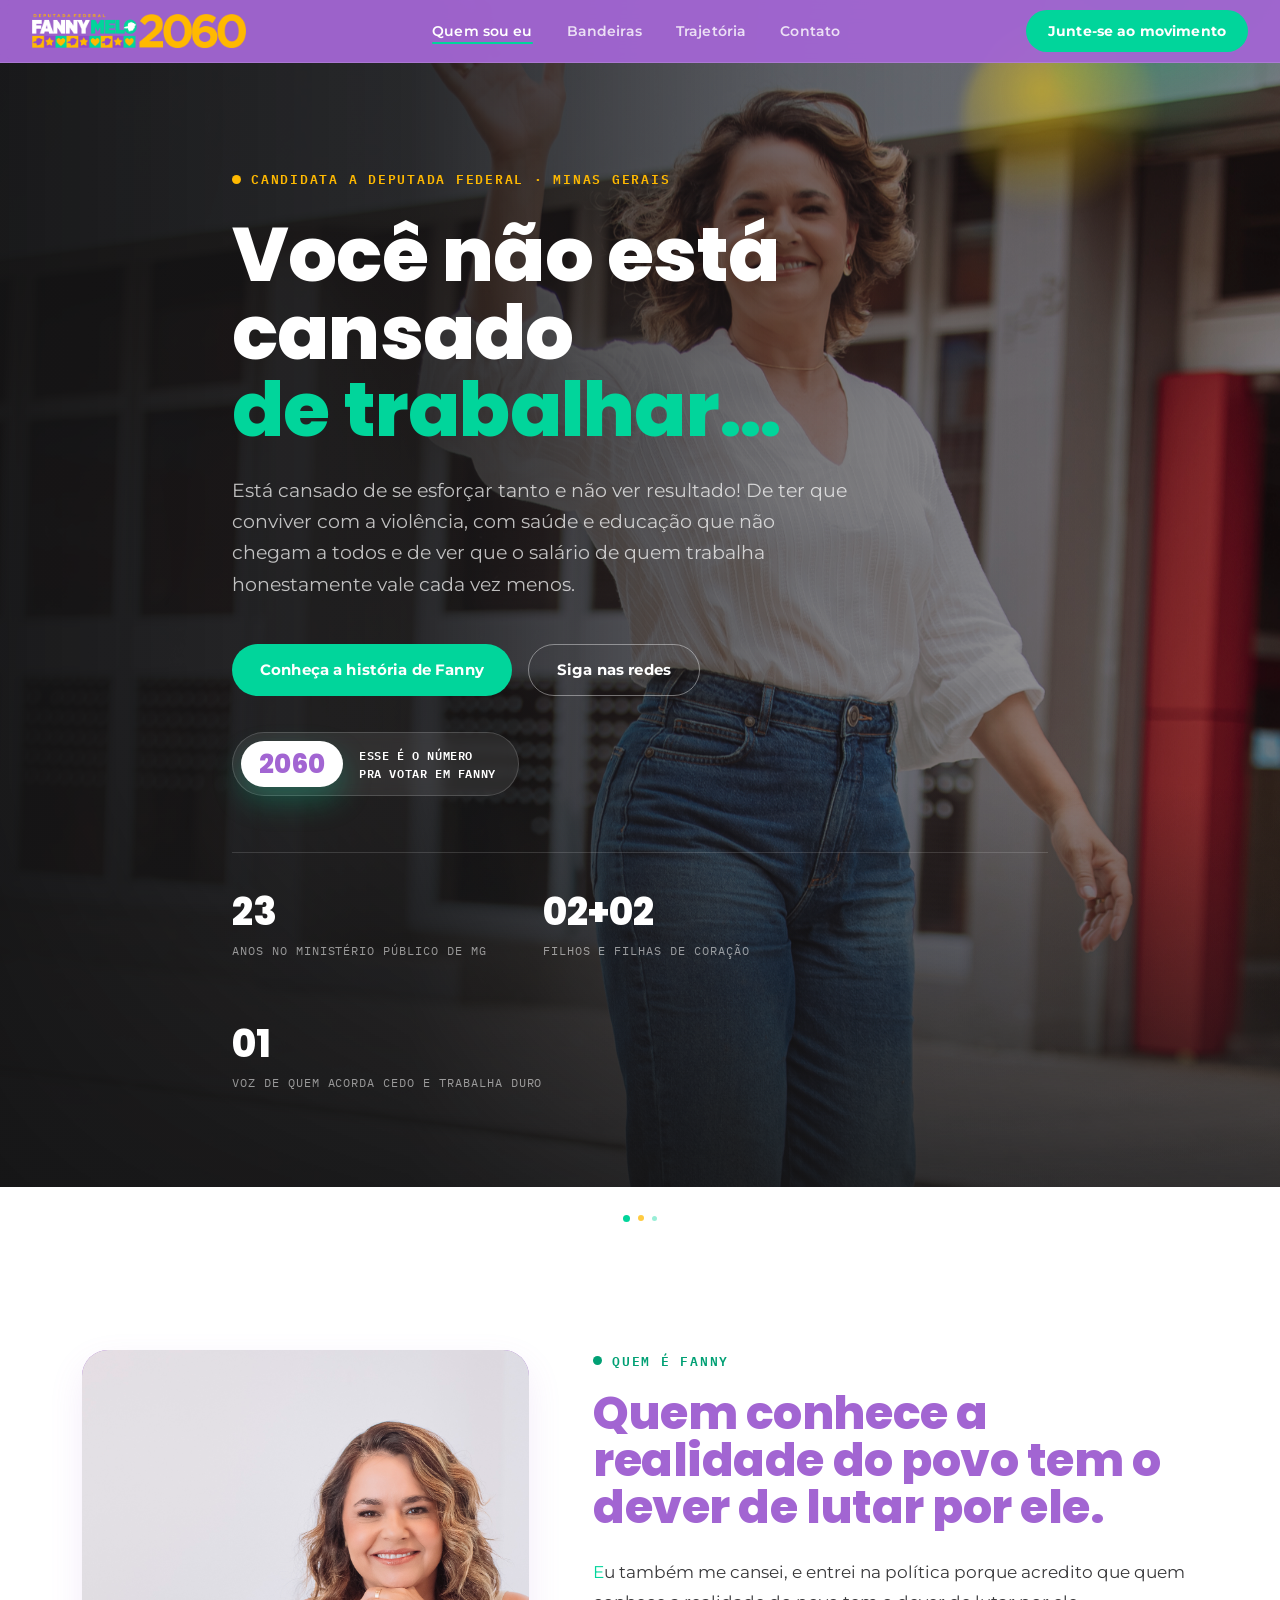
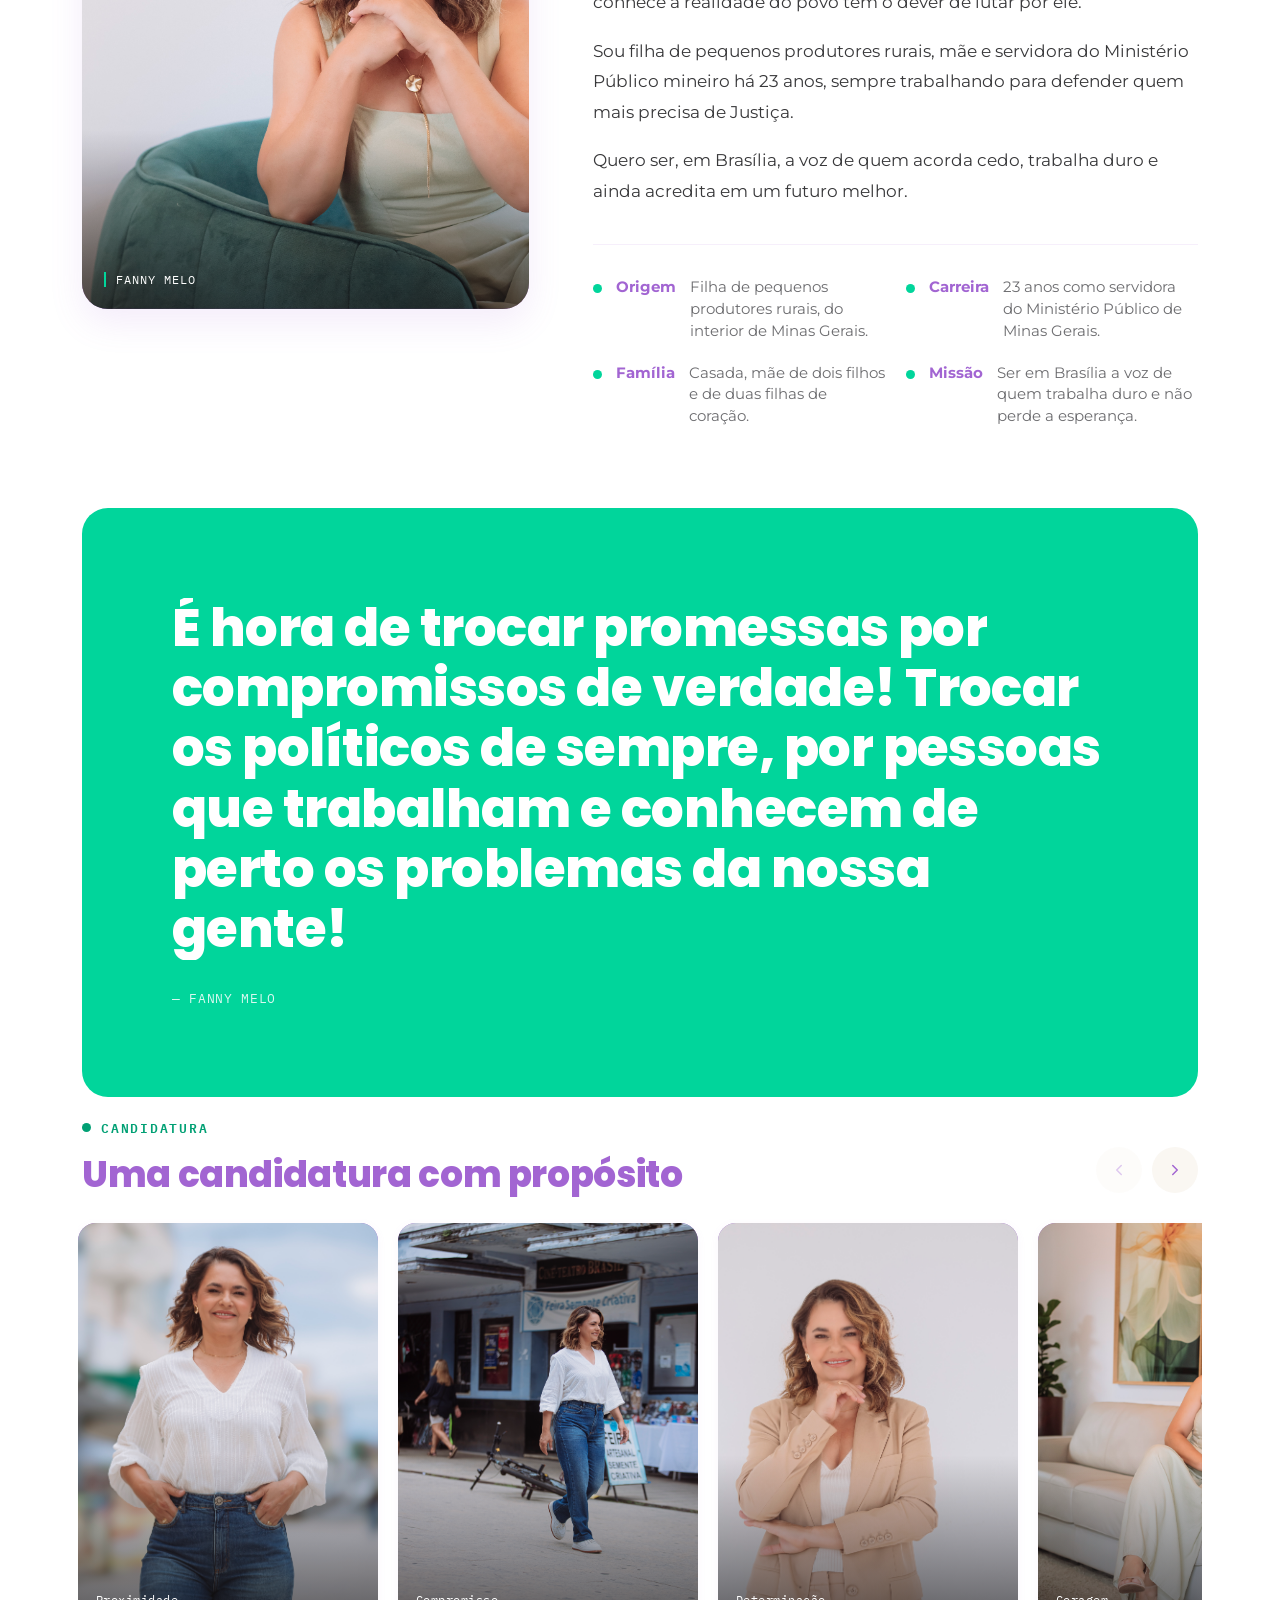
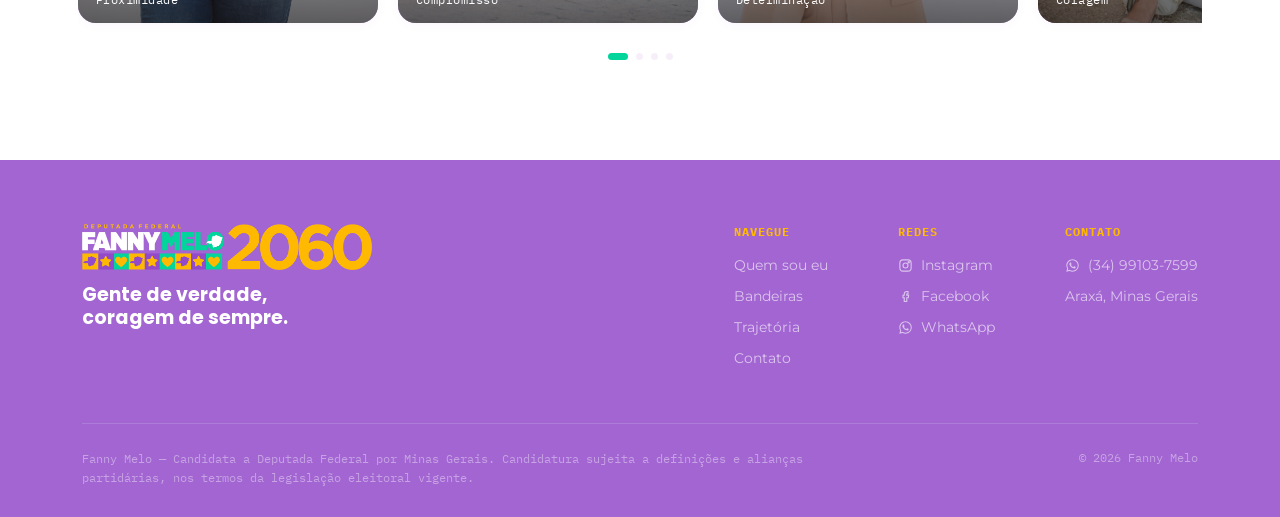
<file: index.html>
<!DOCTYPE html>
<html lang="pt-BR">
<head>
<meta charset="UTF-8">
<meta name="viewport" content="width=device-width, initial-scale=1.0">
<title>Fanny Melo | Candidata a Deputada Federal</title>
<meta name="description" content="Fanny Melo — 23 anos defendendo mulheres, crianças, idosos e quem mais precisa de Justiça. Candidata a Deputada Federal por Minas Gerais.">
<link rel="icon" href="data:image/svg+xml,%3Csvg xmlns='http://www.w3.org/2000/svg' viewBox='0 0 100 100'%3E%3Crect width='100' height='100' rx='20' fill='%23A265D2'/%3E%3Ccircle cx='32' cy='34' r='16' fill='%2300A859'/%3E%3Ccircle cx='58' cy='58' r='16' fill='%23FFB901'/%3E%3C/svg%3E">
<link rel="preconnect" href="https://fonts.googleapis.com">
<link rel="preconnect" href="https://fonts.gstatic.com" crossorigin>
<link href="https://fonts.googleapis.com/css2?family=Poppins:wght@600;700;800&family=Montserrat:wght@400;500;600;700;800&family=IBM+Plex+Mono:wght@500;600&display=swap" rel="stylesheet">
<link rel="stylesheet" href="assets/site.css">
</head>
<body>

<div class="scroll-progress" id="scrollProgress"></div>

<!-- ============ NAV ============ -->
<header class="nav">
  <a href="index.html" class="brand">
    <img src="assets/logo-fanny-melo.png" alt="Fanny Melo" class="logo-img">
  </a>
  <nav class="nav-links">
    <a href="index.html" class="active">Quem sou eu</a>
    <a href="bandeiras.html">Bandeiras</a>
    <a href="trajetoria.html">Trajetória</a>
    <a href="contato.html">Contato</a>
  </nav>
  <a href="contato.html" class="nav-cta">Junte-se ao movimento</a>
  <button class="burger" id="burgerBtn" aria-label="Abrir menu">
    <span></span><span></span><span></span>
  </button>
</header>

<div class="mobile-panel" id="mobilePanel">
  <a href="index.html">Quem <span>sou</span> eu</a>
  <a href="bandeiras.html">Band<span>e</span>iras</a>
  <a href="trajetoria.html">Trajet<span>ó</span>ria</a>
  <a href="contato.html">Cont<span>a</span>to</a>
</div>

<div class="mobile-action-bar">
  <a class="mab-btn mab-whats" href="https://wa.me/5534991037599" target="_blank" rel="noopener">
    <svg viewBox="0 0 24 24" fill="currentColor"><path d="M12.04 2C6.58 2 2.13 6.45 2.13 11.91c0 1.75.46 3.45 1.32 4.95L2 22l5.25-1.38a9.9 9.9 0 0 0 4.79 1.22h.01c5.46 0 9.9-4.45 9.9-9.9 0-2.65-1.03-5.14-2.9-7.01A9.82 9.82 0 0 0 12.04 2m0 1.67c2.24 0 4.35.87 5.93 2.46a8.23 8.23 0 0 1 2.42 5.86c0 4.57-3.72 8.29-8.31 8.29a8.27 8.27 0 0 1-4.22-1.15l-.3-.18-3.12.82.83-3.04-.2-.31a8.2 8.2 0 0 1-1.27-4.4c0-4.58 3.73-8.35 8.24-8.35M8.53 7.33c-.16 0-.43.06-.66.31-.22.25-.87.85-.87 2.07 0 1.22.89 2.4 1.01 2.56.12.17 1.75 2.67 4.25 3.73.6.24 1.06.39 1.42.5.6.19 1.14.16 1.57.1.48-.07 1.46-.6 1.67-1.18.21-.58.21-1.07.14-1.18-.06-.1-.23-.16-.47-.28-.25-.12-1.46-.72-1.69-.8-.22-.08-.39-.12-.56.12-.16.25-.64.8-.78.97-.14.16-.29.18-.53.06-.25-.12-1.04-.38-1.98-1.22-.73-.65-1.23-1.46-1.37-1.7-.14-.25-.02-.38.11-.5.11-.11.25-.29.37-.43.12-.14.16-.25.24-.41.08-.17.04-.31-.02-.43-.06-.12-.56-1.36-.78-1.86-.2-.48-.4-.42-.56-.42h-.47Z"/></svg>
    WhatsApp
  </a>
  <a class="mab-btn mab-primary" href="contato.html#redes">Junte-se ao movimento</a>
</div>

<!-- ============ HERO ============ -->
<section class="hero" id="topo">
  <div class="hero-bg"><img src="assets/hero-fanny.jpg" alt="Fanny Melo caminhando em uma rua de Minas Gerais, acenando"></div>
  <div class="hero-blobs"><div class="b1"></div><div class="b2"></div></div>
  <div class="wrap hero-inner">
    <div class="eyebrow reveal">Candidata a<br class="mobile-break"> Deputada Federal ·<br class="mobile-break"> Minas Gerais</div>
    <h1 class="reveal" data-split>Você não está cansado <span class="hl">de trabalhar…</span></h1>
    <p class="lede reveal">
      Está cansado de se esforçar tanto e não ver resultado! De ter que conviver com a violência, com
      saúde e educação que não chegam a todos e de ver que o salário de quem trabalha honestamente
      vale cada vez menos.
    </p>
    <div class="hero-ctas reveal">
      <a href="#quem-e-fanny" class="btn btn-primary">Conheça a história de Fanny</a>
      <a href="contato.html#redes" class="btn btn-outline">Siga nas redes</a>
    </div>
    <div class="ballot-badge reveal">
      <span class="ballot-num">2060</span>
      <span class="ballot-txt">Esse é o número<br>pra votar em Fanny</span>
    </div>
    <div class="hero-strip reveal">
      <div class="stat"><b><span class="count" data-count="23">0</span></b><span>Anos no Ministério Público de MG</span></div>
      <div class="stat"><b><span class="count" data-count="2" data-pad="2">00</span>+<span class="count" data-count="2" data-pad="2">00</span></b><span>Filhos e filhas de coração</span></div>
      <div class="stat"><b><span class="count" data-count="1" data-pad="2">00</span></b><span>Voz de quem acorda cedo e trabalha duro</span></div>
    </div>
  </div>
</section>

<div class="divider" aria-hidden="true"><span></span><span></span><span></span></div>

<!-- ============ QUEM É FANNY ============ -->
<section class="bio" id="quem-e-fanny">
  <div class="wrap bio-grid">
    <div class="bio-visual reveal img-reveal">
      <img src="assets/bio-fanny.jpg" alt="Fanny Melo, candidata a Deputada Federal por Minas Gerais">
      <span class="tag">Fanny Melo</span>
    </div>
    <div class="bio-text">
      <div class="eyebrow reveal">Quem é Fanny</div>
      <h2 class="reveal" data-split>Quem conhece a realidade do povo tem o dever de lutar por ele.</h2>
      <p class="reveal first-word">
        Eu também me cansei, e entrei na política porque acredito que quem conhece a realidade do povo
        tem o dever de lutar por ele.
      </p>
      <p class="reveal">
        Sou filha de pequenos produtores rurais, mãe e servidora do Ministério Público mineiro há 23 anos,
        sempre trabalhando para defender quem mais precisa de Justiça.
      </p>
      <p class="reveal">
        Quero ser, em Brasília, a voz de quem acorda cedo, trabalha duro e ainda acredita em um futuro melhor.
      </p>

      <div class="bio-facts reveal">
        <div><span class="dot-ic"></span><div><b>Origem</b><p>Filha de pequenos produtores rurais, do interior de Minas Gerais.</p></div></div>
        <div><span class="dot-ic"></span><div><b>Carreira</b><p>23 anos como servidora do Ministério Público de Minas Gerais.</p></div></div>
        <div><span class="dot-ic"></span><div><b>Família</b><p>Casada, mãe de dois filhos e de duas filhas de coração.</p></div></div>
        <div><span class="dot-ic"></span><div><b>Missão</b><p>Ser em Brasília a voz de quem trabalha duro e não perde a esperança.</p></div></div>
      </div>
    </div>
  </div>
</section>

<!-- ============ QUOTE ============ -->
<div class="wrap">
  <section class="quote-block">
    <span class="quote-mark" aria-hidden="true">"</span>
    <div class="wrap">
      <blockquote class="reveal" data-split>
        É hora de trocar promessas por compromissos de verdade! Trocar os políticos de sempre, por pessoas
        que trabalham e conhecem de perto os problemas da nossa gente!
      </blockquote>
      <cite class="reveal">— Fanny Melo</cite>
    </div>
  </section>
</div>

<!-- ============ GALERIA ============ -->
<section class="gallery-section">
  <div class="wrap">
    <div class="gallery-head-row">
      <div class="section-head reveal" style="margin-bottom:0;">
        <div class="eyebrow">Candidatura</div>
        <h2 style="font-size:clamp(26px,3vw,36px);">Uma candidatura com propósito</h2>
      </div>
      <div class="carousel-arrows reveal">
        <button class="carousel-arrow" id="galPrev" aria-label="Foto anterior">
          <svg width="18" height="18" viewBox="0 0 24 24" fill="none" stroke="currentColor" stroke-width="2" stroke-linecap="round" stroke-linejoin="round"><path d="M15 18l-6-6 6-6"/></svg>
        </button>
        <button class="carousel-arrow" id="galNext" aria-label="Próxima foto">
          <svg width="18" height="18" viewBox="0 0 24 24" fill="none" stroke="currentColor" stroke-width="2" stroke-linecap="round" stroke-linejoin="round"><path d="M9 18l6-6-6-6"/></svg>
        </button>
      </div>
    </div>
    <div class="carousel">
      <div class="carousel-track" id="galTrack">
        <figure class="reveal">
          <img src="assets/gallery-2.jpg" alt="Fanny Melo caminhando pelo centro de Araxá, Minas Gerais">
          <figcaption>Proximidade</figcaption>
        </figure>
        <figure class="reveal">
          <img src="assets/gallery-4.jpg" alt="Fanny Melo na Feira Semente Criativa, em Araxá">
          <figcaption>Compromisso</figcaption>
        </figure>
        <figure class="reveal">
          <img src="assets/gallery-3.jpg" alt="Fanny Melo com o Cristo de Araxá ao fundo">
          <figcaption>Determinação</figcaption>
        </figure>
        <figure class="reveal">
          <img src="assets/gallery-1.jpg" alt="Fanny Melo em retrato institucional">
          <figcaption>Coragem</figcaption>
        </figure>
      </div>
    </div>
    <div class="carousel-dots-row">
      <div class="carousel-dots" id="galDots"></div>
    </div>
  </div>
</section>

<!-- ============ FOOTER ============ -->
<footer>
  <div class="wrap">
    <div class="footer-top">
      <div>
        <img src="assets/logo-fanny-melo.png" alt="Fanny Melo" class="logo-img">
        <div class="slogan">Gente de verdade, coragem de sempre.</div>
      </div>
      <div class="footer-cols">
        <div class="footer-col">
          <h4>Navegue</h4>
          <a href="index.html">Quem sou eu</a>
          <a href="bandeiras.html">Bandeiras</a>
          <a href="trajetoria.html">Trajetória</a>
          <a href="contato.html">Contato</a>
        </div>
        <div class="footer-col">
          <h4>Redes</h4>
          <a href="https://www.instagram.com/fannymelo.araxa/" target="_blank" rel="noopener">
            <svg viewBox="0 0 24 24" fill="none" stroke="currentColor" stroke-width="1.8"><rect x="3" y="3" width="18" height="18" rx="5"/><circle cx="12" cy="12" r="4"/><circle cx="17.2" cy="6.8" r="1"/></svg>
            Instagram
          </a>
          <a href="https://www.facebook.com/fannymelo.araxa/" target="_blank" rel="noopener">
            <svg viewBox="0 0 24 24" fill="none" stroke="currentColor" stroke-width="1.8"><path d="M14 8h2V4h-2a4 4 0 0 0-4 4v2H8v4h2v6h4v-6h2.5l.5-4H14V8z"/></svg>
            Facebook
          </a>
          <a href="https://wa.me/5534991037599" target="_blank" rel="noopener">
            <svg viewBox="0 0 24 24" fill="currentColor"><path d="M12.04 2C6.58 2 2.13 6.45 2.13 11.91c0 1.75.46 3.45 1.32 4.95L2 22l5.25-1.38a9.9 9.9 0 0 0 4.79 1.22h.01c5.46 0 9.9-4.45 9.9-9.9 0-2.65-1.03-5.14-2.9-7.01A9.82 9.82 0 0 0 12.04 2m0 1.67c2.24 0 4.35.87 5.93 2.46a8.23 8.23 0 0 1 2.42 5.86c0 4.57-3.72 8.29-8.31 8.29a8.27 8.27 0 0 1-4.22-1.15l-.3-.18-3.12.82.83-3.04-.2-.31a8.2 8.2 0 0 1-1.27-4.4c0-4.58 3.73-8.35 8.24-8.35M8.53 7.33c-.16 0-.43.06-.66.31-.22.25-.87.85-.87 2.07 0 1.22.89 2.4 1.01 2.56.12.17 1.75 2.67 4.25 3.73.6.24 1.06.39 1.42.5.6.19 1.14.16 1.57.1.48-.07 1.46-.6 1.67-1.18.21-.58.21-1.07.14-1.18-.06-.1-.23-.16-.47-.28-.25-.12-1.46-.72-1.69-.8-.22-.08-.39-.12-.56.12-.16.25-.64.8-.78.97-.14.16-.29.18-.53.06-.25-.12-1.04-.38-1.98-1.22-.73-.65-1.23-1.46-1.37-1.7-.14-.25-.02-.38.11-.5.11-.11.25-.29.37-.43.12-.14.16-.25.24-.41.08-.17.04-.31-.02-.43-.06-.12-.56-1.36-.78-1.86-.2-.48-.4-.42-.56-.42h-.47Z"/></svg>
            WhatsApp
          </a>
        </div>
        <div class="footer-col">
          <h4>Contato</h4>
          <a href="https://wa.me/5534991037599" target="_blank" rel="noopener">
            <svg viewBox="0 0 24 24" fill="currentColor"><path d="M12.04 2C6.58 2 2.13 6.45 2.13 11.91c0 1.75.46 3.45 1.32 4.95L2 22l5.25-1.38a9.9 9.9 0 0 0 4.79 1.22h.01c5.46 0 9.9-4.45 9.9-9.9 0-2.65-1.03-5.14-2.9-7.01A9.82 9.82 0 0 0 12.04 2m0 1.67c2.24 0 4.35.87 5.93 2.46a8.23 8.23 0 0 1 2.42 5.86c0 4.57-3.72 8.29-8.31 8.29a8.27 8.27 0 0 1-4.22-1.15l-.3-.18-3.12.82.83-3.04-.2-.31a8.2 8.2 0 0 1-1.27-4.4c0-4.58 3.73-8.35 8.24-8.35M8.53 7.33c-.16 0-.43.06-.66.31-.22.25-.87.85-.87 2.07 0 1.22.89 2.4 1.01 2.56.12.17 1.75 2.67 4.25 3.73.6.24 1.06.39 1.42.5.6.19 1.14.16 1.57.1.48-.07 1.46-.6 1.67-1.18.21-.58.21-1.07.14-1.18-.06-.1-.23-.16-.47-.28-.25-.12-1.46-.72-1.69-.8-.22-.08-.39-.12-.56.12-.16.25-.64.8-.78.97-.14.16-.29.18-.53.06-.25-.12-1.04-.38-1.98-1.22-.73-.65-1.23-1.46-1.37-1.7-.14-.25-.02-.38.11-.5.11-.11.25-.29.37-.43.12-.14.16-.25.24-.41.08-.17.04-.31-.02-.43-.06-.12-.56-1.36-.78-1.86-.2-.48-.4-.42-.56-.42h-.47Z"/></svg>
            (34) 99103-7599
          </a>
          <p>Araxá, Minas Gerais</p>
        </div>
      </div>
    </div>
    <div class="footer-bottom">
      <p class="footer-legal">Fanny Melo — Candidata a Deputada Federal por Minas Gerais. Candidatura sujeita a definições e alianças partidárias, nos termos da legislação eleitoral vigente.</p>
      <p>© 2026 Fanny Melo</p>
    </div>
  </div>
</footer>

<script src="assets/site.js" defer></script>
</body>
</html>
</file>
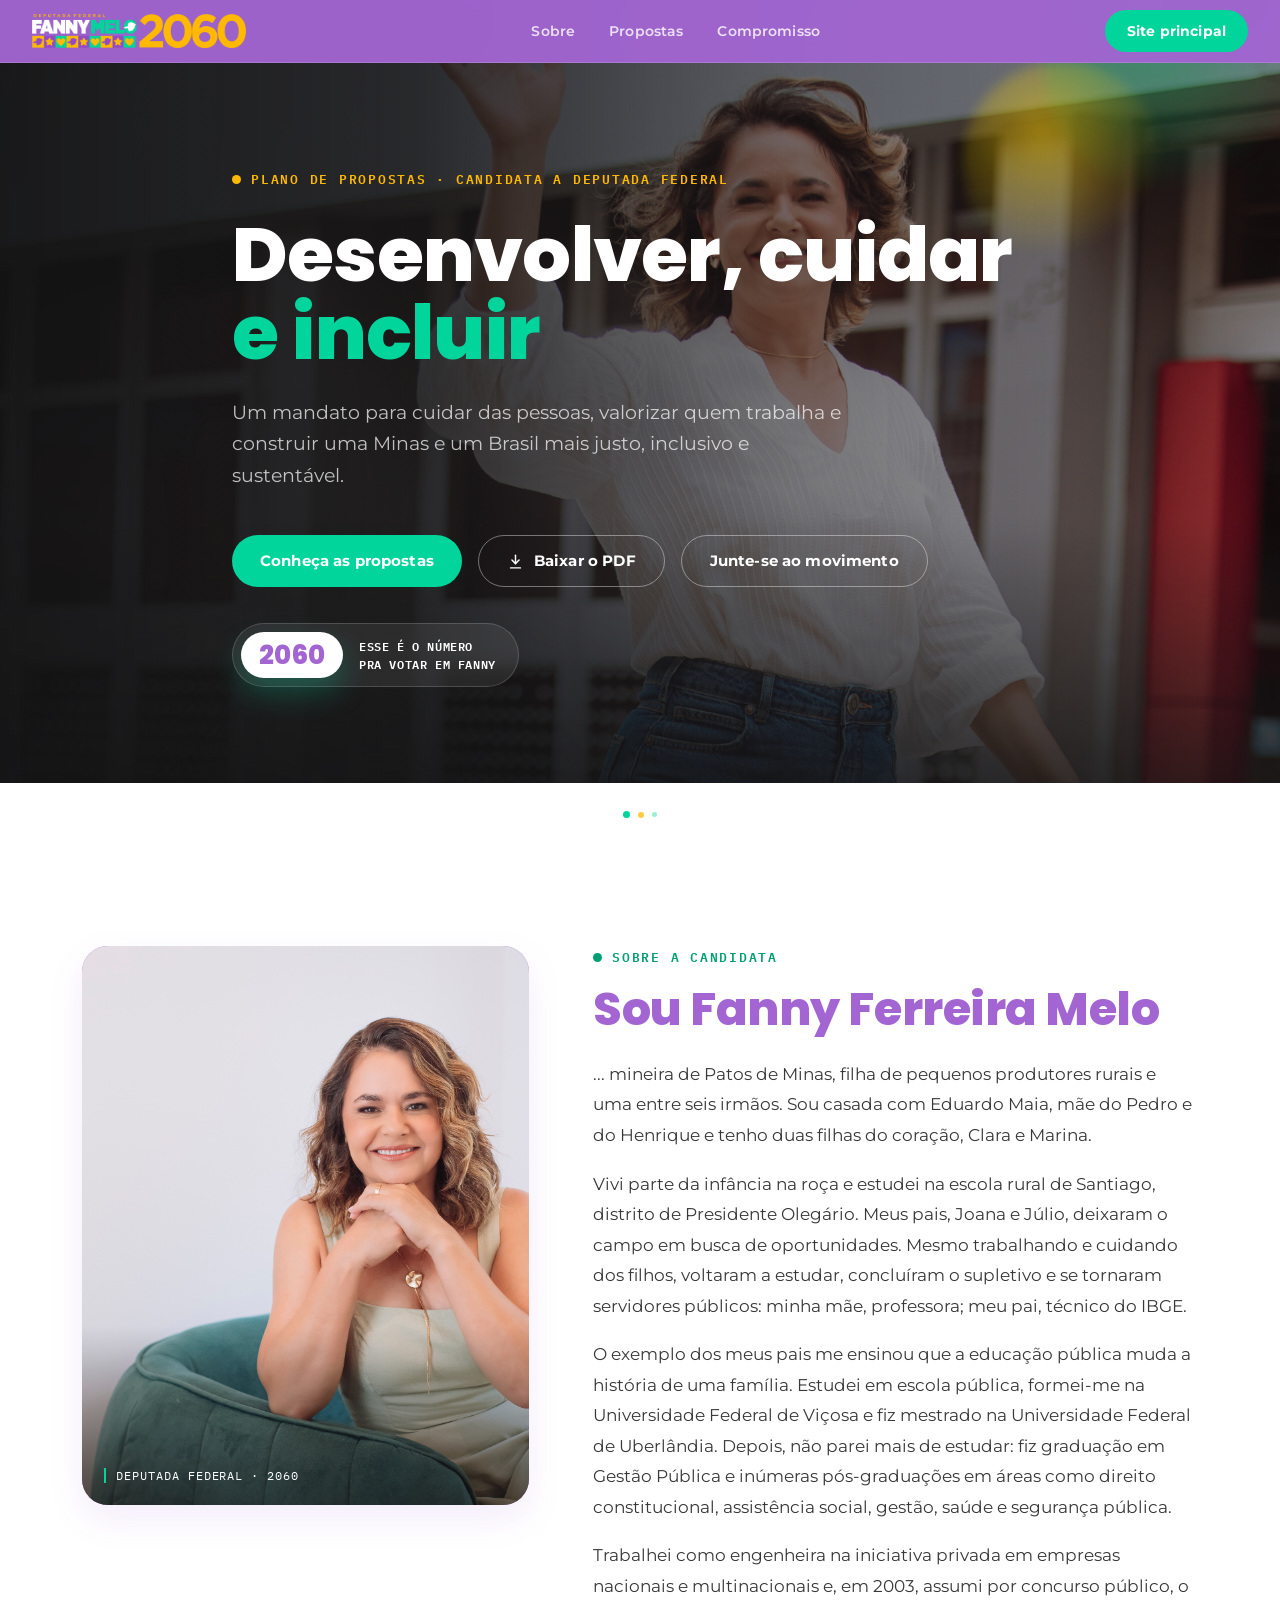
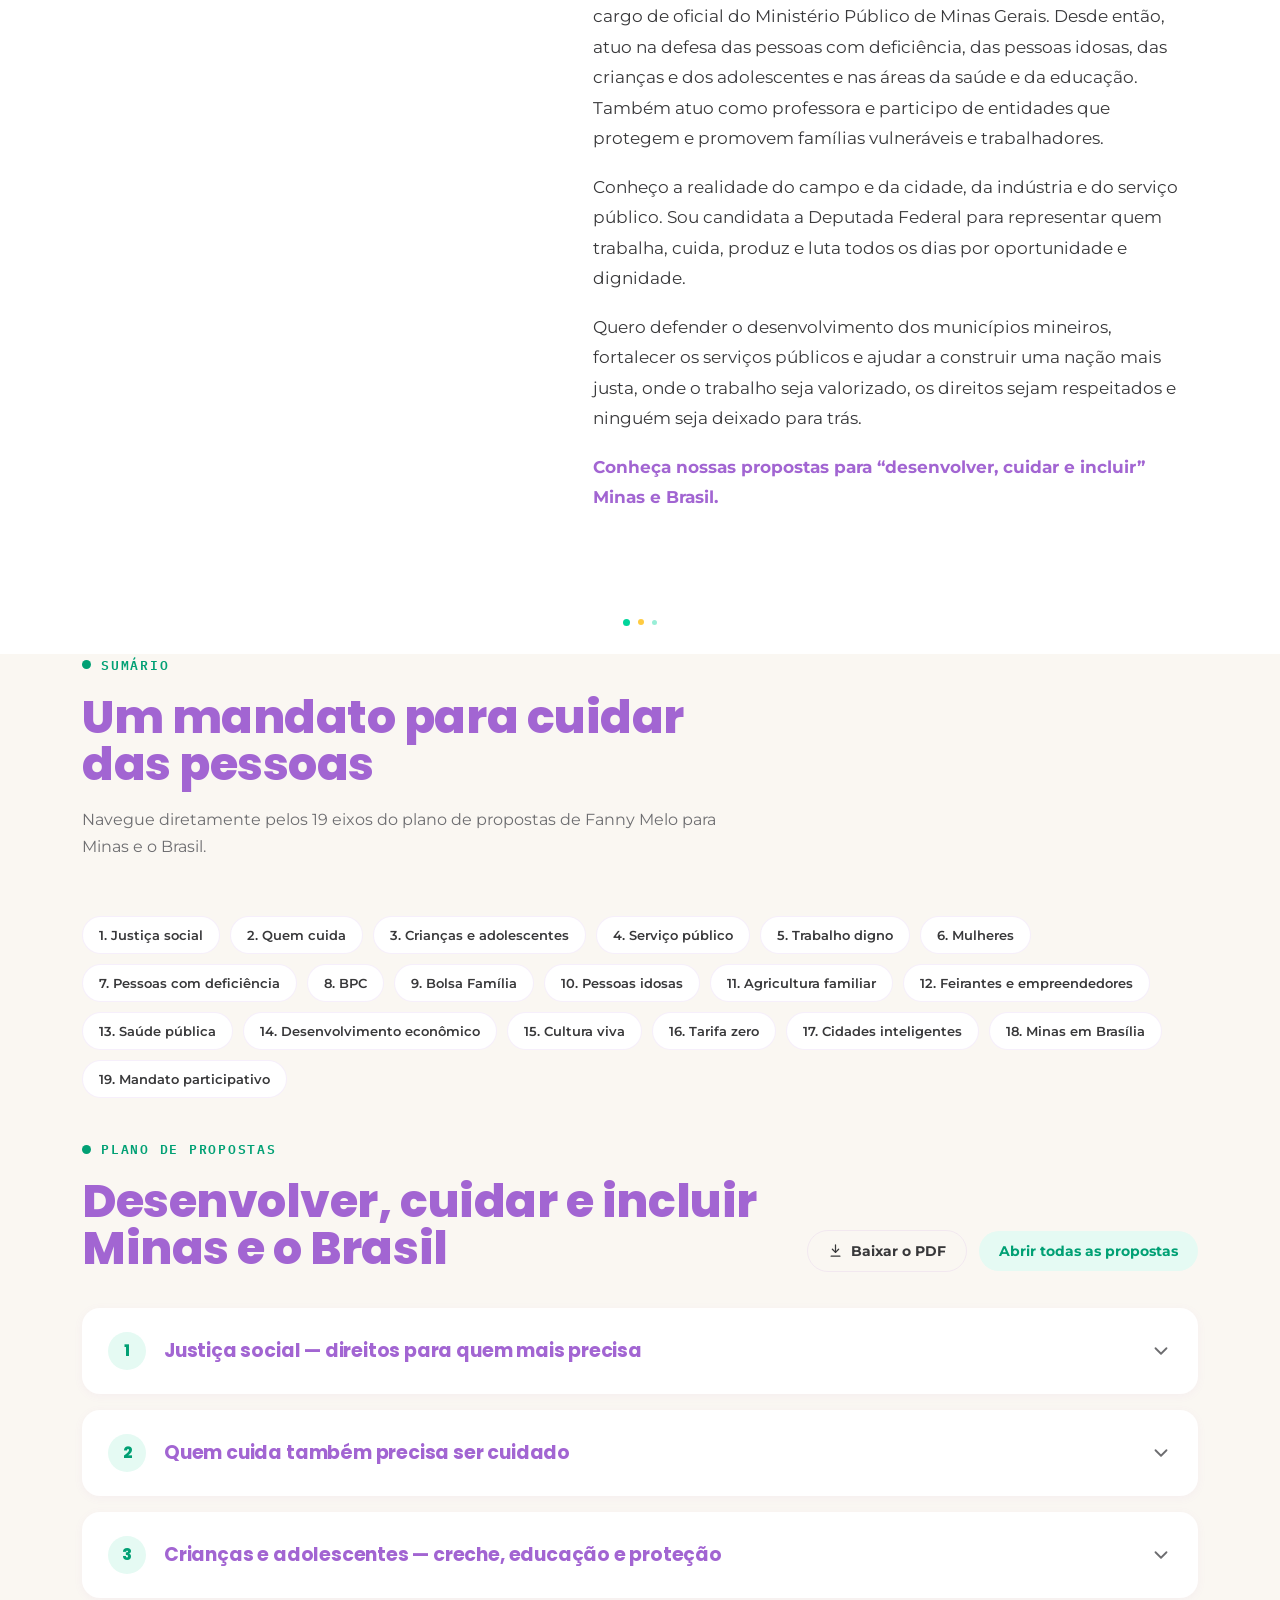
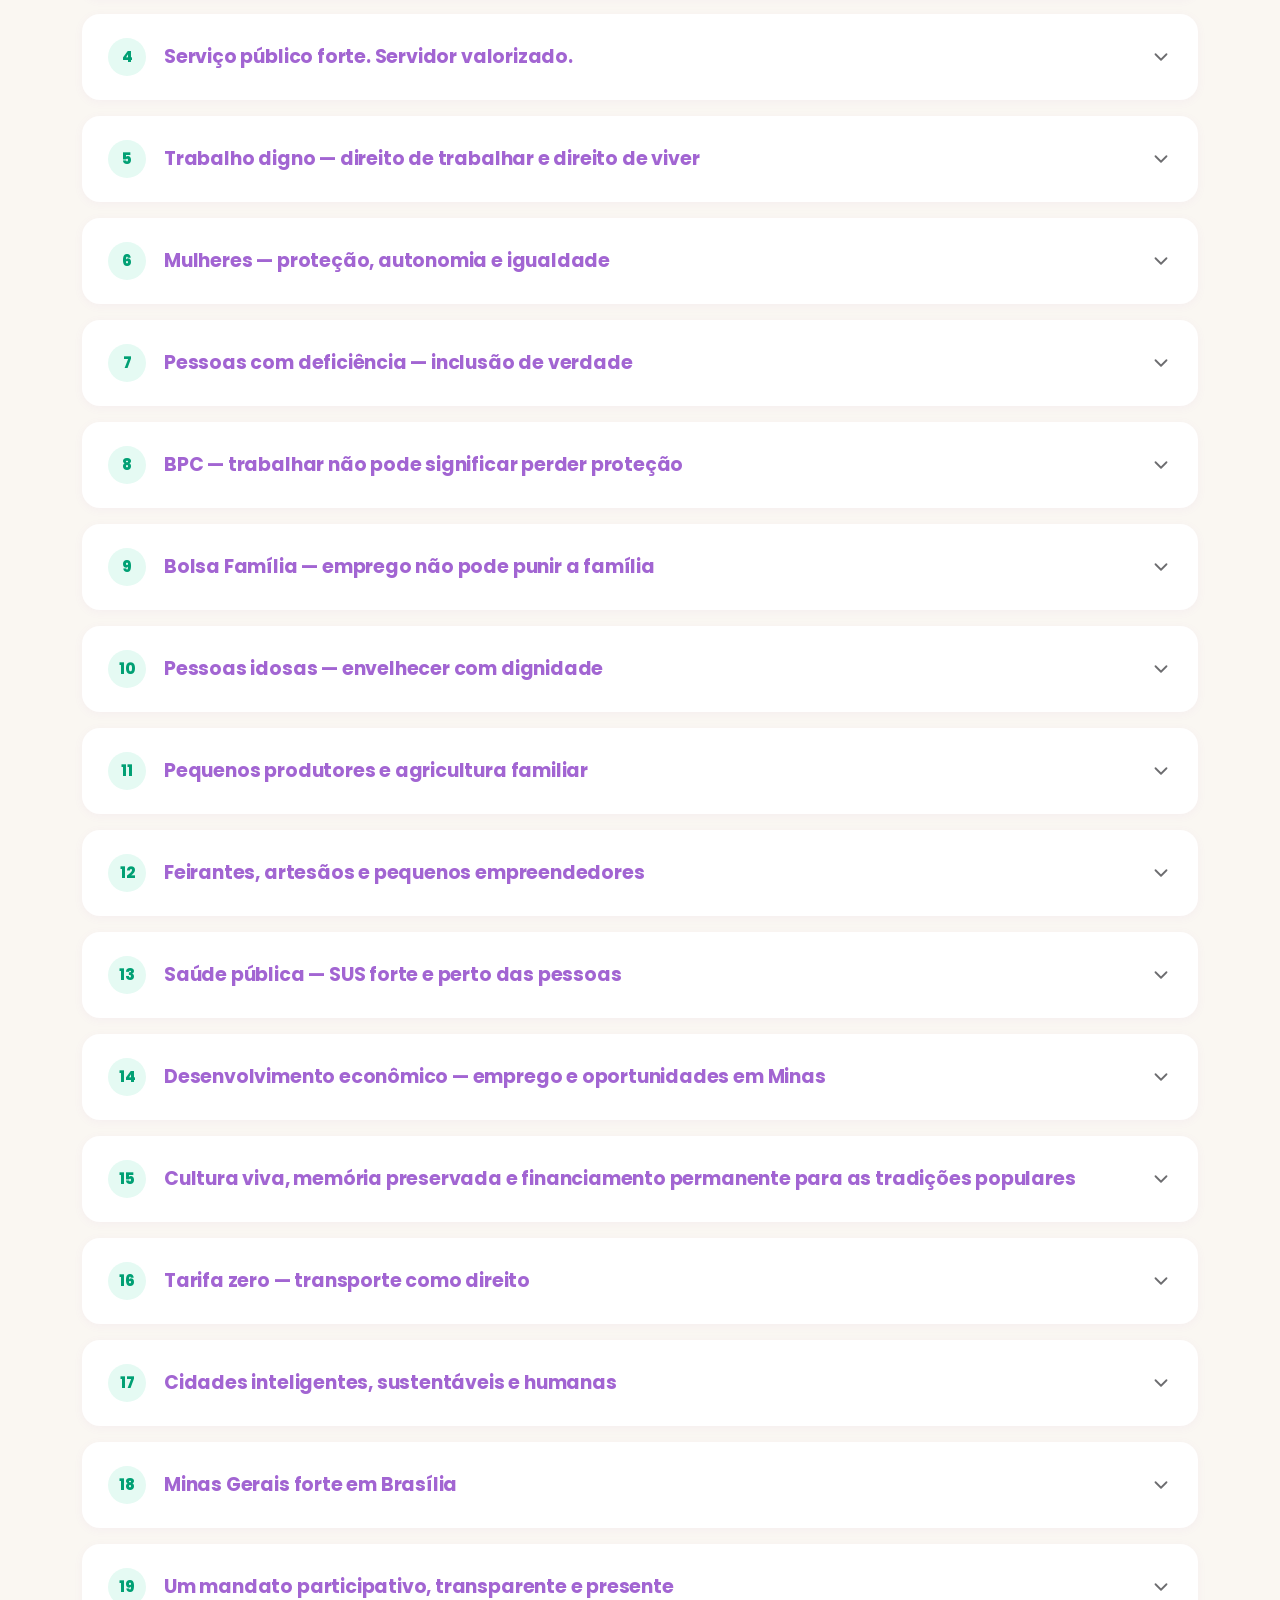
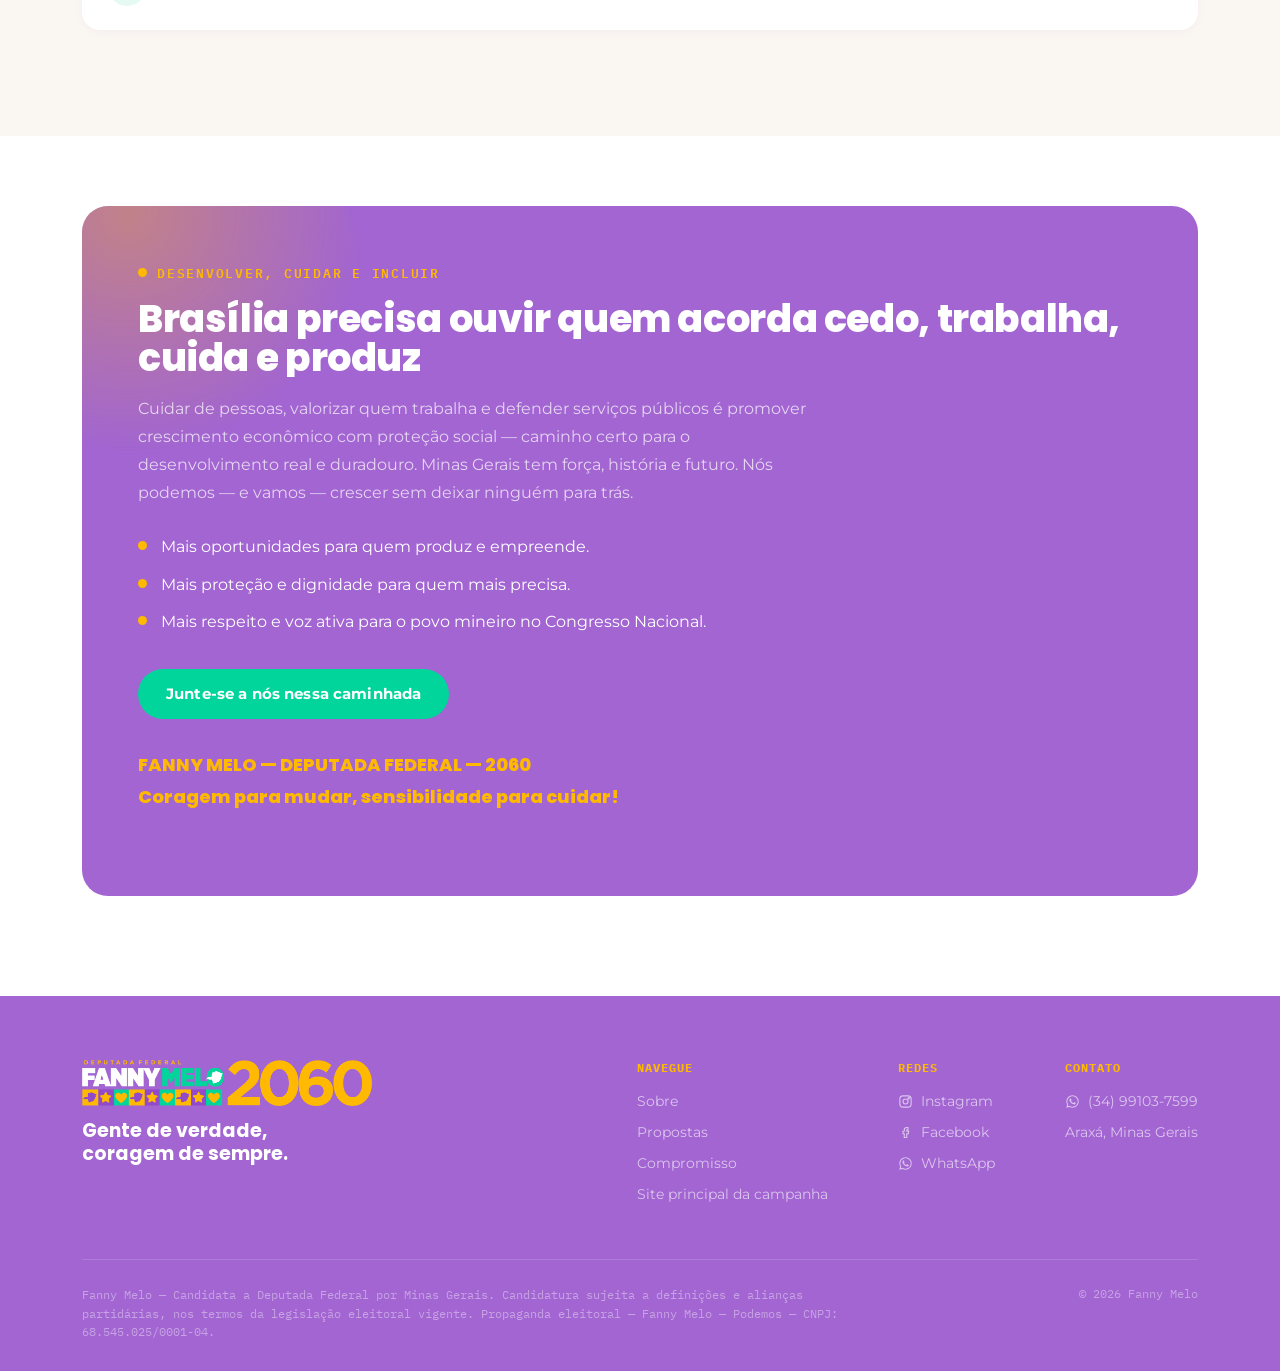
<file: propostas/index.html>
<!DOCTYPE html>
<html lang="pt-BR">
<head>
<meta charset="UTF-8">
<meta name="viewport" content="width=device-width, initial-scale=1.0">
<title>Plano de Propostas | Fanny Melo 2060</title>
<meta name="description" content="Conheça o Plano de Propostas de Fanny Melo — candidata a Deputada Federal por Minas Gerais, número 2060. Justiça social, cuidado, educação, saúde, trabalho digno, mulheres, pessoas com deficiência, pessoas idosas, agricultura familiar, cultura e muito mais.">
<link rel="icon" href="data:image/svg+xml,%3Csvg xmlns='http://www.w3.org/2000/svg' viewBox='0 0 100 100'%3E%3Crect width='100' height='100' rx='20' fill='%23A265D2'/%3E%3Ccircle cx='32' cy='34' r='16' fill='%2300A859'/%3E%3Ccircle cx='58' cy='58' r='16' fill='%23FFB901'/%3E%3C/svg%3E">
<link rel="preconnect" href="https://fonts.googleapis.com">
<link rel="preconnect" href="https://fonts.gstatic.com" crossorigin>
<link href="https://fonts.googleapis.com/css2?family=Poppins:wght@600;700;800&family=Montserrat:wght@400;500;600;700;800&family=IBM+Plex+Mono:wght@500;600&display=swap" rel="stylesheet">
<link rel="stylesheet" href="assets/site.css">
<link rel="stylesheet" href="assets/propostas.css">
</head>
<body>

<div class="scroll-progress" id="scrollProgress"></div>

<!-- ============ NAV ============ -->
<header class="nav">
  <a href="#topo" class="brand">
    <img src="assets/logo-fanny-melo-v2.png" alt="Fanny Melo" class="logo-img">
  </a>
  <nav class="nav-links">
    <a href="#sobre">Sobre</a>
    <a href="#propostas">Propostas</a>
    <a href="#compromisso">Compromisso</a>
  </nav>
  <a href="https://fannymelo.com.br" class="nav-cta">Site principal</a>
  <button class="burger" id="burgerBtn" aria-label="Abrir menu">
    <span></span><span></span><span></span>
  </button>
</header>

<div class="mobile-panel" id="mobilePanel">
  <a href="#sobre">S<span>o</span>bre</a>
  <a href="#propostas">Prop<span>o</span>stas</a>
  <a href="#compromisso">Compr<span>o</span>misso</a>
  <a href="https://fannymelo.com.br">Site <span>p</span>rincipal</a>
</div>

<div class="mobile-action-bar">
  <a class="mab-btn mab-whats" href="https://wa.me/5534991037599" target="_blank" rel="noopener">
    <svg viewBox="0 0 24 24" fill="currentColor"><path d="M12.04 2C6.58 2 2.13 6.45 2.13 11.91c0 1.75.46 3.45 1.32 4.95L2 22l5.25-1.38a9.9 9.9 0 0 0 4.79 1.22h.01c5.46 0 9.9-4.45 9.9-9.9 0-2.65-1.03-5.14-2.9-7.01A9.82 9.82 0 0 0 12.04 2m0 1.67c2.24 0 4.35.87 5.93 2.46a8.23 8.23 0 0 1 2.42 5.86c0 4.57-3.72 8.29-8.31 8.29a8.27 8.27 0 0 1-4.22-1.15l-.3-.18-3.12.82.83-3.04-.2-.31a8.2 8.2 0 0 1-1.27-4.4c0-4.58 3.73-8.35 8.24-8.35M8.53 7.33c-.16 0-.43.06-.66.31-.22.25-.87.85-.87 2.07 0 1.22.89 2.4 1.01 2.56.12.17 1.75 2.67 4.25 3.73.6.24 1.06.39 1.42.5.6.19 1.14.16 1.57.1.48-.07 1.46-.6 1.67-1.18.21-.58.21-1.07.14-1.18-.06-.1-.23-.16-.47-.28-.25-.12-1.46-.72-1.69-.8-.22-.08-.39-.12-.56.12-.16.25-.64.8-.78.97-.14.16-.29.18-.53.06-.25-.12-1.04-.38-1.98-1.22-.73-.65-1.23-1.46-1.37-1.7-.14-.25-.02-.38.11-.5.11-.11.25-.29.37-.43.12-.14.16-.25.24-.41.08-.17.04-.31-.02-.43-.06-.12-.56-1.36-.78-1.86-.2-.48-.4-.42-.56-.42h-.47Z"/></svg>
    WhatsApp
  </a>
  <a class="mab-btn mab-primary" href="#compromisso">Junte-se ao movimento</a>
</div>

<!-- ============ HERO ============ -->
<section class="hero" id="topo">
  <div class="hero-bg"><img src="assets/hero-fanny.jpg" alt="Fanny Melo caminhando em uma rua de Minas Gerais, acenando"></div>
  <div class="hero-blobs"><div class="b1"></div><div class="b2"></div></div>
  <div class="wrap hero-inner">
    <div class="eyebrow reveal">Plano de Propostas · Candidata a<br class="mobile-break"> Deputada Federal</div>
    <h1 class="reveal" data-split>Desenvolver, cuidar <span class="hl">e incluir</span></h1>
    <p class="lede reveal">
      Um mandato para cuidar das pessoas, valorizar quem trabalha e construir uma Minas e um Brasil
      mais justo, inclusivo e sustentável.
    </p>
    <div class="hero-ctas reveal">
      <a href="#propostas" class="btn btn-primary">Conheça as propostas</a>
      <a href="assets/fanny-melo-plano-de-propostas.pdf" download class="btn btn-outline">
        <svg width="17" height="17" viewBox="0 0 24 24" fill="none" stroke="currentColor" stroke-width="2" stroke-linecap="round" stroke-linejoin="round"><path d="M12 3v12"/><path d="M7 10l5 5 5-5"/><path d="M5 21h14"/></svg>
        Baixar o PDF
      </a>
      <a href="#compromisso" class="btn btn-outline">Junte-se ao movimento</a>
    </div>
    <div class="ballot-badge reveal">
      <span class="ballot-num">2060</span>
      <span class="ballot-txt">Esse é o número<br>pra votar em Fanny</span>
    </div>
  </div>
</section>

<div class="divider" aria-hidden="true"><span></span><span></span><span></span></div>

<!-- ============ SOBRE ============ -->
<section class="bio" id="sobre">
  <div class="wrap bio-grid">
    <div class="bio-visual reveal img-reveal">
      <img src="assets/bio-fanny.jpg" alt="Fanny Melo">
      <span class="tag">Deputada Federal · 2060</span>
    </div>
    <div class="bio-text">
      <span class="eyebrow reveal">Sobre a candidata</span>
      <h2 class="reveal">Sou Fanny Ferreira Melo</h2>
      <p class="reveal first-word">
        ... mineira de Patos de Minas, filha de pequenos produtores rurais e uma entre seis irmãos.
        Sou casada com Eduardo Maia, mãe do Pedro e do Henrique e tenho duas filhas do coração,
        Clara e Marina.
      </p>
      <p class="reveal">
        Vivi parte da infância na roça e estudei na escola rural de Santiago, distrito de Presidente
        Olegário. Meus pais, Joana e Júlio, deixaram o campo em busca de oportunidades. Mesmo
        trabalhando e cuidando dos filhos, voltaram a estudar, concluíram o supletivo e se tornaram
        servidores públicos: minha mãe, professora; meu pai, técnico do IBGE.
      </p>
      <p class="reveal">
        O exemplo dos meus pais me ensinou que a educação pública muda a história de uma família.
        Estudei em escola pública, formei-me na Universidade Federal de Viçosa e fiz mestrado na
        Universidade Federal de Uberlândia. Depois, não parei mais de estudar: fiz graduação em
        Gestão Pública e inúmeras pós-graduações em áreas como direito constitucional, assistência
        social, gestão, saúde e segurança pública.
      </p>
      <p class="reveal">
        Trabalhei como engenheira na iniciativa privada em empresas nacionais e multinacionais e,
        em 2003, assumi por concurso público, o cargo de oficial do Ministério Público de Minas
        Gerais. Desde então, atuo na defesa das pessoas com deficiência, das pessoas idosas, das
        crianças e dos adolescentes e nas áreas da saúde e da educação. Também atuo como professora
        e participo de entidades que protegem e promovem famílias vulneráveis e trabalhadores.
      </p>
      <p class="reveal">
        Conheço a realidade do campo e da cidade, da indústria e do serviço público. Sou candidata a
        Deputada Federal para representar quem trabalha, cuida, produz e luta todos os dias por
        oportunidade e dignidade.
      </p>
      <p class="reveal">
        Quero defender o desenvolvimento dos municípios mineiros, fortalecer os serviços públicos e
        ajudar a construir uma nação mais justa, onde o trabalho seja valorizado, os direitos sejam
        respeitados e ninguém seja deixado para trás.
      </p>
      <p class="reveal" style="font-weight:700;color:var(--grafite);">
        Conheça nossas propostas para “desenvolver, cuidar e incluir” Minas e Brasil.
      </p>
    </div>
  </div>
</section>

<div class="divider" aria-hidden="true"><span></span><span></span><span></span></div>

<!-- ============ SUMÁRIO ============ -->
<section class="toc-section">
  <div class="wrap">
    <div class="section-head">
      <span class="eyebrow reveal">Sumário</span>
      <h2 class="reveal">Um mandato para cuidar das pessoas</h2>
      <p class="reveal">Navegue diretamente pelos 19 eixos do plano de propostas de Fanny Melo para Minas e o Brasil.</p>
    </div>
    <div class="toc-chips reveal">
      <a class="toc-chip" href="#proposta-1">1. Justiça social</a>
      <a class="toc-chip" href="#proposta-2">2. Quem cuida</a>
      <a class="toc-chip" href="#proposta-3">3. Crianças e adolescentes</a>
      <a class="toc-chip" href="#proposta-4">4. Serviço público</a>
      <a class="toc-chip" href="#proposta-5">5. Trabalho digno</a>
      <a class="toc-chip" href="#proposta-6">6. Mulheres</a>
      <a class="toc-chip" href="#proposta-7">7. Pessoas com deficiência</a>
      <a class="toc-chip" href="#proposta-8">8. BPC</a>
      <a class="toc-chip" href="#proposta-9">9. Bolsa Família</a>
      <a class="toc-chip" href="#proposta-10">10. Pessoas idosas</a>
      <a class="toc-chip" href="#proposta-11">11. Agricultura familiar</a>
      <a class="toc-chip" href="#proposta-12">12. Feirantes e empreendedores</a>
      <a class="toc-chip" href="#proposta-13">13. Saúde pública</a>
      <a class="toc-chip" href="#proposta-14">14. Desenvolvimento econômico</a>
      <a class="toc-chip" href="#proposta-15">15. Cultura viva</a>
      <a class="toc-chip" href="#proposta-16">16. Tarifa zero</a>
      <a class="toc-chip" href="#proposta-17">17. Cidades inteligentes</a>
      <a class="toc-chip" href="#proposta-18">18. Minas em Brasília</a>
      <a class="toc-chip" href="#proposta-19">19. Mandato participativo</a>
    </div>
  </div>
</section>

<!-- ============ PROPOSTAS ============ -->
<section class="proposals" id="propostas">
  <div class="wrap">
    <div class="proposals-head">
      <div class="section-head" style="margin-bottom:0;">
        <span class="eyebrow reveal">Plano de propostas</span>
        <h2 class="reveal">Desenvolver, cuidar e incluir Minas e o Brasil</h2>
      </div>
      <div class="proposals-head-actions">
        <a href="assets/fanny-melo-plano-de-propostas.pdf" download class="toggle-all toggle-all-download">
          <svg width="15" height="15" viewBox="0 0 24 24" fill="none" stroke="currentColor" stroke-width="2" stroke-linecap="round" stroke-linejoin="round"><path d="M12 3v12"/><path d="M7 10l5 5 5-5"/><path d="M5 21h14"/></svg>
          Baixar o PDF
        </a>
        <button class="toggle-all" id="toggleAll" type="button">Abrir todas as propostas</button>
      </div>
    </div>

    <details class="proposal-item reveal" id="proposta-1">
      <summary>
        <span class="proposal-num">1</span>
        <h3>Justiça social — direitos para quem mais precisa</h3>
        <svg class="proposal-chevron" viewBox="0 0 24 24" fill="none" stroke="currentColor" stroke-width="2" stroke-linecap="round" stroke-linejoin="round"><path d="M6 9l6 6 6-6"/></svg>
      </summary>
      <div class="proposal-body">
        <ul>
          <li>Defender o combate à pobreza, à fome e às desigualdades sociais e regionais.</li>
          <li>Fortalecer o SUS, SUAS, educação pública, previdência e assistência social.</li>
          <li>Defender políticas públicas de moradia digna e regularização fundiária.</li>
          <li>Ampliar o financiamento federal de CRAS, CREAS e demais equipamentos da rede de proteção social.</li>
          <li>Defender orçamento público que priorize direitos sociais e investimentos que melhorem efetivamente a vida das pessoas.</li>
          <li>Trabalhar por uma tributação mais justa e progressiva, fazendo com que quem possui maior capacidade econômica contribua proporcionalmente mais.</li>
          <li>Combater privilégios, desperdícios, corrupção e utilização do dinheiro público para interesses particulares.</li>
        </ul>
      </div>
    </details>

    <details class="proposal-item reveal" id="proposta-2">
      <summary>
        <span class="proposal-num">2</span>
        <h3>Quem cuida também precisa ser cuidado</h3>
        <svg class="proposal-chevron" viewBox="0 0 24 24" fill="none" stroke="currentColor" stroke-width="2" stroke-linecap="round" stroke-linejoin="round"><path d="M6 9l6 6 6-6"/></svg>
      </summary>
      <div class="proposal-body">
        <p class="proposal-intro">Esta será uma das marcas do mandato: reconhecer o cuidado como trabalho socialmente indispensável e proteger quem abre mão de renda, carreira e tempo para cuidar de outra pessoa.</p>
        <ul>
          <li>Criar a Renda Cidadã do Cuidado, buscando assegurar renda mínima de um salário mínimo às mães atípicas e demais responsáveis pelo cuidado permanente de pessoas com deficiência, pessoas idosas ou outras pessoas em condição de dependência ou vulnerabilidade.</li>
          <li>Criar um Sistema Nacional de Registro do Trabalho de Cuidado, para reconhecer e contabilizar o período dedicado ao cuidado para fins de proteção previdenciária e aposentadoria.</li>
          <li>Defender políticas de proteção previdenciária para cuidadores familiares.</li>
          <li>Ampliar serviços públicos de apoio e acolhimento às famílias cuidadoras.</li>
          <li>Defender políticas de saúde mental, descanso e apoio psicossocial para quem cuida.</li>
          <li>Incentivar políticas que permitam conciliar trabalho, maternidade, cuidado e vida familiar.</li>
        </ul>
        <p class="proposal-note">Cuidar de quem precisa não pode significar abrir mão do próprio futuro.</p>
      </div>
    </details>

    <details class="proposal-item reveal" id="proposta-3">
      <summary>
        <span class="proposal-num">3</span>
        <h3>Crianças e adolescentes — creche, educação e proteção</h3>
        <svg class="proposal-chevron" viewBox="0 0 24 24" fill="none" stroke="currentColor" stroke-width="2" stroke-linecap="round" stroke-linejoin="round"><path d="M6 9l6 6 6-6"/></svg>
      </summary>
      <div class="proposal-body">
        <ul>
          <li>Trabalhar para assegurar creche para todas as crianças que necessitem de vaga.</li>
          <li>Ampliar o financiamento federal para tornar a educação em tempo integral uma realidade acessível a todas as crianças e adolescentes.</li>
          <li>Fortalecer o Fundeb e os investimentos federais na educação básica.</li>
          <li>Apoiar a expansão de creches, escolas e infraestrutura educacional nos municípios.</li>
          <li>Defender alimentação escolar saudável e adequada.</li>
          <li>Ampliar políticas de proteção contra violência, exploração e abandono.</li>
          <li>Fortalecer Conselhos Tutelares e a rede de proteção à infância.</li>
          <li>Defender políticas públicas de esporte, cultura, formação profissional e primeiro emprego para adolescentes e jovens.</li>
        </ul>
      </div>
    </details>

    <details class="proposal-item reveal" id="proposta-4">
      <summary>
        <span class="proposal-num">4</span>
        <h3>Serviço público forte. Servidor valorizado.</h3>
        <svg class="proposal-chevron" viewBox="0 0 24 24" fill="none" stroke="currentColor" stroke-width="2" stroke-linecap="round" stroke-linejoin="round"><path d="M6 9l6 6 6-6"/></svg>
      </summary>
      <div class="proposal-body">
        <p class="proposal-intro">O Pacto pelo Serviço Público reivindica concurso, valorização salarial, negociação permanente, modernização das carreiras, proteção física e psicológica e enfrentamento à precarização.</p>
        <ul>
          <li>Defender o concurso público como regra de ingresso e combater a substituição indiscriminada de servidores por vínculos precários.</li>
          <li>Defender a estabilidade, protegendo o servidor contra perseguições e interferências político-partidárias.</li>
          <li>Combater reformas administrativas que retirem direitos, precarizem os serviços ou enfraqueçam o Estado.</li>
          <li>Defender revisão geral, valorização remuneratória e desenvolvimento nas carreiras.</li>
          <li>Defender a negociação coletiva no serviço público, com regulamentação da Convenção 151 da OIT, por meio da aprovação do PL 1893/2026.</li>
          <li>Defender a implementação do Marco Regulatório das Relações de Trabalho no Serviço Público.</li>
          <li>Defender a democratização da gestão das instituições públicas brasileiras, com a ampliação da participação dos servidores públicos efetivos na escolha de seus dirigentes, assegurando-lhes direito a voto.</li>
          <li>Defender a participação efetiva e paritária dos servidores públicos e dos usuários nos conselhos e demais órgãos colegiados das instituições públicas, assegurando representação legítima, direito a voz e voto, transparência nos processos de escolha e condições para o exercício independente do mandato.</li>
          <li>Fortalecer sindicatos e assegurar liberdade sindical.</li>
          <li>Combater assédio moral, sexual, discriminação e todas as formas de violência no serviço público.</li>
          <li>Defender políticas de saúde física e mental e prevenção ao adoecimento relacionado ao trabalho.</li>
          <li>Defender aposentadorias dignas e segurança previdenciária.</li>
          <li>Apoiar modernização, digitalização e uso responsável da inteligência artificial, sem substituir pessoas, retirar direitos ou transformar tecnologia em instrumento de cobrança desumana de produtividade.</li>
        </ul>
      </div>
    </details>

    <details class="proposal-item reveal" id="proposta-5">
      <summary>
        <span class="proposal-num">5</span>
        <h3>Trabalho digno — direito de trabalhar e direito de viver</h3>
        <svg class="proposal-chevron" viewBox="0 0 24 24" fill="none" stroke="currentColor" stroke-width="2" stroke-linecap="round" stroke-linejoin="round"><path d="M6 9l6 6 6-6"/></svg>
      </summary>
      <div class="proposal-body">
        <ul>
          <li>Defender a redução da jornada de trabalho sem redução salarial e o fim da escala 6x1.</li>
          <li>Defender salários dignos e valorização do salário mínimo.</li>
          <li>Combater precarização, trabalho análogo à escravidão e fraudes trabalhistas.</li>
          <li>Defender liberdade sindical e negociação coletiva.</li>
          <li>Trabalhar pela plena implementação da Convenção 190 da OIT, assegurando ambientes de trabalho livres de violência e assédio.</li>
          <li>Defender saúde, segurança e dignidade no ambiente de trabalho.</li>
          <li>Ampliar qualificação profissional e políticas de primeiro emprego.</li>
          <li>Proteger trabalhadores autônomos e informais.</li>
          <li>Apoiar pequenos empreendedores, artesãos, feirantes e trabalhadores da economia popular.</li>
        </ul>
        <p class="proposal-note">Trabalhar para viver. Não viver apenas para trabalhar.</p>
      </div>
    </details>

    <details class="proposal-item reveal" id="proposta-6">
      <summary>
        <span class="proposal-num">6</span>
        <h3>Mulheres — proteção, autonomia e igualdade</h3>
        <svg class="proposal-chevron" viewBox="0 0 24 24" fill="none" stroke="currentColor" stroke-width="2" stroke-linecap="round" stroke-linejoin="round"><path d="M6 9l6 6 6-6"/></svg>
      </summary>
      <div class="proposal-body">
        <ul>
          <li>Combater todas as formas de violência contra as mulheres.</li>
          <li>Ampliar recursos para Delegacias Especializadas, Casas da Mulher Brasileira e redes municipais de proteção.</li>
          <li>Defender igualdade salarial entre mulheres e homens.</li>
          <li>Ampliar creches e educação integral como instrumentos de autonomia econômica das mulheres.</li>
          <li>Criar políticas específicas para mães solo e mães atípicas.</li>
          <li>Ampliar crédito e apoio ao empreendedorismo feminino.</li>
          <li>Defender políticas de qualificação, emprego e geração de renda.</li>
          <li>Ampliar a participação feminina nos espaços de poder e decisão.</li>
          <li>Fortalecer políticas de saúde integral da mulher.</li>
        </ul>
      </div>
    </details>

    <details class="proposal-item reveal" id="proposta-7">
      <summary>
        <span class="proposal-num">7</span>
        <h3>Pessoas com deficiência — inclusão de verdade</h3>
        <svg class="proposal-chevron" viewBox="0 0 24 24" fill="none" stroke="currentColor" stroke-width="2" stroke-linecap="round" stroke-linejoin="round"><path d="M6 9l6 6 6-6"/></svg>
      </summary>
      <div class="proposal-body">
        <p class="proposal-intro">A Carta-Compromisso apresentada à candidatura reivindica participação das próprias pessoas com deficiência na construção das políticas públicas e medidas concretas para acessibilidade, tecnologias assistivas e inclusão econômica.</p>
        <ul>
          <li>Criar um Programa Nacional de Acessibilidade Plena, abrangendo acessibilidade arquitetônica, urbana, comunicacional e digital.</li>
          <li>Defender redução ou isenção tributária para tecnologias assistivas e produtos de acessibilidade, reduzindo o custo da inclusão.</li>
          <li>Defender justiça tributária para pessoas com deficiência.</li>
          <li>Ampliar acesso ao diagnóstico, habilitação, reabilitação, terapias, medicamentos e tecnologias assistivas pelo SUS.</li>
          <li>Garantir educação inclusiva com profissionais capacitados, recursos adequados, acessibilidade e atendimento educacional especializado.</li>
          <li>Restabelecer as escolas especializadas como política pública permanente, assegurando às famílias o direito de escolha entre o ensino especializado e a rede regular inclusiva.</li>
          <li>Fortalecer políticas de empregabilidade e cumprimento da Lei de Cotas.</li>
          <li>Aperfeiçoar a Lei de Cotas para alcançar especialmente pessoas que enfrentam maiores barreiras para ingresso no mercado de trabalho.</li>
          <li>Fortalecer paradesporto e políticas de cultura e lazer acessíveis.</li>
          <li>Garantir protagonismo: nenhuma política sobre pessoas com deficiência sem ouvir as pessoas com deficiência.</li>
        </ul>
      </div>
    </details>

    <details class="proposal-item reveal" id="proposta-8">
      <summary>
        <span class="proposal-num">8</span>
        <h3>BPC — trabalhar não pode significar perder proteção</h3>
        <svg class="proposal-chevron" viewBox="0 0 24 24" fill="none" stroke="currentColor" stroke-width="2" stroke-linecap="round" stroke-linejoin="round"><path d="M6 9l6 6 6-6"/></svg>
      </summary>
      <div class="proposal-body">
        <ul>
          <li>Defender o fortalecimento do Benefício de Prestação Continuada — BPC.</li>
          <li>Construir mecanismos para que o ingresso da pessoa com deficiência no mercado formal não provoque perda abrupta da proteção social.</li>
          <li>Defender regras que permitam conciliar benefício, trabalho e autonomia financeira.</li>
          <li>Criar mecanismos de transição e retorno simplificado ao benefício quando cessada a renda proveniente do trabalho.</li>
          <li>Rever critérios econômicos excessivamente restritivos para acesso ao BPC, considerando os custos reais da deficiência e da dependência, e não apenas a renda nominal da família.</li>
          <li>Defender avaliação biopsicossocial humanizada, acessível e sem burocracia excessiva.</li>
        </ul>
        <p class="proposal-note">Conseguir trabalhar deve significar conquistar autonomia e não perder segurança.</p>
      </div>
    </details>

    <details class="proposal-item reveal" id="proposta-9">
      <summary>
        <span class="proposal-num">9</span>
        <h3>Bolsa Família — emprego não pode punir a família</h3>
        <svg class="proposal-chevron" viewBox="0 0 24 24" fill="none" stroke="currentColor" stroke-width="2" stroke-linecap="round" stroke-linejoin="round"><path d="M6 9l6 6 6-6"/></svg>
      </summary>
      <div class="proposal-body">
        <ul>
          <li>Defender o Bolsa Família como instrumento permanente de proteção à infância e enfrentamento à pobreza.</li>
          <li>Criar mecanismos para assegurar a renda cidadã evitando a perda abrupta do benefício quando alguém da família consegue emprego formal ou aumenta sua renda.</li>
          <li>Defender período e teto de renda mínima adequados de transição para famílias que ingressam no mercado de trabalho.</li>
          <li>Garantir proteção especial às famílias com crianças, adolescentes, pessoas com deficiência e pessoas dependentes.</li>
          <li>Incentivar emprego e autonomia, sem criar o medo de que a formalização do trabalho deixe imediatamente os filhos sem proteção.</li>
        </ul>
        <p class="proposal-note">Carteira assinada precisa abrir portas — não retirar o chão da família.</p>
      </div>
    </details>

    <details class="proposal-item reveal" id="proposta-10">
      <summary>
        <span class="proposal-num">10</span>
        <h3>Pessoas idosas — envelhecer com dignidade</h3>
        <svg class="proposal-chevron" viewBox="0 0 24 24" fill="none" stroke="currentColor" stroke-width="2" stroke-linecap="round" stroke-linejoin="round"><path d="M6 9l6 6 6-6"/></svg>
      </summary>
      <div class="proposal-body">
        <ul>
          <li>Defender previdência pública e aposentadoria digna.</li>
          <li>Fortalecer o SUS e ampliar atendimento especializado à população idosa.</li>
          <li>Combater violência física, psicológica, patrimonial e financeira.</li>
          <li>Fortalecer políticas de atendimento domiciliar.</li>
          <li>Apoiar centros de convivência e envelhecimento ativo.</li>
          <li>Ampliar inclusão digital e educação financeira.</li>
          <li>Fortalecer políticas para pessoas idosas em situação de dependência e suas famílias cuidadoras.</li>
          <li>Combater abandono e institucionalização inadequada.</li>
        </ul>
      </div>
    </details>

    <details class="proposal-item reveal" id="proposta-11">
      <summary>
        <span class="proposal-num">11</span>
        <h3>Pequenos produtores e agricultura familiar</h3>
        <svg class="proposal-chevron" viewBox="0 0 24 24" fill="none" stroke="currentColor" stroke-width="2" stroke-linecap="round" stroke-linejoin="round"><path d="M6 9l6 6 6-6"/></svg>
      </summary>
      <div class="proposal-body">
        <ul>
          <li>Fortalecer o PRONAF e o crédito rural para pequenos produtores.</li>
          <li>Ampliar assistência técnica e extensão rural.</li>
          <li>Fortalecer programas públicos de aquisição de alimentos da agricultura familiar.</li>
          <li>Incentivar cooperativas e associações.</li>
          <li>Facilitar a regularização e comercialização da produção artesanal e familiar.</li>
          <li>Apoiar agroindústrias familiares.</li>
          <li>Ampliar conectividade, energia, água, estradas e infraestrutura no campo.</li>
          <li>Criar mecanismos de proteção diante de eventos climáticos e perdas de produção.</li>
          <li>Valorizar mulheres e jovens rurais e incentivar sua permanência no campo.</li>
          <li>Defender produção sustentável e segurança alimentar.</li>
        </ul>
      </div>
    </details>

    <details class="proposal-item reveal" id="proposta-12">
      <summary>
        <span class="proposal-num">12</span>
        <h3>Feirantes, artesãos e pequenos empreendedores</h3>
        <svg class="proposal-chevron" viewBox="0 0 24 24" fill="none" stroke="currentColor" stroke-width="2" stroke-linecap="round" stroke-linejoin="round"><path d="M6 9l6 6 6-6"/></svg>
      </summary>
      <div class="proposal-body">
        <p class="proposal-intro">O plano utilizado como referência também reconhece a necessidade de proteção a feirantes, ambulantes e pequenos empreendedores urbanos.</p>
        <ul>
          <li>Ampliar microcrédito e crédito com juros acessíveis.</li>
          <li>Simplificar burocracias.</li>
          <li>Apoiar a modernização e infraestrutura das feiras livres.</li>
          <li>Incentivar espaços permanentes para comercialização.</li>
          <li>Valorizar o artesanato mineiro como patrimônio econômico, cultural e turístico.</li>
          <li>Ampliar acesso a capacitação, tecnologia e comércio digital.</li>
          <li>Incentivar compras governamentais da agricultura familiar, artesãos, cooperativas e pequenos negócios.</li>
          <li>Criar condições para que quem produz pequeno possa crescer sem ser esmagado pelos grandes.</li>
        </ul>
      </div>
    </details>

    <details class="proposal-item reveal" id="proposta-13">
      <summary>
        <span class="proposal-num">13</span>
        <h3>Saúde pública — SUS forte e perto das pessoas</h3>
        <svg class="proposal-chevron" viewBox="0 0 24 24" fill="none" stroke="currentColor" stroke-width="2" stroke-linecap="round" stroke-linejoin="round"><path d="M6 9l6 6 6-6"/></svg>
      </summary>
      <div class="proposal-body">
        <ul>
          <li>Defender financiamento adequado e permanente do SUS.</li>
          <li>Trabalhar pela atualização e valorização da Tabela SUS.</li>
          <li>Fortalecer Santas Casas, hospitais filantrópicos e hospitais regionais.</li>
          <li>Ampliar atenção básica e saúde da família.</li>
          <li>Reduzir filas para consultas, exames e cirurgias.</li>
          <li>Fortalecer saúde mental e CAPS.</li>
          <li>Ampliar políticas de prevenção e atendimento às doenças crônicas.</li>
          <li>Incentivar telemedicina e tecnologia para ampliar o atendimento no interior, sem substituir o atendimento presencial quando necessário.</li>
          <li>Destinar emendas parlamentares para fortalecer a rede de saúde dos municípios mineiros.</li>
        </ul>
      </div>
    </details>

    <details class="proposal-item reveal" id="proposta-14">
      <summary>
        <span class="proposal-num">14</span>
        <h3>Desenvolvimento econômico — emprego e oportunidades em Minas</h3>
        <svg class="proposal-chevron" viewBox="0 0 24 24" fill="none" stroke="currentColor" stroke-width="2" stroke-linecap="round" stroke-linejoin="round"><path d="M6 9l6 6 6-6"/></svg>
      </summary>
      <div class="proposal-body">
        <ul>
          <li>Trabalhar para atrair investimentos e gerar empregos de qualidade em Minas Gerais.</li>
          <li>Apoiar micro e pequenas empresas.</li>
          <li>Incentivar indústria, inovação, tecnologia e economia criativa.</li>
          <li>Fortalecer turismo, cultura e economia regional.</li>
          <li>Incentivar formação profissional conectada às vocações econômicas de cada região.</li>
          <li>Defender infraestrutura logística, rodoviária, ferroviária e digital.</li>
          <li>Incentivar cadeias produtivas mineiras e agregação de valor aos produtos produzidos no Estado.</li>
          <li>Defender uma transição energética que gere novos empregos.</li>
          <li>Buscar desenvolvimento econômico com responsabilidade social e ambiental.</li>
        </ul>
      </div>
    </details>

    <details class="proposal-item reveal" id="proposta-15">
      <summary>
        <span class="proposal-num">15</span>
        <h3>Cultura viva, memória preservada e financiamento permanente para as tradições populares</h3>
        <svg class="proposal-chevron" viewBox="0 0 24 24" fill="none" stroke="currentColor" stroke-width="2" stroke-linecap="round" stroke-linejoin="round"><path d="M6 9l6 6 6-6"/></svg>
      </summary>
      <div class="proposal-body">
        <p class="proposal-intro">
          As festas, celebrações, saberes e manifestações das culturas tradicionais e populares preservam nossa memória
          coletiva, fortalecem a identidade das comunidades, movimentam a economia local e transmitem conhecimentos
          entre gerações. Congados, reinados, guardas de Moçambique, folias de reis, festas juninas e quadrilhas,
          festas religiosas e de padroeiros, festejos indígenas, afro-brasileiros, quilombolas, sertanejos, rurais e
          tantas outras expressões culturais não podem depender apenas da boa vontade de cada governo ou de editais
          esporádicos.
        </p>
        <ul>
          <li>Criar uma política pública nacional, permanente e descentralizada de proteção e financiamento das culturas tradicionais e populares, com recursos continuados da União e participação dos estados e municípios.</li>
          <li>Garantir dotação anual no orçamento federal e uma linha específica e permanente no Fundo Nacional da Cultura, com critérios transparentes de distribuição e prioridade para pequenos municípios, comunidades tradicionais e manifestações ameaçadas de desaparecimento.</li>
          <li>Assegurar financiamento plurianual para que associações, irmandades, guardas, ternos, grupos, coletivos e comunidades possam planejar suas atividades com antecedência e não precisem recomeçar a busca por recursos todos os anos.</li>
          <li>Apoiar a realização, a continuidade e a transmissão entre gerações de congados, reinados, guardas de Moçambique, folias de reis, festas juninas e quadrilhas, festas de matriz africana, indígenas, quilombolas, sertanejas, rurais, religiosas e demais celebrações que formam a diversidade cultural mineira e brasileira.</li>
          <li>Simplificar editais, inscrições, prestação de contas e exigências documentais, oferecendo busca ativa, orientação técnica e formas de contratação adequadas à realidade de grupos comunitários, inclusive daqueles que não possuem CNPJ ou estrutura administrativa.</li>
          <li>Instituir apoio direto e bolsas para mestres e mestras das culturas tradicionais e populares, capitães, festeiros, artesãos, músicos, dançantes, cozinheiras tradicionais e demais detentores de saberes, reconhecendo sua contribuição e garantindo condições dignas para a transmissão de seus conhecimentos.</li>
          <li>Financiar não apenas os eventos, mas toda a cadeia cultural: instrumentos, indumentárias, estandartes, adereços, transporte, alimentação, hospedagem, ensaios, formação, acessibilidade, comunicação, segurança, infraestrutura e manutenção das sedes e espaços comunitários.</li>
          <li>Criar um calendário nacional integrado das festas e celebrações tradicionais, respeitando a autonomia das comunidades, para ampliar a divulgação, o intercâmbio cultural e o turismo responsável, sem descaracterizar, comercializar indevidamente ou retirar das comunidades o protagonismo sobre suas tradições.</li>
          <li>Desenvolver programas permanentes de identificação, inventário, registro, documentação, digitalização e preservação da memória oral, musical, fotográfica e audiovisual das comunidades, com criação de acervos públicos e comunitários.</li>
          <li>Destinar recursos para restaurar e conservar igrejas, capelas, terreiros, sedes de guardas, estações, praças, mercados, conjuntos arquitetônicos, arquivos, objetos sagrados e outros bens materiais vinculados à memória e ao patrimônio histórico e cultural.</li>
          <li>Fortalecer os instrumentos de reconhecimento, registro e salvaguarda do patrimônio cultural imaterial, garantindo que as próprias comunidades participem das decisões e autorizem o uso de suas imagens, símbolos, conhecimentos e expressões culturais.</li>
          <li>Inserir a história, os saberes e as manifestações culturais locais nos projetos pedagógicos da educação básica, em articulação com as comunidades, valorizando as culturas afro-brasileiras, indígenas e populares e cumprindo as diretrizes da educação para as relações étnico-raciais.</li>
          <li>Promover o encontro entre escolas, mestres da cultura e grupos tradicionais, com oficinas, visitas, apresentações, produção de materiais didáticos e remuneração justa das pessoas responsáveis pela transmissão dos saberes.</li>
          <li>Garantir acessibilidade nas festividades e nos espaços culturais, com audiodescrição, Libras, comunicação acessível, rotas adequadas e condições de participação para pessoas idosas e com deficiência.</li>
          <li>Estabelecer proteção contra a intolerância religiosa, o racismo e a discriminação, especialmente em relação às manifestações de matrizes africanas, afro-brasileiras, indígenas, quilombolas e de outros povos e comunidades tradicionais.</li>
          <li>Criar indicadores e mecanismos de controle social para acompanhar a distribuição territorial e social dos recursos, assegurando a participação dos grupos tradicionais nos conselhos, comissões e decisões sobre as políticas culturais.</li>
          <li>Articular cultura, educação, turismo, economia solidária e desenvolvimento regional, estimulando o trabalho de artesãos, costureiras, músicos, agricultores familiares, cozinheiras, comerciantes e demais trabalhadores locais, sem transformar as tradições em simples mercadoria.</li>
        </ul>
        <p class="proposal-note">Nosso compromisso é claro: tradição não é lembrança do passado — é identidade viva, trabalho, fé, memória e futuro. Cultura popular não precisa de favor; precisa de respeito, proteção e financiamento permanente.</p>
      </div>
    </details>

    <details class="proposal-item reveal" id="proposta-16">
      <summary>
        <span class="proposal-num">16</span>
        <h3>Tarifa zero — transporte como direito</h3>
        <svg class="proposal-chevron" viewBox="0 0 24 24" fill="none" stroke="currentColor" stroke-width="2" stroke-linecap="round" stroke-linejoin="round"><path d="M6 9l6 6 6-6"/></svg>
      </summary>
      <div class="proposal-body">
        <ul>
          <li>Trabalhar pela criação de uma Política Nacional de Tarifa Zero, com financiamento compartilhado e apoio federal aos municípios.</li>
          <li>Buscar fontes permanentes e socialmente justas de financiamento do transporte coletivo.</li>
          <li>Priorizar municípios e populações de maior vulnerabilidade na implantação progressiva.</li>
          <li>Vincular recursos federais à qualidade, acessibilidade, segurança e regularidade do transporte.</li>
          <li>Incentivar integração entre ônibus, metrô, trens e demais modais.</li>
          <li>Defender transporte coletivo acessível às pessoas com deficiência e mobilidade reduzida.</li>
          <li>Investir em mobilidade ativa, ciclovias e segurança para pedestres.</li>
        </ul>
        <p class="proposal-note">O direito de ir e vir não pode depender do dinheiro que sobra no bolso.</p>
      </div>
    </details>

    <details class="proposal-item reveal" id="proposta-17">
      <summary>
        <span class="proposal-num">17</span>
        <h3>Cidades inteligentes, sustentáveis e humanas</h3>
        <svg class="proposal-chevron" viewBox="0 0 24 24" fill="none" stroke="currentColor" stroke-width="2" stroke-linecap="round" stroke-linejoin="round"><path d="M6 9l6 6 6-6"/></svg>
      </summary>
      <div class="proposal-body">
        <ul>
          <li>Criar e apoiar programas federais para Cidades Inteligentes, especialmente pequenos e médios municípios.</li>
          <li>Universalizar internet e conectividade.</li>
          <li>Incentivar iluminação pública inteligente e eficiente.</li>
          <li>Apoiar energia solar e outras fontes renováveis.</li>
          <li>Ampliar saneamento básico e acesso à água potável.</li>
          <li>Apoiar projetos de drenagem urbana e prevenção de enchentes.</li>
          <li>Incentivar arborização, parques urbanos e recuperação de áreas degradadas.</li>
          <li>Apoiar projetos de cidades-esponja e infraestrutura verde.</li>
          <li>Usar tecnologia para melhorar saúde, educação, mobilidade, segurança e atendimento público.</li>
          <li>Defender planejamento para enfrentar eventos climáticos extremos.</li>
        </ul>
        <p class="proposal-note">Cidade inteligente é aquela que usa tecnologia para cuidar melhor das pessoas.</p>
      </div>
    </details>

    <details class="proposal-item reveal" id="proposta-18">
      <summary>
        <span class="proposal-num">18</span>
        <h3>Minas Gerais forte em Brasília</h3>
        <svg class="proposal-chevron" viewBox="0 0 24 24" fill="none" stroke="currentColor" stroke-width="2" stroke-linecap="round" stroke-linejoin="round"><path d="M6 9l6 6 6-6"/></svg>
      </summary>
      <div class="proposal-body">
        <ul>
          <li>Defender os interesses dos 853 municípios mineiros no Congresso Nacional.</li>
          <li>Buscar recursos federais para saúde, educação, assistência social, infraestrutura, agricultura e desenvolvimento.</li>
          <li>Destinar emendas parlamentares com critérios transparentes e prioridade social.</li>
          <li>Priorizar municípios e comunidades historicamente menos atendidos.</li>
          <li>Criar canal permanente para apresentação de projetos pelos municípios e entidades sociais.</li>
        </ul>
      </div>
    </details>

    <details class="proposal-item reveal" id="proposta-19">
      <summary>
        <span class="proposal-num">19</span>
        <h3>Um mandato participativo, transparente e presente</h3>
        <svg class="proposal-chevron" viewBox="0 0 24 24" fill="none" stroke="currentColor" stroke-width="2" stroke-linecap="round" stroke-linejoin="round"><path d="M6 9l6 6 6-6"/></svg>
      </summary>
      <div class="proposal-body">
        <ul>
          <li>Criar canais permanentes de participação popular.</li>
          <li>Realizar encontros regionais periódicos em Minas Gerais.</li>
          <li>Manter diálogo permanente com sindicatos, associações, movimentos sociais, entidades empresariais, universidades e organizações comunitárias.</li>
          <li>Criar espaços específicos de participação de mulheres, pessoas com deficiência, idosas, trabalhadores, servidores, juventude, agricultores familiares, artesões, coletivos culturais, artísticos e históricos.</li>
          <li>Consultar a população sobre prioridades para destinação de parte das emendas parlamentares.</li>
          <li>Publicar informações sobre votos, projetos, recursos e atuação parlamentar.</li>
          <li>Estar em Brasília para defender Minas e estar em Minas para ouvir as pessoas.</li>
        </ul>
      </div>
    </details>
  </div>
</section>

<!-- ============ COMPROMISSO ============ -->
<section class="commitment" id="compromisso">
  <div class="wrap">
    <div class="commitment-card reveal">
      <div class="blob"></div>
      <span class="eyebrow reveal" style="color:var(--dourado);margin-bottom:16px;">Desenvolver, cuidar e incluir</span>
      <h2 class="reveal" data-split>Brasília precisa ouvir quem acorda cedo, trabalha, cuida e produz</h2>
      <p class="reveal">
        Cuidar de pessoas, valorizar quem trabalha e defender serviços públicos é promover crescimento econômico
        com proteção social — caminho certo para o desenvolvimento real e duradouro. Minas Gerais tem força,
        história e futuro. Nós podemos — e vamos — crescer sem deixar ninguém para trás.
      </p>
      <ul class="commitment-list reveal">
        <li><span class="dot-ic"></span> Mais oportunidades para quem produz e empreende.</li>
        <li><span class="dot-ic"></span> Mais proteção e dignidade para quem mais precisa.</li>
        <li><span class="dot-ic"></span> Mais respeito e voz ativa para o povo mineiro no Congresso Nacional.</li>
      </ul>
      <div class="hero-ctas reveal" style="margin-top:0;margin-bottom:30px;">
        <a href="https://wa.me/5534991037599" target="_blank" rel="noopener" class="btn btn-primary">Junte-se a nós nessa caminhada</a>
      </div>
      <p class="slogan-final reveal">FANNY MELO — DEPUTADA FEDERAL — 2060<br>Coragem para mudar, sensibilidade para cuidar!</p>
    </div>
  </div>
</section>

<footer>
  <div class="wrap">
    <div class="footer-top">
      <div>
        <img src="assets/logo-fanny-melo-v2.png" alt="Fanny Melo" class="logo-img">
        <div class="slogan">Gente de verdade, coragem de sempre.</div>
      </div>
      <div class="footer-cols">
        <div class="footer-col">
          <h4>Navegue</h4>
          <a href="#sobre">Sobre</a>
          <a href="#propostas">Propostas</a>
          <a href="#compromisso">Compromisso</a>
          <a href="https://fannymelo.com.br">Site principal da campanha</a>
        </div>
        <div class="footer-col">
          <h4>Redes</h4>
          <a href="https://www.instagram.com/fannymelo.araxa/" target="_blank" rel="noopener">
            <svg viewBox="0 0 24 24" fill="none" stroke="currentColor" stroke-width="1.8"><rect x="3" y="3" width="18" height="18" rx="5"/><circle cx="12" cy="12" r="4"/><circle cx="17.2" cy="6.8" r="1"/></svg>Instagram
          </a>
          <a href="https://www.facebook.com/fannymelo.araxa/" target="_blank" rel="noopener">
            <svg viewBox="0 0 24 24" fill="none" stroke="currentColor" stroke-width="1.8"><path d="M14 8h2V4h-2a4 4 0 0 0-4 4v2H8v4h2v6h4v-6h2.5l.5-4H14V8z"/></svg>Facebook
          </a>
          <a href="https://wa.me/5534991037599" target="_blank" rel="noopener">
            <svg viewBox="0 0 24 24" fill="currentColor"><path d="M12.04 2C6.58 2 2.13 6.45 2.13 11.91c0 1.75.46 3.45 1.32 4.95L2 22l5.25-1.38a9.9 9.9 0 0 0 4.79 1.22h.01c5.46 0 9.9-4.45 9.9-9.9 0-2.65-1.03-5.14-2.9-7.01A9.82 9.82 0 0 0 12.04 2m0 1.67c2.24 0 4.35.87 5.93 2.46a8.23 8.23 0 0 1 2.42 5.86c0 4.57-3.72 8.29-8.31 8.29a8.27 8.27 0 0 1-4.22-1.15l-.3-.18-3.12.82.83-3.04-.2-.31a8.2 8.2 0 0 1-1.27-4.4c0-4.58 3.73-8.35 8.24-8.35M8.53 7.33c-.16 0-.43.06-.66.31-.22.25-.87.85-.87 2.07 0 1.22.89 2.4 1.01 2.56.12.17 1.75 2.67 4.25 3.73.6.24 1.06.39 1.42.5.6.19 1.14.16 1.57.1.48-.07 1.46-.6 1.67-1.18.21-.58.21-1.07.14-1.18-.06-.1-.23-.16-.47-.28-.25-.12-1.46-.72-1.69-.8-.22-.08-.39-.12-.56.12-.16.25-.64.8-.78.97-.14.16-.29.18-.53.06-.25-.12-1.04-.38-1.98-1.22-.73-.65-1.23-1.46-1.37-1.7-.14-.25-.02-.38.11-.5.11-.11.25-.29.37-.43.12-.14.16-.25.24-.41.08-.17.04-.31-.02-.43-.06-.12-.56-1.36-.78-1.86-.2-.48-.4-.42-.56-.42h-.47Z"/></svg>WhatsApp
          </a>
        </div>
        <div class="footer-col">
          <h4>Contato</h4>
          <a href="https://wa.me/5534991037599" target="_blank" rel="noopener">
            <svg viewBox="0 0 24 24" fill="currentColor"><path d="M12.04 2C6.58 2 2.13 6.45 2.13 11.91c0 1.75.46 3.45 1.32 4.95L2 22l5.25-1.38a9.9 9.9 0 0 0 4.79 1.22h.01c5.46 0 9.9-4.45 9.9-9.9 0-2.65-1.03-5.14-2.9-7.01A9.82 9.82 0 0 0 12.04 2m0 1.67c2.24 0 4.35.87 5.93 2.46a8.23 8.23 0 0 1 2.42 5.86c0 4.57-3.72 8.29-8.31 8.29a8.27 8.27 0 0 1-4.22-1.15l-.3-.18-3.12.82.83-3.04-.2-.31a8.2 8.2 0 0 1-1.27-4.4c0-4.58 3.73-8.35 8.24-8.35M8.53 7.33c-.16 0-.43.06-.66.31-.22.25-.87.85-.87 2.07 0 1.22.89 2.4 1.01 2.56.12.17 1.75 2.67 4.25 3.73.6.24 1.06.39 1.42.5.6.19 1.14.16 1.57.1.48-.07 1.46-.6 1.67-1.18.21-.58.21-1.07.14-1.18-.06-.1-.23-.16-.47-.28-.25-.12-1.46-.72-1.69-.8-.22-.08-.39-.12-.56.12-.16.25-.64.8-.78.97-.14.16-.29.18-.53.06-.25-.12-1.04-.38-1.98-1.22-.73-.65-1.23-1.46-1.37-1.7-.14-.25-.02-.38.11-.5.11-.11.25-.29.37-.43.12-.14.16-.25.24-.41.08-.17.04-.31-.02-.43-.06-.12-.56-1.36-.78-1.86-.2-.48-.4-.42-.56-.42h-.47Z"/></svg>(34) 99103-7599
          </a>
          <p>Araxá, Minas Gerais</p>
        </div>
      </div>
    </div>
    <div class="footer-bottom">
      <p class="footer-legal">Fanny Melo — Candidata a Deputada Federal por Minas Gerais. Candidatura sujeita a definições e alianças partidárias, nos termos da legislação eleitoral vigente. Propaganda eleitoral — Fanny Melo — Podemos — CNPJ: 68.545.025/0001-04.</p>
      <p>© 2026 Fanny Melo</p>
    </div>
  </div>
</footer>

<script src="assets/site.js" defer></script>
<script src="assets/propostas.js" defer></script>
</body>
</html>
</file>
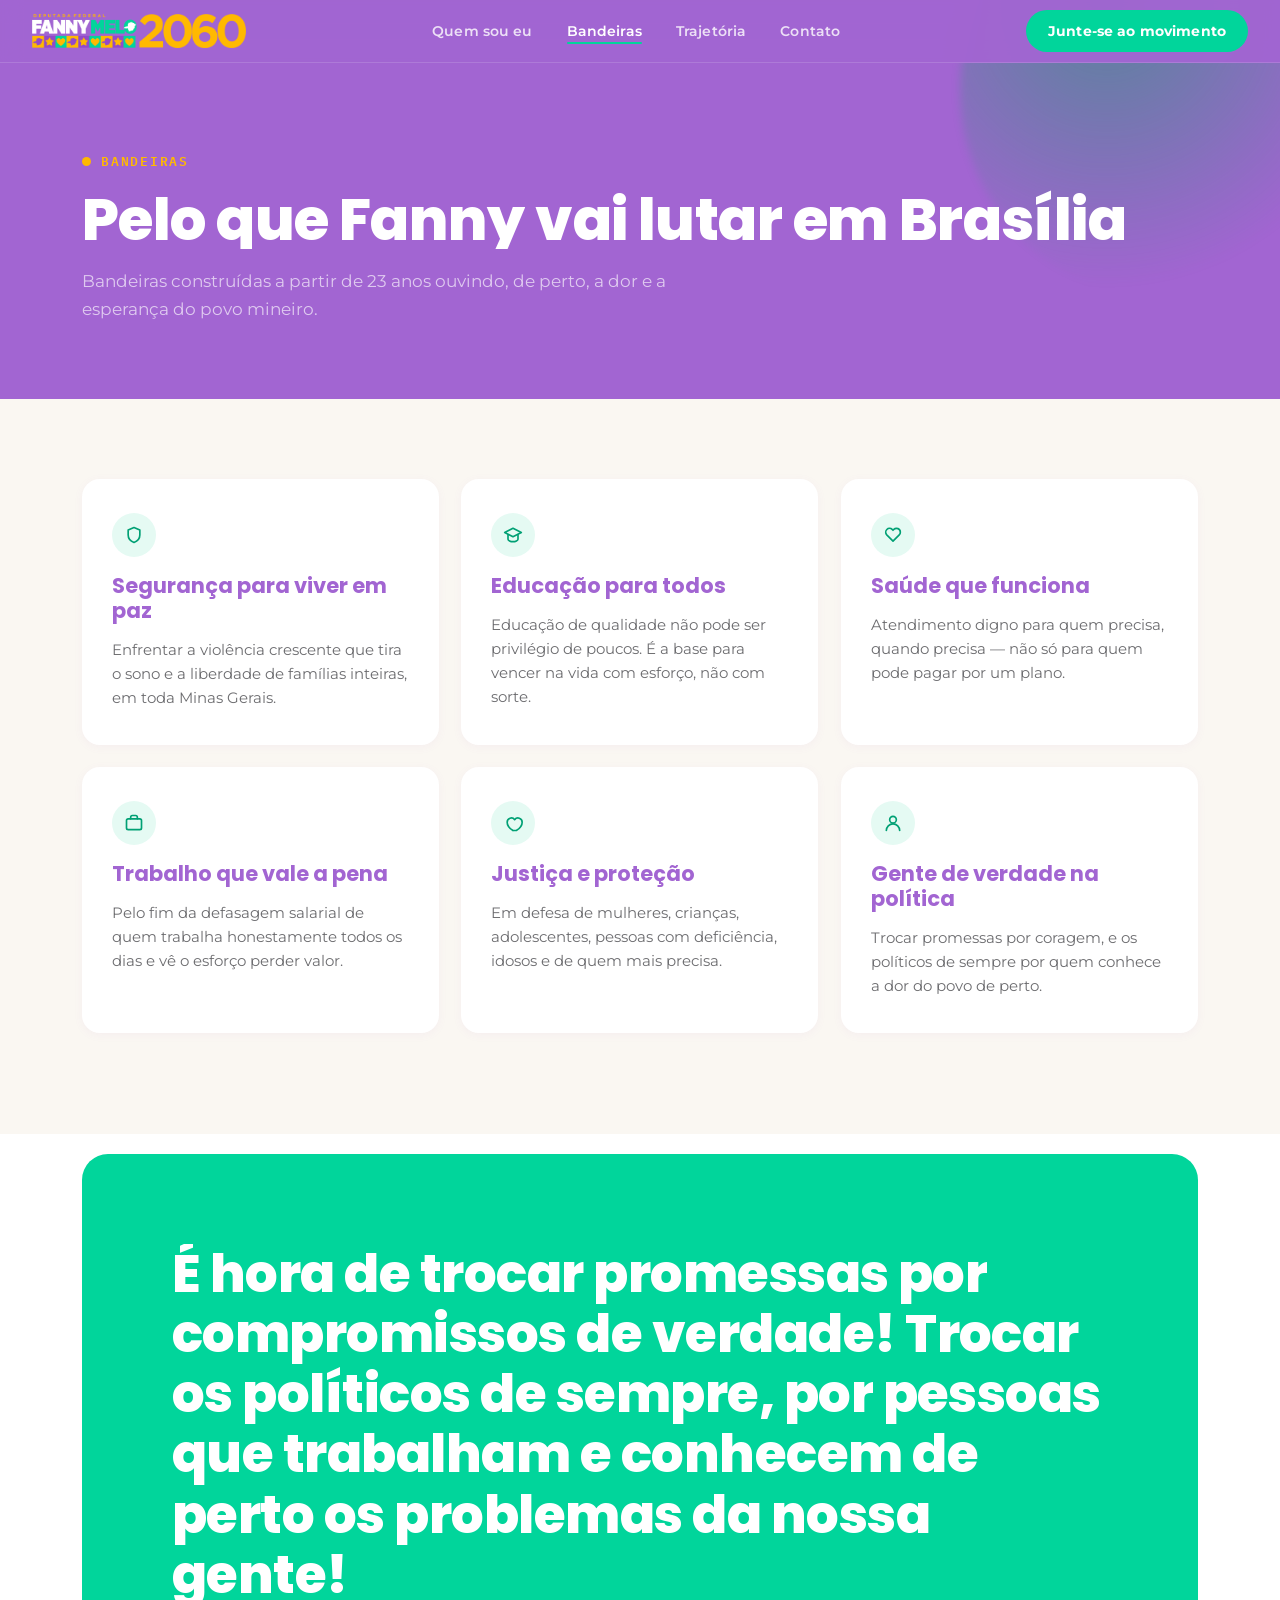
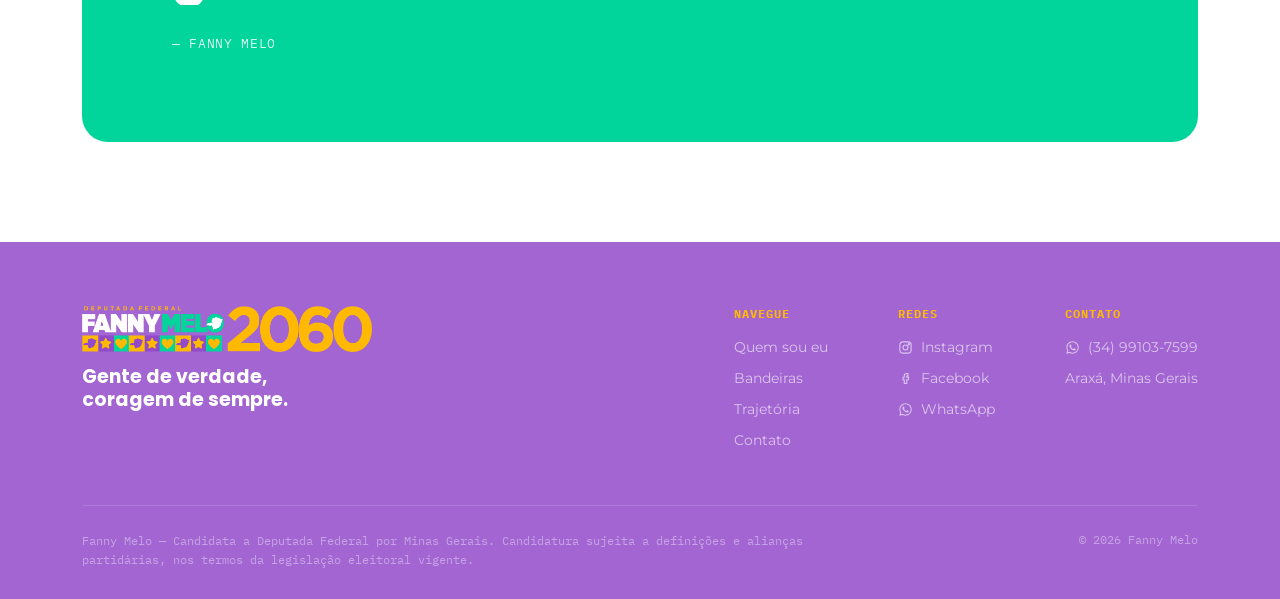
<file: bandeiras.html>
<!DOCTYPE html>
<html lang="pt-BR">
<head>
<meta charset="UTF-8">
<meta name="viewport" content="width=device-width, initial-scale=1.0">
<title>Bandeiras | Fanny Melo</title>
<meta name="description" content="Pelo que Fanny Melo vai lutar em Brasília: segurança, educação, saúde, trabalho, justiça e gente de verdade na política.">
<link rel="icon" href="data:image/svg+xml,%3Csvg xmlns='http://www.w3.org/2000/svg' viewBox='0 0 100 100'%3E%3Crect width='100' height='100' rx='20' fill='%23A265D2'/%3E%3Ccircle cx='32' cy='34' r='16' fill='%2300A859'/%3E%3Ccircle cx='58' cy='58' r='16' fill='%23FFB901'/%3E%3C/svg%3E">
<link rel="preconnect" href="https://fonts.googleapis.com">
<link rel="preconnect" href="https://fonts.gstatic.com" crossorigin>
<link href="https://fonts.googleapis.com/css2?family=Poppins:wght@600;700;800&family=Montserrat:wght@400;500;600;700;800&family=IBM+Plex+Mono:wght@500;600&display=swap" rel="stylesheet">
<link rel="stylesheet" href="assets/site.css">
</head>
<body>

<div class="scroll-progress" id="scrollProgress"></div>

<header class="nav">
  <a href="index.html" class="brand">
    <img src="assets/logo-fanny-melo.png" alt="Fanny Melo" class="logo-img">
  </a>
  <nav class="nav-links">
    <a href="index.html">Quem sou eu</a>
    <a href="bandeiras.html" class="active">Bandeiras</a>
    <a href="trajetoria.html">Trajetória</a>
    <a href="contato.html">Contato</a>
  </nav>
  <a href="contato.html" class="nav-cta">Junte-se ao movimento</a>
  <button class="burger" id="burgerBtn" aria-label="Abrir menu"><span></span><span></span><span></span></button>
</header>

<div class="mobile-panel" id="mobilePanel">
  <a href="index.html">Quem <span>sou</span> eu</a>
  <a href="bandeiras.html">Band<span>e</span>iras</a>
  <a href="trajetoria.html">Trajet<span>ó</span>ria</a>
  <a href="contato.html">Cont<span>a</span>to</a>
</div>

<div class="mobile-action-bar">
  <a class="mab-btn mab-whats" href="https://wa.me/5534991037599" target="_blank" rel="noopener">
    <svg viewBox="0 0 24 24" fill="currentColor"><path d="M12.04 2C6.58 2 2.13 6.45 2.13 11.91c0 1.75.46 3.45 1.32 4.95L2 22l5.25-1.38a9.9 9.9 0 0 0 4.79 1.22h.01c5.46 0 9.9-4.45 9.9-9.9 0-2.65-1.03-5.14-2.9-7.01A9.82 9.82 0 0 0 12.04 2m0 1.67c2.24 0 4.35.87 5.93 2.46a8.23 8.23 0 0 1 2.42 5.86c0 4.57-3.72 8.29-8.31 8.29a8.27 8.27 0 0 1-4.22-1.15l-.3-.18-3.12.82.83-3.04-.2-.31a8.2 8.2 0 0 1-1.27-4.4c0-4.58 3.73-8.35 8.24-8.35M8.53 7.33c-.16 0-.43.06-.66.31-.22.25-.87.85-.87 2.07 0 1.22.89 2.4 1.01 2.56.12.17 1.75 2.67 4.25 3.73.6.24 1.06.39 1.42.5.6.19 1.14.16 1.57.1.48-.07 1.46-.6 1.67-1.18.21-.58.21-1.07.14-1.18-.06-.1-.23-.16-.47-.28-.25-.12-1.46-.72-1.69-.8-.22-.08-.39-.12-.56.12-.16.25-.64.8-.78.97-.14.16-.29.18-.53.06-.25-.12-1.04-.38-1.98-1.22-.73-.65-1.23-1.46-1.37-1.7-.14-.25-.02-.38.11-.5.11-.11.25-.29.37-.43.12-.14.16-.25.24-.41.08-.17.04-.31-.02-.43-.06-.12-.56-1.36-.78-1.86-.2-.48-.4-.42-.56-.42h-.47Z"/></svg>
    WhatsApp
  </a>
  <a class="mab-btn mab-primary" href="contato.html#redes">Junte-se ao movimento</a>
</div>

<section class="page-hero">
  <div class="blob"></div>
  <div class="wrap">
    <div class="eyebrow reveal">Bandeiras</div>
    <h1 class="reveal" data-split>Pelo que Fanny vai lutar em Brasília</h1>
    <p class="reveal">Bandeiras construídas a partir de 23 anos ouvindo, de perto, a dor e a esperança do povo mineiro.</p>
  </div>
</section>

<section class="pillars">
  <div class="wrap">
    <div class="pillars-grid">
      <div class="pillar-card reveal">
        <span class="ic-circle"><svg width="20" height="20" viewBox="0 0 24 24" fill="none" stroke="currentColor" stroke-width="2" stroke-linecap="round" stroke-linejoin="round"><path d="M12 3l7 3v6c0 4.5-3 7.5-7 9-4-1.5-7-4.5-7-9V6l7-3z"/></svg></span>
        <h3>Segurança para viver em paz</h3>
        <p>Enfrentar a violência crescente que tira o sono e a liberdade de famílias inteiras, em toda Minas Gerais.</p>
      </div>
      <div class="pillar-card reveal">
        <span class="ic-circle"><svg width="20" height="20" viewBox="0 0 24 24" fill="none" stroke="currentColor" stroke-width="2" stroke-linecap="round" stroke-linejoin="round"><path d="M12 4L2 9l10 5 10-5-10-5z"/><path d="M6 11.5V17c0 1.5 3 3 6 3s6-1.5 6-3v-5.5"/></svg></span>
        <h3>Educação para todos</h3>
        <p>Educação de qualidade não pode ser privilégio de poucos. É a base para vencer na vida com esforço, não com sorte.</p>
      </div>
      <div class="pillar-card reveal">
        <span class="ic-circle"><svg width="20" height="20" viewBox="0 0 24 24" fill="none" stroke="currentColor" stroke-width="2" stroke-linecap="round" stroke-linejoin="round"><path d="M20.8 8.6a4.6 4.6 0 0 0-7.8-3.3L12 6.3l-1-1a4.6 4.6 0 0 0-6.5 6.5l7.5 7.5 7.5-7.5c.8-.8 1.3-1.9 1.3-3.2z"/></svg></span>
        <h3>Saúde que funciona</h3>
        <p>Atendimento digno para quem precisa, quando precisa — não só para quem pode pagar por um plano.</p>
      </div>
      <div class="pillar-card reveal">
        <span class="ic-circle"><svg width="20" height="20" viewBox="0 0 24 24" fill="none" stroke="currentColor" stroke-width="2" stroke-linecap="round" stroke-linejoin="round"><rect x="3" y="7" width="18" height="13" rx="2"/><path d="M8 7V5a2 2 0 0 1 2-2h4a2 2 0 0 1 2 2v2"/></svg></span>
        <h3>Trabalho que vale a pena</h3>
        <p>Pelo fim da defasagem salarial de quem trabalha honestamente todos os dias e vê o esforço perder valor.</p>
      </div>
      <div class="pillar-card reveal">
        <span class="ic-circle"><svg width="20" height="20" viewBox="0 0 24 24" fill="none" stroke="currentColor" stroke-width="2" stroke-linecap="round" stroke-linejoin="round"><path d="M12 21s-7-4.3-7-10a5 5 0 0 1 9-3 5 5 0 0 1 9 3c0 5.7-7 10-7 10z"/></svg></span>
        <h3>Justiça e proteção</h3>
        <p>Em defesa de mulheres, crianças, adolescentes, pessoas com deficiência, idosos e de quem mais precisa.</p>
      </div>
      <div class="pillar-card reveal">
        <span class="ic-circle"><svg width="20" height="20" viewBox="0 0 24 24" fill="none" stroke="currentColor" stroke-width="2" stroke-linecap="round" stroke-linejoin="round"><circle cx="12" cy="8" r="4"/><path d="M4 21c0-4.4 3.6-8 8-8s8 3.6 8 8"/></svg></span>
        <h3>Gente de verdade na política</h3>
        <p>Trocar promessas por coragem, e os políticos de sempre por quem conhece a dor do povo de perto.</p>
      </div>
    </div>
  </div>
</section>

<div class="wrap">
  <section class="quote-block">
    <div class="wrap">
      <blockquote class="reveal" data-split>É hora de trocar promessas por compromissos de verdade! Trocar os políticos de sempre, por pessoas que trabalham e conhecem de perto os problemas da nossa gente!</blockquote>
      <cite class="reveal">— Fanny Melo</cite>
    </div>
  </section>
</div>
<div style="height:100px"></div>

<footer>
  <div class="wrap">
    <div class="footer-top">
      <div>
        <img src="assets/logo-fanny-melo.png" alt="Fanny Melo" class="logo-img">
        <div class="slogan">Gente de verdade, coragem de sempre.</div>
      </div>
      <div class="footer-cols">
        <div class="footer-col">
          <h4>Navegue</h4>
          <a href="index.html">Quem sou eu</a>
          <a href="bandeiras.html">Bandeiras</a>
          <a href="trajetoria.html">Trajetória</a>
          <a href="contato.html">Contato</a>
        </div>
        <div class="footer-col">
          <h4>Redes</h4>
          <a href="https://www.instagram.com/fannymelo.araxa/" target="_blank" rel="noopener">
            <svg viewBox="0 0 24 24" fill="none" stroke="currentColor" stroke-width="1.8"><rect x="3" y="3" width="18" height="18" rx="5"/><circle cx="12" cy="12" r="4"/><circle cx="17.2" cy="6.8" r="1"/></svg>Instagram
          </a>
          <a href="https://www.facebook.com/fannymelo.araxa/" target="_blank" rel="noopener">
            <svg viewBox="0 0 24 24" fill="none" stroke="currentColor" stroke-width="1.8"><path d="M14 8h2V4h-2a4 4 0 0 0-4 4v2H8v4h2v6h4v-6h2.5l.5-4H14V8z"/></svg>Facebook
          </a>
          <a href="https://wa.me/5534991037599" target="_blank" rel="noopener">
            <svg viewBox="0 0 24 24" fill="currentColor"><path d="M12.04 2C6.58 2 2.13 6.45 2.13 11.91c0 1.75.46 3.45 1.32 4.95L2 22l5.25-1.38a9.9 9.9 0 0 0 4.79 1.22h.01c5.46 0 9.9-4.45 9.9-9.9 0-2.65-1.03-5.14-2.9-7.01A9.82 9.82 0 0 0 12.04 2m0 1.67c2.24 0 4.35.87 5.93 2.46a8.23 8.23 0 0 1 2.42 5.86c0 4.57-3.72 8.29-8.31 8.29a8.27 8.27 0 0 1-4.22-1.15l-.3-.18-3.12.82.83-3.04-.2-.31a8.2 8.2 0 0 1-1.27-4.4c0-4.58 3.73-8.35 8.24-8.35M8.53 7.33c-.16 0-.43.06-.66.31-.22.25-.87.85-.87 2.07 0 1.22.89 2.4 1.01 2.56.12.17 1.75 2.67 4.25 3.73.6.24 1.06.39 1.42.5.6.19 1.14.16 1.57.1.48-.07 1.46-.6 1.67-1.18.21-.58.21-1.07.14-1.18-.06-.1-.23-.16-.47-.28-.25-.12-1.46-.72-1.69-.8-.22-.08-.39-.12-.56.12-.16.25-.64.8-.78.97-.14.16-.29.18-.53.06-.25-.12-1.04-.38-1.98-1.22-.73-.65-1.23-1.46-1.37-1.7-.14-.25-.02-.38.11-.5.11-.11.25-.29.37-.43.12-.14.16-.25.24-.41.08-.17.04-.31-.02-.43-.06-.12-.56-1.36-.78-1.86-.2-.48-.4-.42-.56-.42h-.47Z"/></svg>WhatsApp
          </a>
        </div>
        <div class="footer-col">
          <h4>Contato</h4>
          <a href="https://wa.me/5534991037599" target="_blank" rel="noopener">
            <svg viewBox="0 0 24 24" fill="currentColor"><path d="M12.04 2C6.58 2 2.13 6.45 2.13 11.91c0 1.75.46 3.45 1.32 4.95L2 22l5.25-1.38a9.9 9.9 0 0 0 4.79 1.22h.01c5.46 0 9.9-4.45 9.9-9.9 0-2.65-1.03-5.14-2.9-7.01A9.82 9.82 0 0 0 12.04 2m0 1.67c2.24 0 4.35.87 5.93 2.46a8.23 8.23 0 0 1 2.42 5.86c0 4.57-3.72 8.29-8.31 8.29a8.27 8.27 0 0 1-4.22-1.15l-.3-.18-3.12.82.83-3.04-.2-.31a8.2 8.2 0 0 1-1.27-4.4c0-4.58 3.73-8.35 8.24-8.35M8.53 7.33c-.16 0-.43.06-.66.31-.22.25-.87.85-.87 2.07 0 1.22.89 2.4 1.01 2.56.12.17 1.75 2.67 4.25 3.73.6.24 1.06.39 1.42.5.6.19 1.14.16 1.57.1.48-.07 1.46-.6 1.67-1.18.21-.58.21-1.07.14-1.18-.06-.1-.23-.16-.47-.28-.25-.12-1.46-.72-1.69-.8-.22-.08-.39-.12-.56.12-.16.25-.64.8-.78.97-.14.16-.29.18-.53.06-.25-.12-1.04-.38-1.98-1.22-.73-.65-1.23-1.46-1.37-1.7-.14-.25-.02-.38.11-.5.11-.11.25-.29.37-.43.12-.14.16-.25.24-.41.08-.17.04-.31-.02-.43-.06-.12-.56-1.36-.78-1.86-.2-.48-.4-.42-.56-.42h-.47Z"/></svg>(34) 99103-7599
          </a>
          <p>Araxá, Minas Gerais</p>
        </div>
      </div>
    </div>
    <div class="footer-bottom">
      <p class="footer-legal">Fanny Melo — Candidata a Deputada Federal por Minas Gerais. Candidatura sujeita a definições e alianças partidárias, nos termos da legislação eleitoral vigente.</p>
      <p>© 2026 Fanny Melo</p>
    </div>
  </div>
</footer>

<script src="assets/site.js" defer></script>
</body>
</html>
</file>
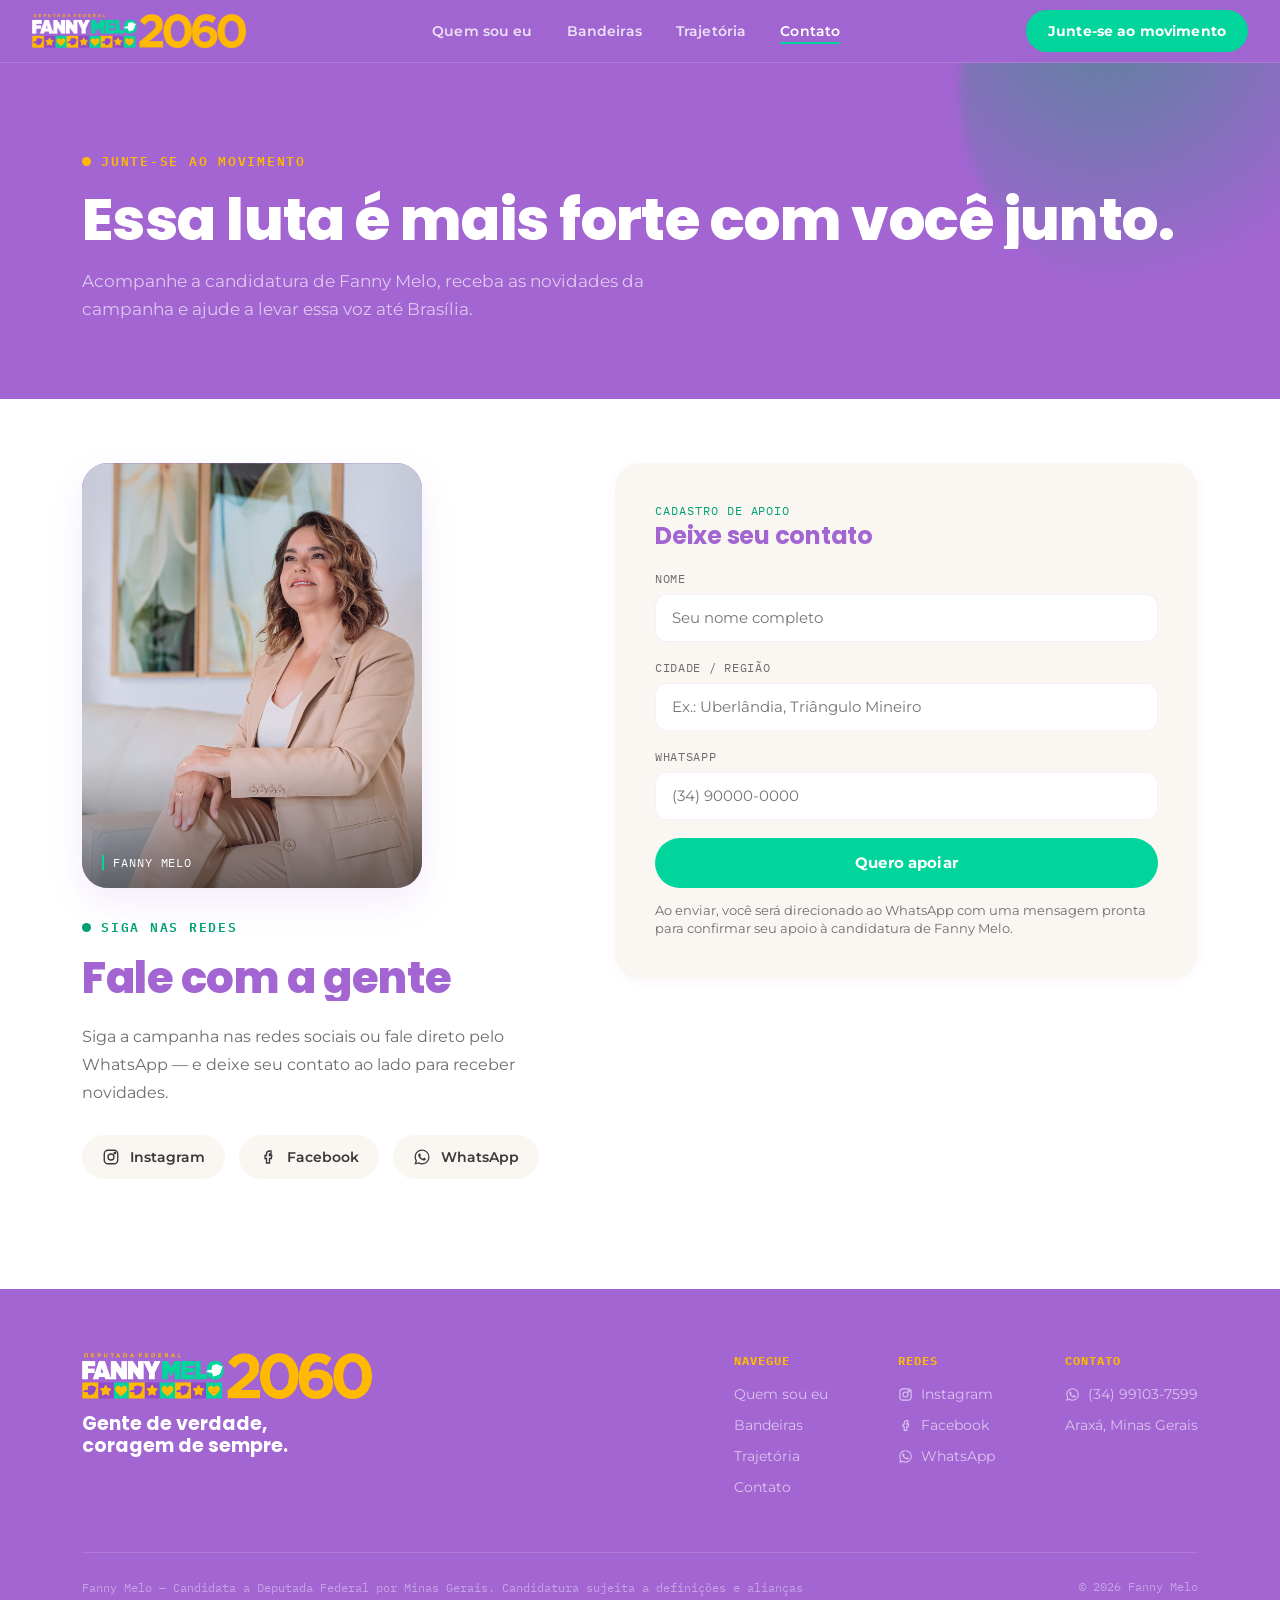
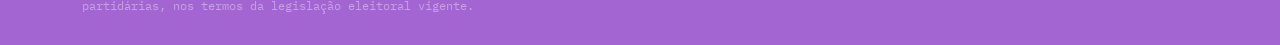
<file: contato.html>
<!DOCTYPE html>
<html lang="pt-BR">
<head>
<meta charset="UTF-8">
<meta name="viewport" content="width=device-width, initial-scale=1.0">
<title>Contato | Fanny Melo</title>
<meta name="description" content="Acompanhe a candidatura de Fanny Melo, siga nas redes e deixe seu contato para apoiar a campanha.">
<link rel="icon" href="data:image/svg+xml,%3Csvg xmlns='http://www.w3.org/2000/svg' viewBox='0 0 100 100'%3E%3Crect width='100' height='100' rx='20' fill='%23A265D2'/%3E%3Ccircle cx='32' cy='34' r='16' fill='%2300A859'/%3E%3Ccircle cx='58' cy='58' r='16' fill='%23FFB901'/%3E%3C/svg%3E">
<link rel="preconnect" href="https://fonts.googleapis.com">
<link rel="preconnect" href="https://fonts.gstatic.com" crossorigin>
<link href="https://fonts.googleapis.com/css2?family=Poppins:wght@600;700;800&family=Montserrat:wght@400;500;600;700;800&family=IBM+Plex+Mono:wght@500;600&display=swap" rel="stylesheet">
<link rel="stylesheet" href="assets/site.css">
</head>
<body>

<div class="scroll-progress" id="scrollProgress"></div>

<header class="nav">
  <a href="index.html" class="brand">
    <img src="assets/logo-fanny-melo.png" alt="Fanny Melo" class="logo-img">
  </a>
  <nav class="nav-links">
    <a href="index.html">Quem sou eu</a>
    <a href="bandeiras.html">Bandeiras</a>
    <a href="trajetoria.html">Trajetória</a>
    <a href="contato.html" class="active">Contato</a>
  </nav>
  <a href="contato.html" class="nav-cta">Junte-se ao movimento</a>
  <button class="burger" id="burgerBtn" aria-label="Abrir menu"><span></span><span></span><span></span></button>
</header>

<div class="mobile-panel" id="mobilePanel">
  <a href="index.html">Quem <span>sou</span> eu</a>
  <a href="bandeiras.html">Band<span>e</span>iras</a>
  <a href="trajetoria.html">Trajet<span>ó</span>ria</a>
  <a href="contato.html">Cont<span>a</span>to</a>
</div>

<div class="mobile-action-bar">
  <a class="mab-btn mab-whats" href="https://wa.me/5534991037599" target="_blank" rel="noopener">
    <svg viewBox="0 0 24 24" fill="currentColor"><path d="M12.04 2C6.58 2 2.13 6.45 2.13 11.91c0 1.75.46 3.45 1.32 4.95L2 22l5.25-1.38a9.9 9.9 0 0 0 4.79 1.22h.01c5.46 0 9.9-4.45 9.9-9.9 0-2.65-1.03-5.14-2.9-7.01A9.82 9.82 0 0 0 12.04 2m0 1.67c2.24 0 4.35.87 5.93 2.46a8.23 8.23 0 0 1 2.42 5.86c0 4.57-3.72 8.29-8.31 8.29a8.27 8.27 0 0 1-4.22-1.15l-.3-.18-3.12.82.83-3.04-.2-.31a8.2 8.2 0 0 1-1.27-4.4c0-4.58 3.73-8.35 8.24-8.35M8.53 7.33c-.16 0-.43.06-.66.31-.22.25-.87.85-.87 2.07 0 1.22.89 2.4 1.01 2.56.12.17 1.75 2.67 4.25 3.73.6.24 1.06.39 1.42.5.6.19 1.14.16 1.57.1.48-.07 1.46-.6 1.67-1.18.21-.58.21-1.07.14-1.18-.06-.1-.23-.16-.47-.28-.25-.12-1.46-.72-1.69-.8-.22-.08-.39-.12-.56.12-.16.25-.64.8-.78.97-.14.16-.29.18-.53.06-.25-.12-1.04-.38-1.98-1.22-.73-.65-1.23-1.46-1.37-1.7-.14-.25-.02-.38.11-.5.11-.11.25-.29.37-.43.12-.14.16-.25.24-.41.08-.17.04-.31-.02-.43-.06-.12-.56-1.36-.78-1.86-.2-.48-.4-.42-.56-.42h-.47Z"/></svg>
    WhatsApp
  </a>
  <a class="mab-btn mab-primary" href="#apoioForm">Preencher formulário</a>
</div>

<section class="page-hero">
  <div class="blob"></div>
  <div class="wrap">
    <div class="eyebrow reveal">Junte-se ao movimento</div>
    <h1 class="reveal" data-split>Essa luta é mais forte com você junto.</h1>
    <p class="reveal">Acompanhe a candidatura de Fanny Melo, receba as novidades da campanha e ajude a levar essa voz até Brasília.</p>
  </div>
</section>

<section class="join" id="redes">
  <div class="wrap join-grid">
    <div class="join-copy">
      <div class="join-photo reveal img-reveal">
        <img src="assets/join-fanny.jpg" alt="Fanny Melo, candidata a Deputada Federal">
        <span class="tag">Fanny Melo</span>
      </div>
      <div class="eyebrow reveal">Siga nas redes</div>
      <h2 class="reveal" data-split>Fale com a gente</h2>
      <p class="reveal">Siga a campanha nas redes sociais ou fale direto pelo WhatsApp — e deixe seu contato ao lado para receber novidades.</p>
      <div class="social-row reveal">
        <a class="social-pill" href="https://www.instagram.com/fannymelo.araxa/" target="_blank" rel="noopener">
          <svg viewBox="0 0 24 24" fill="none" stroke="currentColor" stroke-width="1.8"><rect x="3" y="3" width="18" height="18" rx="5"/><circle cx="12" cy="12" r="4"/><circle cx="17.2" cy="6.8" r="1"/></svg>
          Instagram
        </a>
        <a class="social-pill" href="https://www.facebook.com/fannymelo.araxa/" target="_blank" rel="noopener">
          <svg viewBox="0 0 24 24" fill="none" stroke="currentColor" stroke-width="1.8"><path d="M14 8h2V4h-2a4 4 0 0 0-4 4v2H8v4h2v6h4v-6h2.5l.5-4H14V8z"/></svg>
          Facebook
        </a>
        <a class="social-pill" href="https://wa.me/5534991037599" target="_blank" rel="noopener">
          <svg viewBox="0 0 24 24" fill="currentColor"><path d="M12.04 2C6.58 2 2.13 6.45 2.13 11.91c0 1.75.46 3.45 1.32 4.95L2 22l5.25-1.38a9.9 9.9 0 0 0 4.79 1.22h.01c5.46 0 9.9-4.45 9.9-9.9 0-2.65-1.03-5.14-2.9-7.01A9.82 9.82 0 0 0 12.04 2m0 1.67c2.24 0 4.35.87 5.93 2.46a8.23 8.23 0 0 1 2.42 5.86c0 4.57-3.72 8.29-8.31 8.29a8.27 8.27 0 0 1-4.22-1.15l-.3-.18-3.12.82.83-3.04-.2-.31a8.2 8.2 0 0 1-1.27-4.4c0-4.58 3.73-8.35 8.24-8.35M8.53 7.33c-.16 0-.43.06-.66.31-.22.25-.87.85-.87 2.07 0 1.22.89 2.4 1.01 2.56.12.17 1.75 2.67 4.25 3.73.6.24 1.06.39 1.42.5.6.19 1.14.16 1.57.1.48-.07 1.46-.6 1.67-1.18.21-.58.21-1.07.14-1.18-.06-.1-.23-.16-.47-.28-.25-.12-1.46-.72-1.69-.8-.22-.08-.39-.12-.56.12-.16.25-.64.8-.78.97-.14.16-.29.18-.53.06-.25-.12-1.04-.38-1.98-1.22-.73-.65-1.23-1.46-1.37-1.7-.14-.25-.02-.38.11-.5.11-.11.25-.29.37-.43.12-.14.16-.25.24-.41.08-.17.04-.31-.02-.43-.06-.12-.56-1.36-.78-1.86-.2-.48-.4-.42-.56-.42h-.47Z"/></svg>
          WhatsApp
        </a>
      </div>
    </div>

    <div class="form-card reveal">
      <span class="form-eyebrow">Cadastro de apoio</span>
      <h3>Deixe seu contato</h3>
      <form id="apoioForm" onsubmit="return false;">
        <div class="field">
          <label for="nome">Nome</label>
          <input type="text" id="nome" name="nome" placeholder="Seu nome completo" required>
        </div>
        <div class="field">
          <label for="cidade">Cidade / Região</label>
          <input type="text" id="cidade" name="cidade" placeholder="Ex.: Uberlândia, Triângulo Mineiro">
        </div>
        <div class="field">
          <label for="whatsapp">WhatsApp</label>
          <input type="tel" id="whatsapp" name="whatsapp" placeholder="(34) 90000-0000" required>
        </div>
        <button type="submit" class="btn btn-primary">Quero apoiar</button>
      </form>
      <p class="form-note">Ao enviar, você será direcionado ao WhatsApp com uma mensagem pronta para confirmar seu apoio à candidatura de Fanny Melo.</p>
      <div class="form-success" id="formSuccess" aria-live="polite">
        <span class="form-success-icon">✓</span>
        <p>Prontinho! Você foi direcionado ao WhatsApp para confirmar seu apoio.</p>
        <button type="button" class="form-success-reset" id="formSuccessReset">Enviar outro contato</button>
      </div>
    </div>
  </div>
</section>

<footer>
  <div class="wrap">
    <div class="footer-top">
      <div>
        <img src="assets/logo-fanny-melo.png" alt="Fanny Melo" class="logo-img">
        <div class="slogan">Gente de verdade, coragem de sempre.</div>
      </div>
      <div class="footer-cols">
        <div class="footer-col">
          <h4>Navegue</h4>
          <a href="index.html">Quem sou eu</a>
          <a href="bandeiras.html">Bandeiras</a>
          <a href="trajetoria.html">Trajetória</a>
          <a href="contato.html">Contato</a>
        </div>
        <div class="footer-col">
          <h4>Redes</h4>
          <a href="https://www.instagram.com/fannymelo.araxa/" target="_blank" rel="noopener">
            <svg viewBox="0 0 24 24" fill="none" stroke="currentColor" stroke-width="1.8"><rect x="3" y="3" width="18" height="18" rx="5"/><circle cx="12" cy="12" r="4"/><circle cx="17.2" cy="6.8" r="1"/></svg>Instagram
          </a>
          <a href="https://www.facebook.com/fannymelo.araxa/" target="_blank" rel="noopener">
            <svg viewBox="0 0 24 24" fill="none" stroke="currentColor" stroke-width="1.8"><path d="M14 8h2V4h-2a4 4 0 0 0-4 4v2H8v4h2v6h4v-6h2.5l.5-4H14V8z"/></svg>Facebook
          </a>
          <a href="https://wa.me/5534991037599" target="_blank" rel="noopener">
            <svg viewBox="0 0 24 24" fill="currentColor"><path d="M12.04 2C6.58 2 2.13 6.45 2.13 11.91c0 1.75.46 3.45 1.32 4.95L2 22l5.25-1.38a9.9 9.9 0 0 0 4.79 1.22h.01c5.46 0 9.9-4.45 9.9-9.9 0-2.65-1.03-5.14-2.9-7.01A9.82 9.82 0 0 0 12.04 2m0 1.67c2.24 0 4.35.87 5.93 2.46a8.23 8.23 0 0 1 2.42 5.86c0 4.57-3.72 8.29-8.31 8.29a8.27 8.27 0 0 1-4.22-1.15l-.3-.18-3.12.82.83-3.04-.2-.31a8.2 8.2 0 0 1-1.27-4.4c0-4.58 3.73-8.35 8.24-8.35M8.53 7.33c-.16 0-.43.06-.66.31-.22.25-.87.85-.87 2.07 0 1.22.89 2.4 1.01 2.56.12.17 1.75 2.67 4.25 3.73.6.24 1.06.39 1.42.5.6.19 1.14.16 1.57.1.48-.07 1.46-.6 1.67-1.18.21-.58.21-1.07.14-1.18-.06-.1-.23-.16-.47-.28-.25-.12-1.46-.72-1.69-.8-.22-.08-.39-.12-.56.12-.16.25-.64.8-.78.97-.14.16-.29.18-.53.06-.25-.12-1.04-.38-1.98-1.22-.73-.65-1.23-1.46-1.37-1.7-.14-.25-.02-.38.11-.5.11-.11.25-.29.37-.43.12-.14.16-.25.24-.41.08-.17.04-.31-.02-.43-.06-.12-.56-1.36-.78-1.86-.2-.48-.4-.42-.56-.42h-.47Z"/></svg>WhatsApp
          </a>
        </div>
        <div class="footer-col">
          <h4>Contato</h4>
          <a href="https://wa.me/5534991037599" target="_blank" rel="noopener">
            <svg viewBox="0 0 24 24" fill="currentColor"><path d="M12.04 2C6.58 2 2.13 6.45 2.13 11.91c0 1.75.46 3.45 1.32 4.95L2 22l5.25-1.38a9.9 9.9 0 0 0 4.79 1.22h.01c5.46 0 9.9-4.45 9.9-9.9 0-2.65-1.03-5.14-2.9-7.01A9.82 9.82 0 0 0 12.04 2m0 1.67c2.24 0 4.35.87 5.93 2.46a8.23 8.23 0 0 1 2.42 5.86c0 4.57-3.72 8.29-8.31 8.29a8.27 8.27 0 0 1-4.22-1.15l-.3-.18-3.12.82.83-3.04-.2-.31a8.2 8.2 0 0 1-1.27-4.4c0-4.58 3.73-8.35 8.24-8.35M8.53 7.33c-.16 0-.43.06-.66.31-.22.25-.87.85-.87 2.07 0 1.22.89 2.4 1.01 2.56.12.17 1.75 2.67 4.25 3.73.6.24 1.06.39 1.42.5.6.19 1.14.16 1.57.1.48-.07 1.46-.6 1.67-1.18.21-.58.21-1.07.14-1.18-.06-.1-.23-.16-.47-.28-.25-.12-1.46-.72-1.69-.8-.22-.08-.39-.12-.56.12-.16.25-.64.8-.78.97-.14.16-.29.18-.53.06-.25-.12-1.04-.38-1.98-1.22-.73-.65-1.23-1.46-1.37-1.7-.14-.25-.02-.38.11-.5.11-.11.25-.29.37-.43.12-.14.16-.25.24-.41.08-.17.04-.31-.02-.43-.06-.12-.56-1.36-.78-1.86-.2-.48-.4-.42-.56-.42h-.47Z"/></svg>(34) 99103-7599
          </a>
          <p>Araxá, Minas Gerais</p>
        </div>
      </div>
    </div>
    <div class="footer-bottom">
      <p class="footer-legal">Fanny Melo — Candidata a Deputada Federal por Minas Gerais. Candidatura sujeita a definições e alianças partidárias, nos termos da legislação eleitoral vigente.</p>
      <p>© 2026 Fanny Melo</p>
    </div>
  </div>
</footer>

<script src="assets/site.js" defer></script>
</body>
</html>
</file>
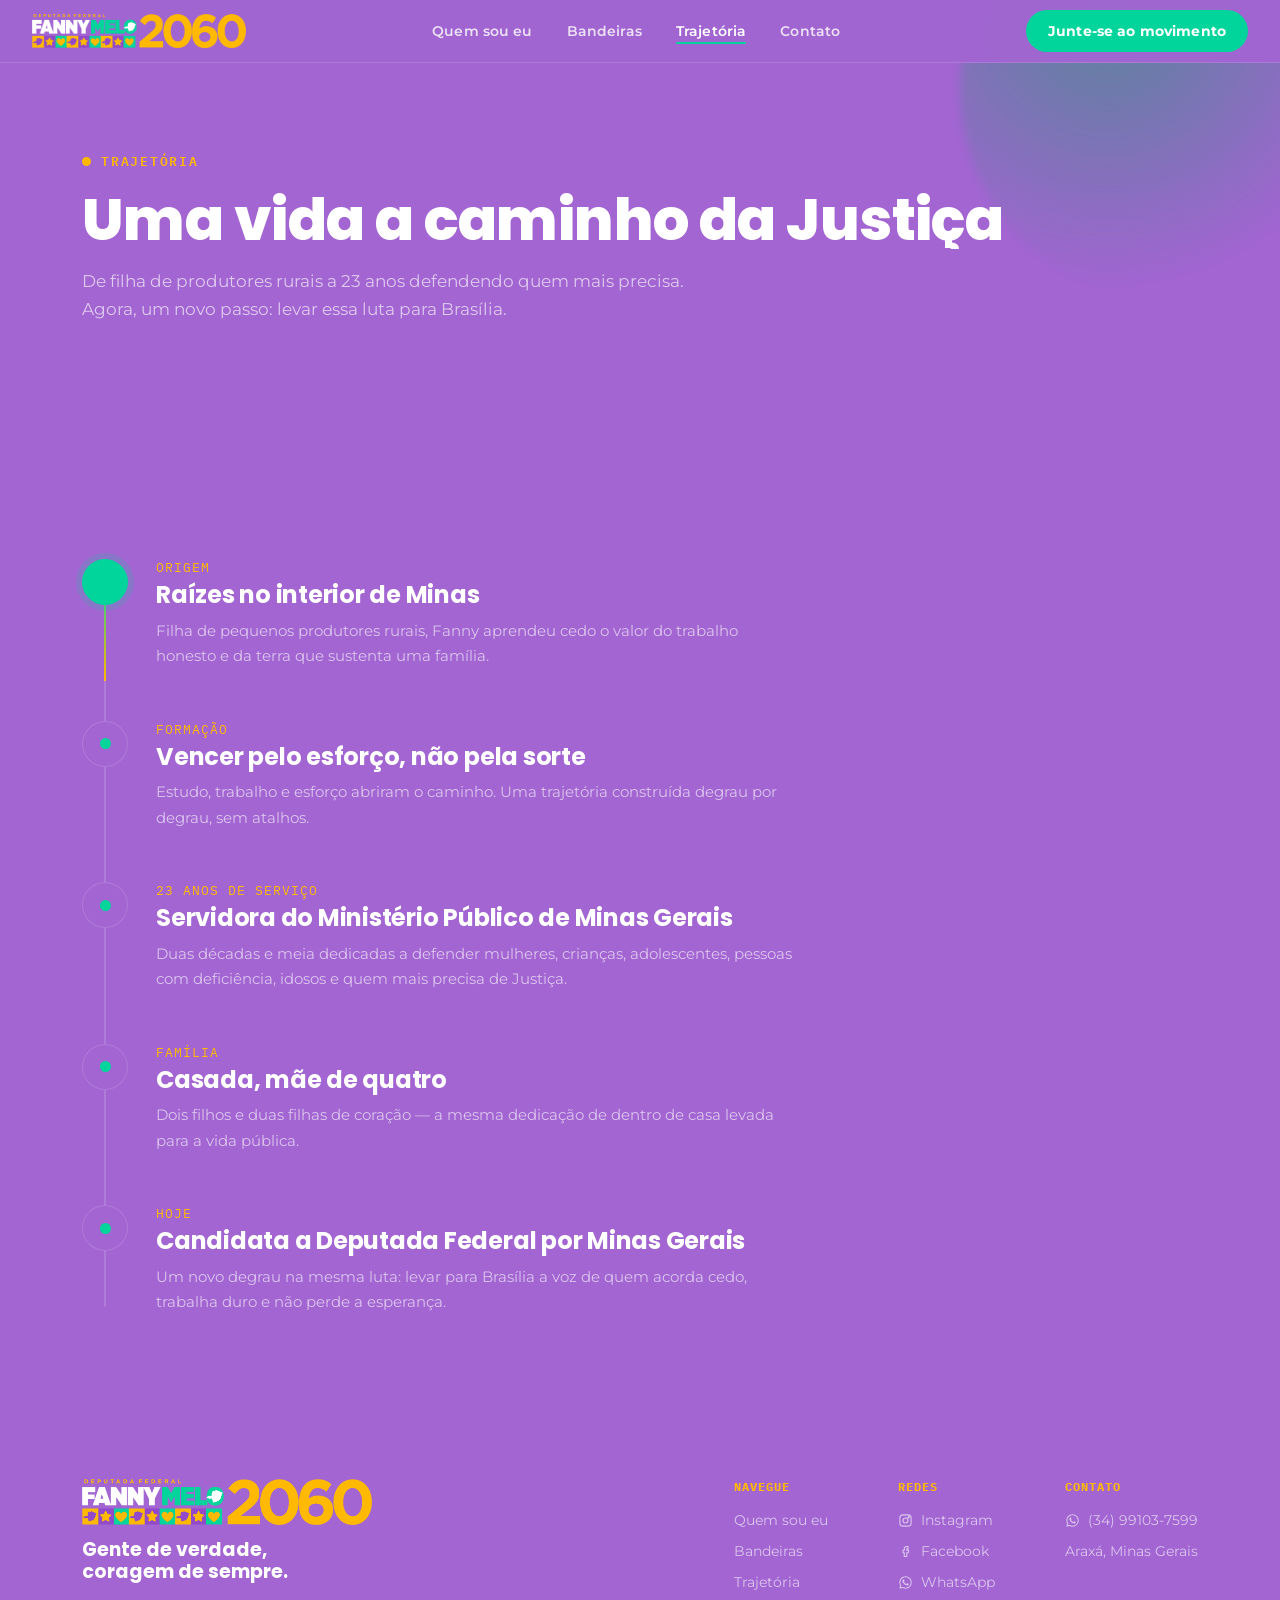
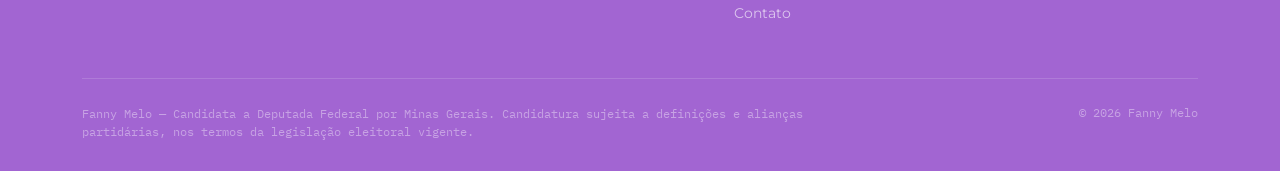
<file: trajetoria.html>
<!DOCTYPE html>
<html lang="pt-BR">
<head>
<meta charset="UTF-8">
<meta name="viewport" content="width=device-width, initial-scale=1.0">
<title>Trajetória | Fanny Melo</title>
<meta name="description" content="A trajetória de Fanny Melo: de filha de produtores rurais a 23 anos defendendo quem mais precisa no Ministério Público de Minas Gerais.">
<link rel="icon" href="data:image/svg+xml,%3Csvg xmlns='http://www.w3.org/2000/svg' viewBox='0 0 100 100'%3E%3Crect width='100' height='100' rx='20' fill='%23A265D2'/%3E%3Ccircle cx='32' cy='34' r='16' fill='%2300A859'/%3E%3Ccircle cx='58' cy='58' r='16' fill='%23FFB901'/%3E%3C/svg%3E">
<link rel="preconnect" href="https://fonts.googleapis.com">
<link rel="preconnect" href="https://fonts.gstatic.com" crossorigin>
<link href="https://fonts.googleapis.com/css2?family=Poppins:wght@600;700;800&family=Montserrat:wght@400;500;600;700;800&family=IBM+Plex+Mono:wght@500;600&display=swap" rel="stylesheet">
<link rel="stylesheet" href="assets/site.css">
</head>
<body>

<div class="scroll-progress" id="scrollProgress"></div>

<header class="nav">
  <a href="index.html" class="brand">
    <img src="assets/logo-fanny-melo.png" alt="Fanny Melo" class="logo-img">
  </a>
  <nav class="nav-links">
    <a href="index.html">Quem sou eu</a>
    <a href="bandeiras.html">Bandeiras</a>
    <a href="trajetoria.html" class="active">Trajetória</a>
    <a href="contato.html">Contato</a>
  </nav>
  <a href="contato.html" class="nav-cta">Junte-se ao movimento</a>
  <button class="burger" id="burgerBtn" aria-label="Abrir menu"><span></span><span></span><span></span></button>
</header>

<div class="mobile-panel" id="mobilePanel">
  <a href="index.html">Quem <span>sou</span> eu</a>
  <a href="bandeiras.html">Band<span>e</span>iras</a>
  <a href="trajetoria.html">Trajet<span>ó</span>ria</a>
  <a href="contato.html">Cont<span>a</span>to</a>
</div>

<div class="mobile-action-bar">
  <a class="mab-btn mab-whats" href="https://wa.me/5534991037599" target="_blank" rel="noopener">
    <svg viewBox="0 0 24 24" fill="currentColor"><path d="M12.04 2C6.58 2 2.13 6.45 2.13 11.91c0 1.75.46 3.45 1.32 4.95L2 22l5.25-1.38a9.9 9.9 0 0 0 4.79 1.22h.01c5.46 0 9.9-4.45 9.9-9.9 0-2.65-1.03-5.14-2.9-7.01A9.82 9.82 0 0 0 12.04 2m0 1.67c2.24 0 4.35.87 5.93 2.46a8.23 8.23 0 0 1 2.42 5.86c0 4.57-3.72 8.29-8.31 8.29a8.27 8.27 0 0 1-4.22-1.15l-.3-.18-3.12.82.83-3.04-.2-.31a8.2 8.2 0 0 1-1.27-4.4c0-4.58 3.73-8.35 8.24-8.35M8.53 7.33c-.16 0-.43.06-.66.31-.22.25-.87.85-.87 2.07 0 1.22.89 2.4 1.01 2.56.12.17 1.75 2.67 4.25 3.73.6.24 1.06.39 1.42.5.6.19 1.14.16 1.57.1.48-.07 1.46-.6 1.67-1.18.21-.58.21-1.07.14-1.18-.06-.1-.23-.16-.47-.28-.25-.12-1.46-.72-1.69-.8-.22-.08-.39-.12-.56.12-.16.25-.64.8-.78.97-.14.16-.29.18-.53.06-.25-.12-1.04-.38-1.98-1.22-.73-.65-1.23-1.46-1.37-1.7-.14-.25-.02-.38.11-.5.11-.11.25-.29.37-.43.12-.14.16-.25.24-.41.08-.17.04-.31-.02-.43-.06-.12-.56-1.36-.78-1.86-.2-.48-.4-.42-.56-.42h-.47Z"/></svg>
    WhatsApp
  </a>
  <a class="mab-btn mab-primary" href="contato.html#redes">Junte-se ao movimento</a>
</div>

<section class="page-hero">
  <div class="blob"></div>
  <div class="wrap">
    <div class="eyebrow reveal">Trajetória</div>
    <h1 class="reveal" data-split>Uma vida a caminho da Justiça</h1>
    <p class="reveal">De filha de produtores rurais a 23 anos defendendo quem mais precisa. Agora, um novo passo: levar essa luta para Brasília.</p>
  </div>
</section>

<section class="timeline-section">
  <div class="wrap">
    <div class="timeline" id="timeline">
      <div class="timeline-line"><div class="timeline-line-fill" id="timelineFill"></div></div>
      <div class="t-item reveal">
        <div class="t-dot"><span class="dot-ic"></span></div>
        <div class="t-body">
          <span class="t-year">Origem</span>
          <h3>Raízes no interior de Minas</h3>
          <p>Filha de pequenos produtores rurais, Fanny aprendeu cedo o valor do trabalho honesto e da terra que sustenta uma família.</p>
        </div>
      </div>
      <div class="t-item reveal">
        <div class="t-dot"><span class="dot-ic"></span></div>
        <div class="t-body">
          <span class="t-year">Formação</span>
          <h3>Vencer pelo esforço, não pela sorte</h3>
          <p>Estudo, trabalho e esforço abriram o caminho. Uma trajetória construída degrau por degrau, sem atalhos.</p>
        </div>
      </div>
      <div class="t-item reveal">
        <div class="t-dot"><span class="dot-ic"></span></div>
        <div class="t-body">
          <span class="t-year">23 anos de serviço</span>
          <h3>Servidora do Ministério Público de Minas Gerais</h3>
          <p>Duas décadas e meia dedicadas a defender mulheres, crianças, adolescentes, pessoas com deficiência, idosos e quem mais precisa de Justiça.</p>
        </div>
      </div>
      <div class="t-item reveal">
        <div class="t-dot"><span class="dot-ic"></span></div>
        <div class="t-body">
          <span class="t-year">Família</span>
          <h3>Casada, mãe de quatro</h3>
          <p>Dois filhos e duas filhas de coração — a mesma dedicação de dentro de casa levada para a vida pública.</p>
        </div>
      </div>
      <div class="t-item reveal">
        <div class="t-dot"><span class="dot-ic"></span></div>
        <div class="t-body">
          <span class="t-year">Hoje</span>
          <h3>Candidata a Deputada Federal por Minas Gerais</h3>
          <p>Um novo degrau na mesma luta: levar para Brasília a voz de quem acorda cedo, trabalha duro e não perde a esperança.</p>
        </div>
      </div>
    </div>
  </div>
</section>

<footer>
  <div class="wrap">
    <div class="footer-top">
      <div>
        <img src="assets/logo-fanny-melo.png" alt="Fanny Melo" class="logo-img">
        <div class="slogan">Gente de verdade, coragem de sempre.</div>
      </div>
      <div class="footer-cols">
        <div class="footer-col">
          <h4>Navegue</h4>
          <a href="index.html">Quem sou eu</a>
          <a href="bandeiras.html">Bandeiras</a>
          <a href="trajetoria.html">Trajetória</a>
          <a href="contato.html">Contato</a>
        </div>
        <div class="footer-col">
          <h4>Redes</h4>
          <a href="https://www.instagram.com/fannymelo.araxa/" target="_blank" rel="noopener">
            <svg viewBox="0 0 24 24" fill="none" stroke="currentColor" stroke-width="1.8"><rect x="3" y="3" width="18" height="18" rx="5"/><circle cx="12" cy="12" r="4"/><circle cx="17.2" cy="6.8" r="1"/></svg>Instagram
          </a>
          <a href="https://www.facebook.com/fannymelo.araxa/" target="_blank" rel="noopener">
            <svg viewBox="0 0 24 24" fill="none" stroke="currentColor" stroke-width="1.8"><path d="M14 8h2V4h-2a4 4 0 0 0-4 4v2H8v4h2v6h4v-6h2.5l.5-4H14V8z"/></svg>Facebook
          </a>
          <a href="https://wa.me/5534991037599" target="_blank" rel="noopener">
            <svg viewBox="0 0 24 24" fill="currentColor"><path d="M12.04 2C6.58 2 2.13 6.45 2.13 11.91c0 1.75.46 3.45 1.32 4.95L2 22l5.25-1.38a9.9 9.9 0 0 0 4.79 1.22h.01c5.46 0 9.9-4.45 9.9-9.9 0-2.65-1.03-5.14-2.9-7.01A9.82 9.82 0 0 0 12.04 2m0 1.67c2.24 0 4.35.87 5.93 2.46a8.23 8.23 0 0 1 2.42 5.86c0 4.57-3.72 8.29-8.31 8.29a8.27 8.27 0 0 1-4.22-1.15l-.3-.18-3.12.82.83-3.04-.2-.31a8.2 8.2 0 0 1-1.27-4.4c0-4.58 3.73-8.35 8.24-8.35M8.53 7.33c-.16 0-.43.06-.66.31-.22.25-.87.85-.87 2.07 0 1.22.89 2.4 1.01 2.56.12.17 1.75 2.67 4.25 3.73.6.24 1.06.39 1.42.5.6.19 1.14.16 1.57.1.48-.07 1.46-.6 1.67-1.18.21-.58.21-1.07.14-1.18-.06-.1-.23-.16-.47-.28-.25-.12-1.46-.72-1.69-.8-.22-.08-.39-.12-.56.12-.16.25-.64.8-.78.97-.14.16-.29.18-.53.06-.25-.12-1.04-.38-1.98-1.22-.73-.65-1.23-1.46-1.37-1.7-.14-.25-.02-.38.11-.5.11-.11.25-.29.37-.43.12-.14.16-.25.24-.41.08-.17.04-.31-.02-.43-.06-.12-.56-1.36-.78-1.86-.2-.48-.4-.42-.56-.42h-.47Z"/></svg>WhatsApp
          </a>
        </div>
        <div class="footer-col">
          <h4>Contato</h4>
          <a href="https://wa.me/5534991037599" target="_blank" rel="noopener">
            <svg viewBox="0 0 24 24" fill="currentColor"><path d="M12.04 2C6.58 2 2.13 6.45 2.13 11.91c0 1.75.46 3.45 1.32 4.95L2 22l5.25-1.38a9.9 9.9 0 0 0 4.79 1.22h.01c5.46 0 9.9-4.45 9.9-9.9 0-2.65-1.03-5.14-2.9-7.01A9.82 9.82 0 0 0 12.04 2m0 1.67c2.24 0 4.35.87 5.93 2.46a8.23 8.23 0 0 1 2.42 5.86c0 4.57-3.72 8.29-8.31 8.29a8.27 8.27 0 0 1-4.22-1.15l-.3-.18-3.12.82.83-3.04-.2-.31a8.2 8.2 0 0 1-1.27-4.4c0-4.58 3.73-8.35 8.24-8.35M8.53 7.33c-.16 0-.43.06-.66.31-.22.25-.87.85-.87 2.07 0 1.22.89 2.4 1.01 2.56.12.17 1.75 2.67 4.25 3.73.6.24 1.06.39 1.42.5.6.19 1.14.16 1.57.1.48-.07 1.46-.6 1.67-1.18.21-.58.21-1.07.14-1.18-.06-.1-.23-.16-.47-.28-.25-.12-1.46-.72-1.69-.8-.22-.08-.39-.12-.56.12-.16.25-.64.8-.78.97-.14.16-.29.18-.53.06-.25-.12-1.04-.38-1.98-1.22-.73-.65-1.23-1.46-1.37-1.7-.14-.25-.02-.38.11-.5.11-.11.25-.29.37-.43.12-.14.16-.25.24-.41.08-.17.04-.31-.02-.43-.06-.12-.56-1.36-.78-1.86-.2-.48-.4-.42-.56-.42h-.47Z"/></svg>(34) 99103-7599
          </a>
          <p>Araxá, Minas Gerais</p>
        </div>
      </div>
    </div>
    <div class="footer-bottom">
      <p class="footer-legal">Fanny Melo — Candidata a Deputada Federal por Minas Gerais. Candidatura sujeita a definições e alianças partidárias, nos termos da legislação eleitoral vigente.</p>
      <p>© 2026 Fanny Melo</p>
    </div>
  </div>
</footer>

<script src="assets/site.js" defer></script>
</body>
</html>
</file>
<file: assets/site.css>
/* ============ TOKENS ============ */
:root{
  --branco:#FFFFFF;
  --off-white:#FAF7F2;
  --grafite:#A265D2;
  --grafite-2:#38383a;
  --grafite-3:#6d6d70;
  --laranja:#01D59B;
  --laranja-escuro:#01A074;
  --laranja-fumo:#E5FAF3;
  --dourado:#FFB901;
  --linha-clara: rgba(162,101,210,0.10);
  --linha-escura: rgba(255,255,255,0.14);
  --display: 'Poppins', sans-serif;
  --corpo: 'Montserrat', sans-serif;
  --mono: 'IBM Plex Mono', monospace;
  --container: 1180px;
  --r-sm: 12px;
  --r-md: 18px;
  --r-lg: 26px;
  --r-pill: 999px;
  --shadow-sm: 0 2px 10px rgba(162,101,210,.06);
  --shadow-md: 0 14px 34px rgba(162,101,210,.12);
  --shadow-warm: 0 14px 30px rgba(1,213,155,.28);
}
*{margin:0;padding:0;box-sizing:border-box;}
html{scroll-behavior:smooth;}
body{
  font-family:var(--corpo);
  color:var(--grafite);
  background:var(--branco);
  -webkit-font-smoothing:antialiased;
  overflow-x:hidden;
}
img{max-width:100%;display:block;}
a{color:inherit;text-decoration:none;}
ul{list-style:none;}
.wrap{max-width:var(--container);margin:0 auto;padding:0 32px;}
@media (max-width:640px){.wrap{padding:0 22px;}}

.eyebrow{
  font-family:var(--mono);
  font-size:12.5px;
  font-weight:600;
  letter-spacing:.14em;
  text-transform:uppercase;
  display:inline-flex;
  align-items:center;
  gap:10px;
}
.eyebrow::before{
  content:"";
  width:9px;height:9px;border-radius:50%;
  background:currentColor;
  display:inline-block;
}
.mobile-break{display:none;}
@media (max-width:640px){.mobile-break{display:inline;}}
h1,h2,h3{font-family:var(--display);font-weight:800;line-height:1.02;letter-spacing:-.01em;}

.dot-ic{width:9px;height:9px;border-radius:50%;background:var(--laranja);display:inline-block;flex-shrink:0;}

.scroll-progress{position:fixed;top:0;left:0;height:3px;width:0%;background:linear-gradient(90deg,var(--laranja),var(--dourado));z-index:200;}

/* ============ REVEAL SYSTEM ============ */
.reveal{opacity:0;transform:translateY(28px);transition:opacity .8s cubic-bezier(.2,.7,.2,1), transform .8s cubic-bezier(.2,.7,.2,1);}
.reveal.in{opacity:1;transform:translateY(0);}

/* word-stagger reveal for headlines/quotes (data-split) */
.reveal[data-split]{opacity:0;transform:none;transition:none;}
.reveal[data-split].split-ready{opacity:1;}
.split-mask{display:inline-block;overflow:hidden;vertical-align:top;}
.split-word{display:inline-block;transform:translateY(115%);opacity:0;transition:transform .8s cubic-bezier(.16,.84,.24,1), opacity .5s ease;}
.reveal.in .split-word{transform:translateY(0);opacity:1;}

/* clip-path wipe reveal for photography — clip lives on the <img>, not the
   observed container, so the IntersectionObserver always sees a full-area
   target (a clipped target can under-report its intersection ratio) */
.reveal.img-reveal{opacity:1;transform:none;}
.reveal.img-reveal img{clip-path:inset(0 0 0 100%);transition:clip-path 1.05s cubic-bezier(.16,.84,.24,1);}
.reveal.img-reveal.in img{clip-path:inset(0 0 0 0%);}

/* icon line-draw, paired with pillar-card reveal — dasharray/dashoffset are
   set per-shape in JS (actual path length), so every icon draws at the same
   visual rate regardless of how simple or complex its outline is */
.ic-circle svg path, .ic-circle svg rect, .ic-circle svg circle{
  transition:stroke-dashoffset 1.1s cubic-bezier(.16,.84,.24,1);transition-delay:.2s;
}

@media (prefers-reduced-motion: reduce){
  .reveal, .reveal[data-split], .split-word, .reveal.img-reveal img, .hero-bg img,
  .ic-circle svg path, .ic-circle svg rect, .ic-circle svg circle{
    transition:none !important; animation:none !important;
  }
  .reveal{opacity:1;transform:none;}
  .reveal[data-split]{opacity:1;}
  .split-word{opacity:1;transform:none;}
  .reveal.img-reveal img{clip-path:none;}
  .nav-cta{animation:none;}
  .pillar-card{transform:none !important;}
}

/* ============ LOGO ============ */
.logo-img{display:block;height:28px;width:auto;}
.nav .logo-img{height:34px;}
footer .logo-img{height:46px;}

/* ============ NAV ============ */
.nav{
  position:fixed;top:0;left:0;right:0;z-index:100;
  display:flex;align-items:center;justify-content:space-between;
  padding:10px 32px;
  background:rgba(162,101,210,0.96);
  backdrop-filter:blur(10px);
  border-bottom:1px solid var(--linha-escura);
  transition:background .3s ease;
}
.nav .brand{display:flex;align-items:center;gap:10px;}
.nav-links{display:flex;gap:34px;align-items:center;}
.nav-links a{
  font-family:var(--corpo);font-size:14px;font-weight:600;
  letter-spacing:.01em;color:rgba(255,255,255,.8);
  position:relative;padding:4px 0;
}
.nav-links a::after{
  content:"";position:absolute;left:0;bottom:0;height:2px;width:0;border-radius:var(--r-pill);
  background:var(--laranja);transition:width .25s ease;
}
.nav-links a:hover::after, .nav-links a.active::after{width:100%;}
.nav-links a.active{color:var(--branco);}
.nav-cta{
  font-family:var(--corpo);font-size:14px;font-weight:700;
  background:var(--laranja);color:var(--branco);
  padding:12px 22px;border-radius:var(--r-pill);letter-spacing:.01em;
  transition:background .2s ease, transform .2s ease, box-shadow .2s ease;
  white-space:nowrap;
  animation:ctaPulse 3.4s ease-in-out infinite;
}
.nav-cta:hover{background:var(--dourado);color:var(--grafite);transform:translateY(-2px);box-shadow:var(--shadow-warm);animation-play-state:paused;}
@keyframes ctaPulse{
  0%,100%{box-shadow:0 0 0 0 rgba(1,213,155,.4);}
  50%{box-shadow:0 0 0 7px rgba(1,213,155,0);}
}
.burger{display:none;flex-direction:column;gap:5px;cursor:pointer;background:none;border:none;padding:6px;}
.burger span{width:24px;height:2px;border-radius:var(--r-pill);background:var(--branco);display:block;transition:transform .25s ease, opacity .25s ease;}
.burger.open span:nth-child(1){transform:translateY(7px) rotate(45deg);}
.burger.open span:nth-child(2){opacity:0;}
.burger.open span:nth-child(3){transform:translateY(-7px) rotate(-45deg);}
.mobile-panel{
  position:fixed;inset:0;background:var(--grafite);z-index:99;
  display:flex;flex-direction:column;justify-content:center;align-items:flex-start;
  padding:32px;gap:20px;
  transform:translateY(-100%);transition:transform .4s cubic-bezier(.2,.8,.2,1);
}
.mobile-panel.open{transform:translateY(0);}
.mobile-panel a{
  font-family:var(--display);font-size:24px;color:var(--branco);font-weight:700;
}
.mobile-panel a span{color:var(--laranja);}

@media (max-width:900px){
  .nav-links{display:none;}
  .nav-cta{display:none;}
  .burger{display:flex;}
}

/* ============ HERO ============ */
.hero{
  position:relative;
  background:var(--grafite);
  color:var(--branco);
  padding:168px 0 96px;
  overflow:hidden;
}
.hero-bg{position:absolute;inset:0;z-index:0;}
.hero-bg img{width:100%;height:100%;object-fit:cover;object-position:62% 3%;animation:heroKen 1.7s cubic-bezier(.16,.84,.24,1) both;}
@keyframes heroKen{from{transform:scale(1.08);opacity:.001;}to{transform:scale(1);opacity:1;}}
.hero-bg::after{
  content:"";position:absolute;inset:0;
  background:
    linear-gradient(90deg, rgba(20,20,21,.97) 0%, rgba(20,20,21,.88) 32%, rgba(20,20,21,.55) 62%, rgba(20,20,21,.35) 100%),
    linear-gradient(0deg, rgba(20,20,21,.75) 0%, rgba(20,20,21,0) 34%);
}
.hero-blobs{position:absolute;top:-10%;right:-8%;width:640px;max-width:70vw;height:640px;pointer-events:none;z-index:1;}
.hero-blobs .b1{position:absolute;top:0;right:60px;width:280px;height:280px;border-radius:50%;background:radial-gradient(circle at 35% 30%, rgba(0,168,89,.55), rgba(0,168,89,0) 70%);filter:blur(6px);}
.hero-blobs .b2{position:absolute;top:140px;right:220px;width:200px;height:200px;border-radius:50%;background:radial-gradient(circle at 40% 35%, rgba(255,212,0,.5), rgba(255,212,0,0) 70%);filter:blur(6px);}
.hero-inner{position:relative;z-index:2;max-width:880px;}
.hero .eyebrow{color:var(--dourado);margin-bottom:26px;}
.hero h1{font-size:clamp(38px, 6vw, 76px);color:var(--branco);}
.hero h1 .hl{color:var(--laranja);}
.hero p.lede{
  font-family:var(--corpo);
  font-size:clamp(16px,1.7vw,19px);
  color:rgba(255,255,255,.72);
  max-width:620px;
  margin-top:26px;
  line-height:1.65;
}
.hero-ctas{display:flex;gap:16px;flex-wrap:wrap;margin-top:44px;}
.btn{
  font-family:var(--corpo);font-size:14.5px;font-weight:700;letter-spacing:.01em;
  padding:16px 28px;border-radius:var(--r-pill);display:inline-flex;align-items:center;gap:10px;
  transition:transform .22s cubic-bezier(.2,.8,.3,1.3), background .2s ease, color .2s ease, border-color .2s ease, box-shadow .2s ease;
}
.btn-primary{background:var(--laranja);color:var(--branco);}
.btn-primary:hover{background:var(--dourado);color:var(--grafite);transform:translateY(-3px) scale(1.02);box-shadow:var(--shadow-warm);}
.btn-outline{border:1.5px solid rgba(255,255,255,.4);color:var(--branco);}
.btn-outline:hover{border-color:var(--branco);background:rgba(255,255,255,.08);transform:translateY(-3px) scale(1.02);}
/* ============ SELO Nº 2060 ============ */
.ballot-badge{
  display:inline-flex;align-items:center;gap:16px;
  margin-top:36px;padding:8px;
  background:rgba(255,255,255,.08);border:1.5px solid rgba(255,255,255,.16);
  border-radius:var(--r-pill);backdrop-filter:blur(6px);
}
.ballot-badge .ballot-num{
  font-family:var(--display);font-weight:800;font-size:26px;color:var(--grafite);
  background:var(--branco);padding:10px 18px;border-radius:var(--r-pill);
  box-shadow:var(--shadow-warm);letter-spacing:.01em;line-height:1;
}
.ballot-badge .ballot-txt{
  font-family:var(--mono);font-size:12px;font-weight:600;color:var(--branco);
  line-height:1.5;text-transform:uppercase;letter-spacing:.05em;padding-right:14px;
}

.hero-strip{
  margin-top:56px;padding-top:30px;border-top:1px solid var(--linha-escura);
  display:flex;gap:56px;flex-wrap:wrap;
}
.hero-strip .stat b{
  font-family:var(--display);font-size:38px;color:var(--branco);display:block;font-weight:800;
}
.hero-strip .stat > span{
  font-family:var(--mono);font-size:12px;color:rgba(255,255,255,.55);
  text-transform:uppercase;letter-spacing:.08em;
}

/* ============ divider ============ */
.divider{display:flex;justify-content:center;align-items:center;gap:8px;padding:28px 0;}
.divider span{width:7px;height:7px;border-radius:50%;background:var(--laranja);}
.divider span:nth-child(2){background:var(--dourado);opacity:.75;width:6px;height:6px;}
.divider span:nth-child(3){background:var(--laranja);opacity:.4;width:5px;height:5px;}
.divider.on-dark span{background:var(--dourado);}

/* ============ PAGE HERO (bandeiras/trajetória/contato) ============ */
.page-hero{
  background:var(--grafite);color:var(--branco);
  padding:150px 0 76px;position:relative;overflow:hidden;
}
.page-hero .blob{position:absolute;top:-120px;right:-100px;width:420px;height:420px;border-radius:50%;
  background:radial-gradient(circle at 35% 30%, rgba(0,168,89,.45), rgba(0,168,89,0) 70%);filter:blur(4px);pointer-events:none;}
.page-hero .eyebrow{color:var(--dourado);margin-bottom:18px;}
.page-hero h1{font-size:clamp(34px,4.6vw,58px);color:var(--branco);position:relative;z-index:1;}
.page-hero p{margin-top:18px;font-size:16.5px;color:rgba(255,255,255,.65);max-width:620px;line-height:1.7;position:relative;z-index:1;}

/* ============ QUEM É FANNY ============ */
.bio{padding:100px 0 60px;background:var(--branco);}
.bio-grid{display:grid;grid-template-columns:.85fr 1.15fr;gap:64px;align-items:start;}
.bio-visual{
  position:relative;aspect-ratio:4/5;background:var(--grafite);
  border-radius:var(--r-lg);overflow:hidden;box-shadow:var(--shadow-md);
}
.bio-visual img{width:100%;height:100%;object-fit:cover;display:block;}
.bio-visual::after{
  content:"";position:absolute;inset:0;
  background:linear-gradient(0deg, rgba(20,20,21,.6) 0%, rgba(20,20,21,0) 32%);
  pointer-events:none;
}
.bio-visual .tag{
  position:absolute;left:22px;bottom:22px;z-index:2;
  font-family:var(--mono);color:var(--branco);font-size:12px;
  letter-spacing:.08em;text-transform:uppercase;
  border-left:2px solid var(--laranja);padding-left:10px;
}
.bio-text .eyebrow{color:var(--laranja-escuro);margin-bottom:18px;}
.bio-text h2{font-size:clamp(30px,3.8vw,46px);margin-bottom:26px;color:var(--grafite);}
.bio-text p{font-size:16.5px;line-height:1.85;color:var(--grafite-2);margin-bottom:18px;}
.bio-text p.first-word::first-letter{color:var(--laranja);}
.bio-facts{
  display:grid;grid-template-columns:1fr 1fr;gap:20px;margin-top:38px;
  padding-top:32px;border-top:1px solid var(--linha-clara);
}
.bio-facts div{display:flex;gap:14px;align-items:flex-start;}
.bio-facts .dot-ic{margin-top:7px;}
.bio-facts p{font-size:14.5px;color:var(--grafite-3);margin:0;line-height:1.5;}
.bio-facts b{display:block;font-family:var(--corpo);color:var(--grafite);font-size:15px;margin-bottom:2px;font-weight:700;}

@media (max-width:900px){
  .bio-grid{grid-template-columns:1fr;}
  .bio-facts{grid-template-columns:1fr;}
}

/* ============ QUOTE BLOCK ============ */
.quote-block{
  background:var(--laranja);color:var(--branco);
  padding:90px 0;position:relative;overflow:hidden;
  border-radius:var(--r-lg);max-width:calc(var(--container) + 64px);margin:20px auto 0;
}
.quote-block .wrap{max-width:1000px;}
.quote-block blockquote{
  font-family:var(--display);font-weight:800;
  font-size:clamp(26px,4.2vw,52px);
  line-height:1.16;max-width:960px;letter-spacing:-.01em;
}
.quote-block cite{
  display:block;margin-top:30px;font-style:normal;
  font-family:var(--mono);font-size:13px;letter-spacing:.05em;
  text-transform:uppercase;color:rgba(255,255,255,.85);
}
.quote-mark{
  position:absolute;font-family:var(--display);font-weight:900;
  font-size:380px;color:rgba(255,255,255,.14);top:-120px;right:0;
  line-height:1;pointer-events:none;
}

/* ============ BANDEIRAS ============ */
.pillars{padding:80px 0 100px;background:var(--off-white);}
.section-head{max-width:680px;margin-bottom:56px;}
.section-head .eyebrow{color:var(--laranja-escuro);margin-bottom:18px;}
.section-head h2{font-size:clamp(30px,3.8vw,46px);color:var(--grafite);}
.section-head p{margin-top:18px;font-size:16px;color:var(--grafite-3);line-height:1.7;}

.pillars-grid{display:grid;grid-template-columns:repeat(3,1fr);gap:22px;}
.pillar-card{
  background:var(--branco);padding:34px 30px;min-height:250px;border-radius:var(--r-md);
  display:flex;flex-direction:column;gap:16px;box-shadow:var(--shadow-sm);
  transition:transform .25s cubic-bezier(.2,.8,.3,1.2), box-shadow .25s ease;
  transform-style:preserve-3d;will-change:transform;
}
.pillar-card:hover{transform:translateY(-6px);box-shadow:var(--shadow-md);}
.pillar-card .ic-circle{
  width:44px;height:44px;border-radius:50%;background:var(--laranja-fumo);
  display:flex;align-items:center;justify-content:center;color:var(--laranja-escuro);
  transition:transform .3s cubic-bezier(.3,.8,.4,1.4);
}
.pillar-card:hover .ic-circle{transform:scale(1.12) rotate(-6deg);}
.pillar-card h3{
  font-family:var(--display);font-size:21px;font-weight:700;color:var(--grafite);
  letter-spacing:0;line-height:1.2;
}
.pillar-card p{font-size:14.5px;color:var(--grafite-3);line-height:1.65;}

@media (max-width:900px){.pillars-grid{grid-template-columns:repeat(2,1fr);}}
@media (max-width:640px){.pillars-grid{grid-template-columns:1fr;}}

/* ============ GALERIA / CARROSSEL ============ */
.gallery-section{background:var(--branco);padding:20px 0 100px;}
.gallery-head-row{display:flex;justify-content:space-between;align-items:flex-end;gap:24px;flex-wrap:wrap;margin-bottom:30px;}
.carousel{position:relative;}
.carousel-track{
  display:flex;gap:20px;overflow-x:auto;scroll-snap-type:x mandatory;
  padding:4px 4px 12px;margin:-4px -4px 0;
  scrollbar-width:none;-ms-overflow-style:none;
}
.carousel-track::-webkit-scrollbar{display:none;}
.carousel-track figure{
  position:relative;flex:0 0 auto;width:min(78vw,300px);aspect-ratio:3/4;overflow:hidden;margin:0;
  background:var(--grafite);border-radius:var(--r-md);box-shadow:var(--shadow-sm);scroll-snap-align:start;
}
.carousel-track img{
  width:100%;height:100%;object-fit:cover;display:block;
  transition:transform .6s cubic-bezier(.2,.7,.2,1);
}
.carousel-track figure:hover img{transform:scale(1.06);}
.carousel-track figure::after{
  content:"";position:absolute;inset:0;
  background:linear-gradient(0deg, rgba(20,20,21,.62) 0%, rgba(20,20,21,0) 42%);
}
.carousel-track figcaption{
  position:absolute;left:18px;bottom:16px;right:18px;
  font-family:var(--mono);color:var(--branco);font-size:12px;letter-spacing:.04em;
  z-index:2;
}
.carousel-arrows{display:flex;gap:10px;}
.carousel-arrow{
  width:46px;height:46px;border-radius:50%;background:var(--off-white);border:none;cursor:pointer;
  display:flex;align-items:center;justify-content:center;color:var(--grafite);
  transition:background .25s ease, color .25s ease, transform .25s ease;
}
.carousel-arrow:hover{background:var(--laranja);color:var(--branco);transform:scale(1.08);}
.carousel-arrow:disabled{opacity:.35;cursor:default;pointer-events:none;}
.carousel-dots-row{display:flex;justify-content:center;margin-top:18px;}
.carousel-dots{display:flex;gap:8px;}
.carousel-dots span{width:7px;height:7px;border-radius:50%;background:var(--linha-clara);transition:.25s ease;}
.carousel-dots span.active{background:var(--laranja);width:20px;border-radius:var(--r-pill);}
@media (max-width:640px){.carousel-arrows{display:none;}}

/* ============ TRAJETÓRIA ============ */
.timeline-section{background:var(--grafite);color:var(--branco);padding:100px 0;}
.timeline-section .eyebrow{color:var(--dourado);margin-bottom:18px;}
.timeline-section .section-head h2{color:var(--branco);}
.timeline-section .section-head p{color:rgba(255,255,255,.6);}

.timeline{margin-top:60px;position:relative;}
.timeline-line{position:absolute;left:22px;top:8px;bottom:8px;width:2px;border-radius:var(--r-pill);background:var(--linha-escura);overflow:hidden;}
.timeline-line-fill{position:absolute;left:0;top:0;width:100%;height:0%;background:linear-gradient(var(--laranja),var(--dourado));}
@media (prefers-reduced-motion: reduce){.timeline-line-fill{height:100% !important;}}
.t-item{display:grid;grid-template-columns:46px 1fr;gap:28px;padding-bottom:52px;position:relative;}
.t-item:last-child{padding-bottom:0;}
.t-dot{
  width:46px;height:46px;border-radius:50%;background:var(--grafite);
  border:1px solid var(--linha-escura);
  display:flex;align-items:center;justify-content:center;
  position:relative;z-index:2;transition:transform .3s ease, background .35s ease, border-color .35s ease, box-shadow .35s ease;
}
.t-dot .dot-ic{width:11px;height:11px;background:var(--laranja);}
.t-item:hover .t-dot{transform:scale(1.15);}
.t-dot.lit{background:var(--laranja);border-color:var(--laranja);box-shadow:0 0 0 6px rgba(1,213,155,.16);}
@media (prefers-reduced-motion: reduce){.t-dot{background:var(--laranja);border-color:var(--laranja);}}
.t-body .t-year{
  font-family:var(--mono);font-size:12.5px;color:var(--dourado);
  letter-spacing:.08em;text-transform:uppercase;margin-bottom:8px;display:block;
}
.t-body h3{font-family:var(--display);font-weight:700;font-size:24px;margin-bottom:10px;}
.t-body p{font-size:15px;color:rgba(255,255,255,.62);line-height:1.7;max-width:640px;}

@media (max-width:640px){
  .timeline-line{left:18px;}
  .t-item{grid-template-columns:38px 1fr;gap:18px;}
  .t-dot{width:38px;height:38px;}
}

/* ============ JUNTE-SE / CONTATO ============ */
.join{padding:64px 0 110px;background:var(--branco);scroll-margin-top:84px;}
.join-grid{display:grid;grid-template-columns:.9fr 1.1fr;gap:56px;align-items:start;}
.join-photo{
  position:relative;aspect-ratio:4/5;border-radius:var(--r-lg);overflow:hidden;background:var(--grafite);
  margin-bottom:28px;max-width:340px;box-shadow:var(--shadow-md);
}
.join-photo img{width:100%;height:100%;object-fit:cover;display:block;}
.join-photo::after{
  content:"";position:absolute;inset:0;
  background:linear-gradient(0deg, rgba(20,20,21,.55) 0%, rgba(20,20,21,0) 30%);
  pointer-events:none;
}
.join-photo .tag{
  position:absolute;left:20px;bottom:18px;z-index:2;
  font-family:var(--mono);color:var(--branco);font-size:11.5px;
  letter-spacing:.08em;text-transform:uppercase;
  border-left:2px solid var(--laranja);padding-left:9px;
}
.join-copy .eyebrow{color:var(--laranja-escuro);margin-bottom:18px;}
.join-copy h2{font-size:clamp(28px,3.4vw,44px);color:var(--grafite);margin-bottom:22px;}
.join-copy p{font-size:16px;color:var(--grafite-3);line-height:1.75;margin-bottom:28px;max-width:480px;}
.social-row{display:flex;gap:14px;flex-wrap:wrap;}
.social-pill{
  font-family:var(--corpo);font-size:14px;font-weight:600;
  background:var(--off-white);padding:13px 20px;border-radius:var(--r-pill);
  display:inline-flex;align-items:center;gap:10px;color:var(--grafite-2);
  transition:.25s cubic-bezier(.2,.8,.3,1.2);
}
.social-pill svg{width:18px;height:18px;flex-shrink:0;}
.social-pill:hover{background:var(--laranja);color:var(--branco);transform:translateY(-3px);box-shadow:var(--shadow-warm);}

.form-card{
  background:var(--off-white);
  padding:40px;border-radius:var(--r-lg);box-shadow:var(--shadow-sm);
}
.form-card .form-eyebrow{
  font-family:var(--mono);font-size:12px;color:var(--laranja-escuro);
  text-transform:uppercase;letter-spacing:.08em;margin-bottom:6px;display:block;
}
.form-card h3{font-family:var(--display);font-size:24px;color:var(--grafite);margin-bottom:22px;font-weight:700;}
.field{margin-bottom:18px;}
.field label{
  display:block;font-family:var(--mono);font-size:11.5px;color:var(--grafite-3);
  text-transform:uppercase;letter-spacing:.06em;margin-bottom:8px;
}
.field input,.field textarea{
  width:100%;padding:14px 16px;border:1.5px solid var(--linha-clara);
  background:var(--branco);font-family:var(--corpo);font-size:14.5px;color:var(--grafite);
  border-radius:var(--r-sm);transition:border-color .2s ease, box-shadow .2s ease;
}
.field input:focus,.field textarea:focus{outline:none;border-color:var(--laranja);box-shadow:0 0 0 4px var(--laranja-fumo);}
.field textarea{resize:vertical;min-height:90px;}
.form-card .btn-primary{width:100%;justify-content:center;border:none;cursor:pointer;font-size:14.5px;}
.form-note{font-size:12.5px;color:var(--grafite-3);margin-top:14px;line-height:1.5;}

@media (max-width:900px){.join-grid{grid-template-columns:1fr;}}

/* ============ FOOTER ============ */
footer{background:var(--grafite);color:rgba(255,255,255,.65);padding:64px 0 30px;}
.footer-top{
  display:flex;justify-content:space-between;align-items:flex-start;
  padding-bottom:44px;border-bottom:1px solid var(--linha-escura);flex-wrap:wrap;gap:32px;
}
.footer-top .slogan{
  font-family:var(--display);font-size:19px;color:var(--branco);font-weight:700;max-width:280px;line-height:1.2;
  margin-top:14px;
}
.footer-cols{display:flex;gap:70px;flex-wrap:wrap;}
.footer-col h4{
  font-family:var(--mono);font-size:12px;color:var(--dourado);text-transform:uppercase;
  letter-spacing:.08em;margin-bottom:16px;
}
.footer-col a, .footer-col p{
  display:flex;align-items:center;gap:8px;font-size:14px;color:rgba(255,255,255,.62);margin-bottom:10px;line-height:1.5;
}
.footer-col a:hover{color:var(--branco);}
.footer-col svg{width:15px;height:15px;flex-shrink:0;}
.footer-bottom{
  padding-top:26px;display:flex;justify-content:space-between;flex-wrap:wrap;gap:14px;
  font-family:var(--mono);font-size:11.5px;color:rgba(255,255,255,.4);
}
.footer-legal{max-width:760px;line-height:1.6;}

@media (max-width:640px){
  .footer-top{flex-direction:column;}
  .footer-cols{gap:40px;}
}

/* ============ FORM SUCCESS ============ */
.form-success{display:none;text-align:center;padding:26px 4px;}
.form-success.show{display:block;animation:formSuccessIn .55s cubic-bezier(.16,.84,.24,1) both;}
@keyframes formSuccessIn{from{opacity:0;transform:translateY(14px);}to{opacity:1;transform:translateY(0);}}
.form-success-icon{
  width:52px;height:52px;border-radius:50%;background:var(--laranja);color:var(--branco);
  display:flex;align-items:center;justify-content:center;margin:0 auto 18px;font-size:24px;font-weight:800;
  box-shadow:var(--shadow-warm);
}
.form-success p{font-size:15px;color:var(--grafite-2);line-height:1.6;max-width:320px;margin:0 auto 20px;}
.form-success-reset{
  font-family:var(--corpo);font-size:13.5px;font-weight:600;color:var(--laranja-escuro);
  background:none;border:none;cursor:pointer;text-decoration:underline;padding:4px;
}
@media (prefers-reduced-motion: reduce){.form-success.show{animation:none;}}

/* ============ BARRA DE AÇÃO FIXA (MOBILE) ============ */
.mobile-action-bar{
  display:none;
  position:fixed;left:0;right:0;bottom:0;z-index:95;
  background:rgba(162,101,210,0.97);backdrop-filter:blur(10px);
  border-top:1px solid var(--linha-escura);
  padding:10px 16px calc(10px + env(safe-area-inset-bottom));
  gap:10px;
}
.mab-btn{
  flex:1;display:flex;align-items:center;justify-content:center;gap:8px;
  font-family:var(--corpo);font-size:13.5px;font-weight:700;
  padding:13px 14px;border-radius:var(--r-pill);white-space:nowrap;
  transition:transform .2s ease, background .2s ease;
}
.mab-btn svg{width:16px;height:16px;flex-shrink:0;}
.mab-btn.mab-whats{background:rgba(255,255,255,.12);color:var(--branco);}
.mab-btn.mab-whats:active{transform:scale(.96);}
.mab-btn.mab-primary{background:var(--laranja);color:var(--branco);}
.mab-btn.mab-primary:active{transform:scale(.96);}

@media (max-width:900px){
  .mobile-action-bar{display:flex;}
  body{padding-bottom:70px;}
}
@media (prefers-reduced-motion: reduce){.mab-btn{transition:none;}}
</file>
<file: propostas/assets/site.css>
/* ============ TOKENS ============ */
:root{
  --branco:#FFFFFF;
  --off-white:#FAF7F2;
  --grafite:#A265D2;
  --grafite-2:#38383a;
  --grafite-3:#6d6d70;
  --laranja:#01D59B;
  --laranja-escuro:#01A074;
  --laranja-fumo:#E5FAF3;
  --dourado:#FFB901;
  --linha-clara: rgba(162,101,210,0.10);
  --linha-escura: rgba(255,255,255,0.14);
  --display: 'Poppins', sans-serif;
  --corpo: 'Montserrat', sans-serif;
  --mono: 'IBM Plex Mono', monospace;
  --container: 1180px;
  --r-sm: 12px;
  --r-md: 18px;
  --r-lg: 26px;
  --r-pill: 999px;
  --shadow-sm: 0 2px 10px rgba(162,101,210,.06);
  --shadow-md: 0 14px 34px rgba(162,101,210,.12);
  --shadow-warm: 0 14px 30px rgba(1,213,155,.28);
}
*{margin:0;padding:0;box-sizing:border-box;}
html{scroll-behavior:smooth;}
body{
  font-family:var(--corpo);
  color:var(--grafite);
  background:var(--branco);
  -webkit-font-smoothing:antialiased;
  overflow-x:hidden;
}
img{max-width:100%;display:block;}
a{color:inherit;text-decoration:none;}
ul{list-style:none;}
.wrap{max-width:var(--container);margin:0 auto;padding:0 32px;}
@media (max-width:640px){.wrap{padding:0 22px;}}

.eyebrow{
  font-family:var(--mono);
  font-size:12.5px;
  font-weight:600;
  letter-spacing:.14em;
  text-transform:uppercase;
  display:inline-flex;
  align-items:center;
  gap:10px;
}
.eyebrow::before{
  content:"";
  width:9px;height:9px;border-radius:50%;
  background:currentColor;
  display:inline-block;
}
.mobile-break{display:none;}
@media (max-width:640px){.mobile-break{display:inline;}}
h1,h2,h3{font-family:var(--display);font-weight:800;line-height:1.02;letter-spacing:-.01em;}

.dot-ic{width:9px;height:9px;border-radius:50%;background:var(--laranja);display:inline-block;flex-shrink:0;}

.scroll-progress{position:fixed;top:0;left:0;height:3px;width:0%;background:linear-gradient(90deg,var(--laranja),var(--dourado));z-index:200;}

/* ============ REVEAL SYSTEM ============ */
.reveal{opacity:0;transform:translateY(28px);transition:opacity .8s cubic-bezier(.2,.7,.2,1), transform .8s cubic-bezier(.2,.7,.2,1);}
.reveal.in{opacity:1;transform:translateY(0);}

/* word-stagger reveal for headlines/quotes (data-split) */
.reveal[data-split]{opacity:0;transform:none;transition:none;}
.reveal[data-split].split-ready{opacity:1;}
.split-mask{display:inline-block;overflow:hidden;vertical-align:top;}
.split-word{display:inline-block;transform:translateY(115%);opacity:0;transition:transform .8s cubic-bezier(.16,.84,.24,1), opacity .5s ease;}
.reveal.in .split-word{transform:translateY(0);opacity:1;}

/* clip-path wipe reveal for photography — clip lives on the <img>, not the
   observed container, so the IntersectionObserver always sees a full-area
   target (a clipped target can under-report its intersection ratio) */
.reveal.img-reveal{opacity:1;transform:none;}
.reveal.img-reveal img{clip-path:inset(0 0 0 100%);transition:clip-path 1.05s cubic-bezier(.16,.84,.24,1);}
.reveal.img-reveal.in img{clip-path:inset(0 0 0 0%);}

/* icon line-draw, paired with pillar-card reveal — dasharray/dashoffset are
   set per-shape in JS (actual path length), so every icon draws at the same
   visual rate regardless of how simple or complex its outline is */
.ic-circle svg path, .ic-circle svg rect, .ic-circle svg circle{
  transition:stroke-dashoffset 1.1s cubic-bezier(.16,.84,.24,1);transition-delay:.2s;
}

@media (prefers-reduced-motion: reduce){
  .reveal, .reveal[data-split], .split-word, .reveal.img-reveal img, .hero-bg img,
  .ic-circle svg path, .ic-circle svg rect, .ic-circle svg circle{
    transition:none !important; animation:none !important;
  }
  .reveal{opacity:1;transform:none;}
  .reveal[data-split]{opacity:1;}
  .split-word{opacity:1;transform:none;}
  .reveal.img-reveal img{clip-path:none;}
  .nav-cta{animation:none;}
  .pillar-card{transform:none !important;}
}

/* ============ LOGO ============ */
.logo-img{display:block;height:28px;width:auto;}
.nav .logo-img{height:34px;}
footer .logo-img{height:46px;}

/* ============ NAV ============ */
.nav{
  position:fixed;top:0;left:0;right:0;z-index:100;
  display:flex;align-items:center;justify-content:space-between;
  padding:10px 32px;
  background:rgba(162,101,210,0.96);
  backdrop-filter:blur(10px);
  border-bottom:1px solid var(--linha-escura);
  transition:background .3s ease;
}
.nav .brand{display:flex;align-items:center;gap:10px;}
.nav-links{display:flex;gap:34px;align-items:center;}
.nav-links a{
  font-family:var(--corpo);font-size:14px;font-weight:600;
  letter-spacing:.01em;color:rgba(255,255,255,.8);
  position:relative;padding:4px 0;
}
.nav-links a::after{
  content:"";position:absolute;left:0;bottom:0;height:2px;width:0;border-radius:var(--r-pill);
  background:var(--laranja);transition:width .25s ease;
}
.nav-links a:hover::after, .nav-links a.active::after{width:100%;}
.nav-links a.active{color:var(--branco);}
.nav-cta{
  font-family:var(--corpo);font-size:14px;font-weight:700;
  background:var(--laranja);color:var(--branco);
  padding:12px 22px;border-radius:var(--r-pill);letter-spacing:.01em;
  transition:background .2s ease, transform .2s ease, box-shadow .2s ease;
  white-space:nowrap;
  animation:ctaPulse 3.4s ease-in-out infinite;
}
.nav-cta:hover{background:var(--dourado);color:var(--grafite);transform:translateY(-2px);box-shadow:var(--shadow-warm);animation-play-state:paused;}
@keyframes ctaPulse{
  0%,100%{box-shadow:0 0 0 0 rgba(1,213,155,.4);}
  50%{box-shadow:0 0 0 7px rgba(1,213,155,0);}
}
.burger{display:none;flex-direction:column;gap:5px;cursor:pointer;background:none;border:none;padding:6px;}
.burger span{width:24px;height:2px;border-radius:var(--r-pill);background:var(--branco);display:block;transition:transform .25s ease, opacity .25s ease;}
.burger.open span:nth-child(1){transform:translateY(7px) rotate(45deg);}
.burger.open span:nth-child(2){opacity:0;}
.burger.open span:nth-child(3){transform:translateY(-7px) rotate(-45deg);}
.mobile-panel{
  position:fixed;inset:0;background:var(--grafite);z-index:99;
  display:flex;flex-direction:column;justify-content:center;align-items:flex-start;
  padding:32px;gap:20px;
  transform:translateY(-100%);transition:transform .4s cubic-bezier(.2,.8,.2,1);
}
.mobile-panel.open{transform:translateY(0);}
.mobile-panel a{
  font-family:var(--display);font-size:24px;color:var(--branco);font-weight:700;
}
.mobile-panel a span{color:var(--laranja);}

@media (max-width:900px){
  .nav-links{display:none;}
  .nav-cta{display:none;}
  .burger{display:flex;}
}

/* ============ HERO ============ */
.hero{
  position:relative;
  background:var(--grafite);
  color:var(--branco);
  padding:168px 0 96px;
  overflow:hidden;
}
.hero-bg{position:absolute;inset:0;z-index:0;}
.hero-bg img{width:100%;height:100%;object-fit:cover;object-position:62% 3%;animation:heroKen 1.7s cubic-bezier(.16,.84,.24,1) both;}
@keyframes heroKen{from{transform:scale(1.08);opacity:.001;}to{transform:scale(1);opacity:1;}}
.hero-bg::after{
  content:"";position:absolute;inset:0;
  background:
    linear-gradient(90deg, rgba(20,20,21,.97) 0%, rgba(20,20,21,.88) 32%, rgba(20,20,21,.55) 62%, rgba(20,20,21,.35) 100%),
    linear-gradient(0deg, rgba(20,20,21,.75) 0%, rgba(20,20,21,0) 34%);
}
.hero-blobs{position:absolute;top:-10%;right:-8%;width:640px;max-width:70vw;height:640px;pointer-events:none;z-index:1;}
.hero-blobs .b1{position:absolute;top:0;right:60px;width:280px;height:280px;border-radius:50%;background:radial-gradient(circle at 35% 30%, rgba(0,168,89,.55), rgba(0,168,89,0) 70%);filter:blur(6px);}
.hero-blobs .b2{position:absolute;top:140px;right:220px;width:200px;height:200px;border-radius:50%;background:radial-gradient(circle at 40% 35%, rgba(255,212,0,.5), rgba(255,212,0,0) 70%);filter:blur(6px);}
.hero-inner{position:relative;z-index:2;max-width:880px;}
.hero .eyebrow{color:var(--dourado);margin-bottom:26px;}
.hero h1{font-size:clamp(38px, 6vw, 76px);color:var(--branco);}
.hero h1 .hl{color:var(--laranja);}
.hero p.lede{
  font-family:var(--corpo);
  font-size:clamp(16px,1.7vw,19px);
  color:rgba(255,255,255,.72);
  max-width:620px;
  margin-top:26px;
  line-height:1.65;
}
.hero-ctas{display:flex;gap:16px;flex-wrap:wrap;margin-top:44px;}
.btn{
  font-family:var(--corpo);font-size:14.5px;font-weight:700;letter-spacing:.01em;
  padding:16px 28px;border-radius:var(--r-pill);display:inline-flex;align-items:center;gap:10px;
  transition:transform .22s cubic-bezier(.2,.8,.3,1.3), background .2s ease, color .2s ease, border-color .2s ease, box-shadow .2s ease;
}
.btn-primary{background:var(--laranja);color:var(--branco);}
.btn-primary:hover{background:var(--dourado);color:var(--grafite);transform:translateY(-3px) scale(1.02);box-shadow:var(--shadow-warm);}
.btn-outline{border:1.5px solid rgba(255,255,255,.4);color:var(--branco);}
.btn-outline:hover{border-color:var(--branco);background:rgba(255,255,255,.08);transform:translateY(-3px) scale(1.02);}
/* ============ SELO Nº 2060 ============ */
.ballot-badge{
  display:inline-flex;align-items:center;gap:16px;
  margin-top:36px;padding:8px;
  background:rgba(255,255,255,.08);border:1.5px solid rgba(255,255,255,.16);
  border-radius:var(--r-pill);backdrop-filter:blur(6px);
}
.ballot-badge .ballot-num{
  font-family:var(--display);font-weight:800;font-size:26px;color:var(--grafite);
  background:var(--branco);padding:10px 18px;border-radius:var(--r-pill);
  box-shadow:var(--shadow-warm);letter-spacing:.01em;line-height:1;
}
.ballot-badge .ballot-txt{
  font-family:var(--mono);font-size:12px;font-weight:600;color:var(--branco);
  line-height:1.5;text-transform:uppercase;letter-spacing:.05em;padding-right:14px;
}

.hero-strip{
  margin-top:56px;padding-top:30px;border-top:1px solid var(--linha-escura);
  display:flex;gap:56px;flex-wrap:wrap;
}
.hero-strip .stat b{
  font-family:var(--display);font-size:38px;color:var(--branco);display:block;font-weight:800;
}
.hero-strip .stat > span{
  font-family:var(--mono);font-size:12px;color:rgba(255,255,255,.55);
  text-transform:uppercase;letter-spacing:.08em;
}

/* ============ divider ============ */
.divider{display:flex;justify-content:center;align-items:center;gap:8px;padding:28px 0;}
.divider span{width:7px;height:7px;border-radius:50%;background:var(--laranja);}
.divider span:nth-child(2){background:var(--dourado);opacity:.75;width:6px;height:6px;}
.divider span:nth-child(3){background:var(--laranja);opacity:.4;width:5px;height:5px;}
.divider.on-dark span{background:var(--dourado);}

/* ============ PAGE HERO (bandeiras/trajetória/contato) ============ */
.page-hero{
  background:var(--grafite);color:var(--branco);
  padding:150px 0 76px;position:relative;overflow:hidden;
}
.page-hero .blob{position:absolute;top:-120px;right:-100px;width:420px;height:420px;border-radius:50%;
  background:radial-gradient(circle at 35% 30%, rgba(0,168,89,.45), rgba(0,168,89,0) 70%);filter:blur(4px);pointer-events:none;}
.page-hero .eyebrow{color:var(--dourado);margin-bottom:18px;}
.page-hero h1{font-size:clamp(34px,4.6vw,58px);color:var(--branco);position:relative;z-index:1;}
.page-hero p{margin-top:18px;font-size:16.5px;color:rgba(255,255,255,.65);max-width:620px;line-height:1.7;position:relative;z-index:1;}

/* ============ QUEM É FANNY ============ */
.bio{padding:100px 0 60px;background:var(--branco);}
.bio-grid{display:grid;grid-template-columns:.85fr 1.15fr;gap:64px;align-items:start;}
.bio-visual{
  position:relative;aspect-ratio:4/5;background:var(--grafite);
  border-radius:var(--r-lg);overflow:hidden;box-shadow:var(--shadow-md);
}
.bio-visual img{width:100%;height:100%;object-fit:cover;display:block;}
.bio-visual::after{
  content:"";position:absolute;inset:0;
  background:linear-gradient(0deg, rgba(20,20,21,.6) 0%, rgba(20,20,21,0) 32%);
  pointer-events:none;
}
.bio-visual .tag{
  position:absolute;left:22px;bottom:22px;z-index:2;
  font-family:var(--mono);color:var(--branco);font-size:12px;
  letter-spacing:.08em;text-transform:uppercase;
  border-left:2px solid var(--laranja);padding-left:10px;
}
.bio-text .eyebrow{color:var(--laranja-escuro);margin-bottom:18px;}
.bio-text h2{font-size:clamp(30px,3.8vw,46px);margin-bottom:26px;color:var(--grafite);}
.bio-text p{font-size:16.5px;line-height:1.85;color:var(--grafite-2);margin-bottom:18px;}
.bio-text p.first-word::first-letter{color:var(--laranja);}
.bio-facts{
  display:grid;grid-template-columns:1fr 1fr;gap:20px;margin-top:38px;
  padding-top:32px;border-top:1px solid var(--linha-clara);
}
.bio-facts div{display:flex;gap:14px;align-items:flex-start;}
.bio-facts .dot-ic{margin-top:7px;}
.bio-facts p{font-size:14.5px;color:var(--grafite-3);margin:0;line-height:1.5;}
.bio-facts b{display:block;font-family:var(--corpo);color:var(--grafite);font-size:15px;margin-bottom:2px;font-weight:700;}

@media (max-width:900px){
  .bio-grid{grid-template-columns:1fr;}
  .bio-facts{grid-template-columns:1fr;}
}

/* ============ QUOTE BLOCK ============ */
.quote-block{
  background:var(--laranja);color:var(--branco);
  padding:90px 0;position:relative;overflow:hidden;
  border-radius:var(--r-lg);max-width:calc(var(--container) + 64px);margin:20px auto 0;
}
.quote-block .wrap{max-width:1000px;}
.quote-block blockquote{
  font-family:var(--display);font-weight:800;
  font-size:clamp(26px,4.2vw,52px);
  line-height:1.16;max-width:960px;letter-spacing:-.01em;
}
.quote-block cite{
  display:block;margin-top:30px;font-style:normal;
  font-family:var(--mono);font-size:13px;letter-spacing:.05em;
  text-transform:uppercase;color:rgba(255,255,255,.85);
}
.quote-mark{
  position:absolute;font-family:var(--display);font-weight:900;
  font-size:380px;color:rgba(255,255,255,.14);top:-120px;right:0;
  line-height:1;pointer-events:none;
}

/* ============ BANDEIRAS ============ */
.pillars{padding:80px 0 100px;background:var(--off-white);}
.section-head{max-width:680px;margin-bottom:56px;}
.section-head .eyebrow{color:var(--laranja-escuro);margin-bottom:18px;}
.section-head h2{font-size:clamp(30px,3.8vw,46px);color:var(--grafite);}
.section-head p{margin-top:18px;font-size:16px;color:var(--grafite-3);line-height:1.7;}

.pillars-grid{display:grid;grid-template-columns:repeat(3,1fr);gap:22px;}
.pillar-card{
  background:var(--branco);padding:34px 30px;min-height:250px;border-radius:var(--r-md);
  display:flex;flex-direction:column;gap:16px;box-shadow:var(--shadow-sm);
  transition:transform .25s cubic-bezier(.2,.8,.3,1.2), box-shadow .25s ease;
  transform-style:preserve-3d;will-change:transform;
}
.pillar-card:hover{transform:translateY(-6px);box-shadow:var(--shadow-md);}
.pillar-card .ic-circle{
  width:44px;height:44px;border-radius:50%;background:var(--laranja-fumo);
  display:flex;align-items:center;justify-content:center;color:var(--laranja-escuro);
  transition:transform .3s cubic-bezier(.3,.8,.4,1.4);
}
.pillar-card:hover .ic-circle{transform:scale(1.12) rotate(-6deg);}
.pillar-card h3{
  font-family:var(--display);font-size:21px;font-weight:700;color:var(--grafite);
  letter-spacing:0;line-height:1.2;
}
.pillar-card p{font-size:14.5px;color:var(--grafite-3);line-height:1.65;}

@media (max-width:900px){.pillars-grid{grid-template-columns:repeat(2,1fr);}}
@media (max-width:640px){.pillars-grid{grid-template-columns:1fr;}}

/* ============ GALERIA / CARROSSEL ============ */
.gallery-section{background:var(--branco);padding:20px 0 100px;}
.gallery-head-row{display:flex;justify-content:space-between;align-items:flex-end;gap:24px;flex-wrap:wrap;margin-bottom:30px;}
.carousel{position:relative;}
.carousel-track{
  display:flex;gap:20px;overflow-x:auto;scroll-snap-type:x mandatory;
  padding:4px 4px 12px;margin:-4px -4px 0;
  scrollbar-width:none;-ms-overflow-style:none;
}
.carousel-track::-webkit-scrollbar{display:none;}
.carousel-track figure{
  position:relative;flex:0 0 auto;width:min(78vw,300px);aspect-ratio:3/4;overflow:hidden;margin:0;
  background:var(--grafite);border-radius:var(--r-md);box-shadow:var(--shadow-sm);scroll-snap-align:start;
}
.carousel-track img{
  width:100%;height:100%;object-fit:cover;display:block;
  transition:transform .6s cubic-bezier(.2,.7,.2,1);
}
.carousel-track figure:hover img{transform:scale(1.06);}
.carousel-track figure::after{
  content:"";position:absolute;inset:0;
  background:linear-gradient(0deg, rgba(20,20,21,.62) 0%, rgba(20,20,21,0) 42%);
}
.carousel-track figcaption{
  position:absolute;left:18px;bottom:16px;right:18px;
  font-family:var(--mono);color:var(--branco);font-size:12px;letter-spacing:.04em;
  z-index:2;
}
.carousel-arrows{display:flex;gap:10px;}
.carousel-arrow{
  width:46px;height:46px;border-radius:50%;background:var(--off-white);border:none;cursor:pointer;
  display:flex;align-items:center;justify-content:center;color:var(--grafite);
  transition:background .25s ease, color .25s ease, transform .25s ease;
}
.carousel-arrow:hover{background:var(--laranja);color:var(--branco);transform:scale(1.08);}
.carousel-arrow:disabled{opacity:.35;cursor:default;pointer-events:none;}
.carousel-dots-row{display:flex;justify-content:center;margin-top:18px;}
.carousel-dots{display:flex;gap:8px;}
.carousel-dots span{width:7px;height:7px;border-radius:50%;background:var(--linha-clara);transition:.25s ease;}
.carousel-dots span.active{background:var(--laranja);width:20px;border-radius:var(--r-pill);}
@media (max-width:640px){.carousel-arrows{display:none;}}

/* ============ TRAJETÓRIA ============ */
.timeline-section{background:var(--grafite);color:var(--branco);padding:100px 0;}
.timeline-section .eyebrow{color:var(--dourado);margin-bottom:18px;}
.timeline-section .section-head h2{color:var(--branco);}
.timeline-section .section-head p{color:rgba(255,255,255,.6);}

.timeline{margin-top:60px;position:relative;}
.timeline-line{position:absolute;left:22px;top:8px;bottom:8px;width:2px;border-radius:var(--r-pill);background:var(--linha-escura);overflow:hidden;}
.timeline-line-fill{position:absolute;left:0;top:0;width:100%;height:0%;background:linear-gradient(var(--laranja),var(--dourado));}
@media (prefers-reduced-motion: reduce){.timeline-line-fill{height:100% !important;}}
.t-item{display:grid;grid-template-columns:46px 1fr;gap:28px;padding-bottom:52px;position:relative;}
.t-item:last-child{padding-bottom:0;}
.t-dot{
  width:46px;height:46px;border-radius:50%;background:var(--grafite);
  border:1px solid var(--linha-escura);
  display:flex;align-items:center;justify-content:center;
  position:relative;z-index:2;transition:transform .3s ease, background .35s ease, border-color .35s ease, box-shadow .35s ease;
}
.t-dot .dot-ic{width:11px;height:11px;background:var(--laranja);}
.t-item:hover .t-dot{transform:scale(1.15);}
.t-dot.lit{background:var(--laranja);border-color:var(--laranja);box-shadow:0 0 0 6px rgba(1,213,155,.16);}
@media (prefers-reduced-motion: reduce){.t-dot{background:var(--laranja);border-color:var(--laranja);}}
.t-body .t-year{
  font-family:var(--mono);font-size:12.5px;color:var(--dourado);
  letter-spacing:.08em;text-transform:uppercase;margin-bottom:8px;display:block;
}
.t-body h3{font-family:var(--display);font-weight:700;font-size:24px;margin-bottom:10px;}
.t-body p{font-size:15px;color:rgba(255,255,255,.62);line-height:1.7;max-width:640px;}

@media (max-width:640px){
  .timeline-line{left:18px;}
  .t-item{grid-template-columns:38px 1fr;gap:18px;}
  .t-dot{width:38px;height:38px;}
}

/* ============ JUNTE-SE / CONTATO ============ */
.join{padding:64px 0 110px;background:var(--branco);scroll-margin-top:84px;}
.join-grid{display:grid;grid-template-columns:.9fr 1.1fr;gap:56px;align-items:start;}
.join-photo{
  position:relative;aspect-ratio:4/5;border-radius:var(--r-lg);overflow:hidden;background:var(--grafite);
  margin-bottom:28px;max-width:340px;box-shadow:var(--shadow-md);
}
.join-photo img{width:100%;height:100%;object-fit:cover;display:block;}
.join-photo::after{
  content:"";position:absolute;inset:0;
  background:linear-gradient(0deg, rgba(20,20,21,.55) 0%, rgba(20,20,21,0) 30%);
  pointer-events:none;
}
.join-photo .tag{
  position:absolute;left:20px;bottom:18px;z-index:2;
  font-family:var(--mono);color:var(--branco);font-size:11.5px;
  letter-spacing:.08em;text-transform:uppercase;
  border-left:2px solid var(--laranja);padding-left:9px;
}
.join-copy .eyebrow{color:var(--laranja-escuro);margin-bottom:18px;}
.join-copy h2{font-size:clamp(28px,3.4vw,44px);color:var(--grafite);margin-bottom:22px;}
.join-copy p{font-size:16px;color:var(--grafite-3);line-height:1.75;margin-bottom:28px;max-width:480px;}
.social-row{display:flex;gap:14px;flex-wrap:wrap;}
.social-pill{
  font-family:var(--corpo);font-size:14px;font-weight:600;
  background:var(--off-white);padding:13px 20px;border-radius:var(--r-pill);
  display:inline-flex;align-items:center;gap:10px;color:var(--grafite-2);
  transition:.25s cubic-bezier(.2,.8,.3,1.2);
}
.social-pill svg{width:18px;height:18px;flex-shrink:0;}
.social-pill:hover{background:var(--laranja);color:var(--branco);transform:translateY(-3px);box-shadow:var(--shadow-warm);}

.form-card{
  background:var(--off-white);
  padding:40px;border-radius:var(--r-lg);box-shadow:var(--shadow-sm);
}
.form-card .form-eyebrow{
  font-family:var(--mono);font-size:12px;color:var(--laranja-escuro);
  text-transform:uppercase;letter-spacing:.08em;margin-bottom:6px;display:block;
}
.form-card h3{font-family:var(--display);font-size:24px;color:var(--grafite);margin-bottom:22px;font-weight:700;}
.field{margin-bottom:18px;}
.field label{
  display:block;font-family:var(--mono);font-size:11.5px;color:var(--grafite-3);
  text-transform:uppercase;letter-spacing:.06em;margin-bottom:8px;
}
.field input,.field textarea{
  width:100%;padding:14px 16px;border:1.5px solid var(--linha-clara);
  background:var(--branco);font-family:var(--corpo);font-size:14.5px;color:var(--grafite);
  border-radius:var(--r-sm);transition:border-color .2s ease, box-shadow .2s ease;
}
.field input:focus,.field textarea:focus{outline:none;border-color:var(--laranja);box-shadow:0 0 0 4px var(--laranja-fumo);}
.field textarea{resize:vertical;min-height:90px;}
.form-card .btn-primary{width:100%;justify-content:center;border:none;cursor:pointer;font-size:14.5px;}
.form-note{font-size:12.5px;color:var(--grafite-3);margin-top:14px;line-height:1.5;}

@media (max-width:900px){.join-grid{grid-template-columns:1fr;}}

/* ============ FOOTER ============ */
footer{background:var(--grafite);color:rgba(255,255,255,.65);padding:64px 0 30px;}
.footer-top{
  display:flex;justify-content:space-between;align-items:flex-start;
  padding-bottom:44px;border-bottom:1px solid var(--linha-escura);flex-wrap:wrap;gap:32px;
}
.footer-top .slogan{
  font-family:var(--display);font-size:19px;color:var(--branco);font-weight:700;max-width:280px;line-height:1.2;
  margin-top:14px;
}
.footer-cols{display:flex;gap:70px;flex-wrap:wrap;}
.footer-col h4{
  font-family:var(--mono);font-size:12px;color:var(--dourado);text-transform:uppercase;
  letter-spacing:.08em;margin-bottom:16px;
}
.footer-col a, .footer-col p{
  display:flex;align-items:center;gap:8px;font-size:14px;color:rgba(255,255,255,.62);margin-bottom:10px;line-height:1.5;
}
.footer-col a:hover{color:var(--branco);}
.footer-col svg{width:15px;height:15px;flex-shrink:0;}
.footer-bottom{
  padding-top:26px;display:flex;justify-content:space-between;flex-wrap:wrap;gap:14px;
  font-family:var(--mono);font-size:11.5px;color:rgba(255,255,255,.4);
}
.footer-legal{max-width:760px;line-height:1.6;}

@media (max-width:640px){
  .footer-top{flex-direction:column;}
  .footer-cols{gap:40px;}
}

/* ============ FORM SUCCESS ============ */
.form-success{display:none;text-align:center;padding:26px 4px;}
.form-success.show{display:block;animation:formSuccessIn .55s cubic-bezier(.16,.84,.24,1) both;}
@keyframes formSuccessIn{from{opacity:0;transform:translateY(14px);}to{opacity:1;transform:translateY(0);}}
.form-success-icon{
  width:52px;height:52px;border-radius:50%;background:var(--laranja);color:var(--branco);
  display:flex;align-items:center;justify-content:center;margin:0 auto 18px;font-size:24px;font-weight:800;
  box-shadow:var(--shadow-warm);
}
.form-success p{font-size:15px;color:var(--grafite-2);line-height:1.6;max-width:320px;margin:0 auto 20px;}
.form-success-reset{
  font-family:var(--corpo);font-size:13.5px;font-weight:600;color:var(--laranja-escuro);
  background:none;border:none;cursor:pointer;text-decoration:underline;padding:4px;
}
@media (prefers-reduced-motion: reduce){.form-success.show{animation:none;}}

/* ============ BARRA DE AÇÃO FIXA (MOBILE) ============ */
.mobile-action-bar{
  display:none;
  position:fixed;left:0;right:0;bottom:0;z-index:95;
  background:rgba(162,101,210,0.97);backdrop-filter:blur(10px);
  border-top:1px solid var(--linha-escura);
  padding:10px 16px calc(10px + env(safe-area-inset-bottom));
  gap:10px;
}
.mab-btn{
  flex:1;display:flex;align-items:center;justify-content:center;gap:8px;
  font-family:var(--corpo);font-size:13.5px;font-weight:700;
  padding:13px 14px;border-radius:var(--r-pill);white-space:nowrap;
  transition:transform .2s ease, background .2s ease;
}
.mab-btn svg{width:16px;height:16px;flex-shrink:0;}
.mab-btn.mab-whats{background:rgba(255,255,255,.12);color:var(--branco);}
.mab-btn.mab-whats:active{transform:scale(.96);}
.mab-btn.mab-primary{background:var(--laranja);color:var(--branco);}
.mab-btn.mab-primary:active{transform:scale(.96);}

@media (max-width:900px){
  .mobile-action-bar{display:flex;}
  body{padding-bottom:70px;}
}
@media (prefers-reduced-motion: reduce){.mab-btn{transition:none;}}
</file>
<file: propostas/assets/propostas.css>
/* ============ PLANO DE PROPOSTAS — estilos específicos ============ */

/* TOC (sumário rápido) */
.toc-section{padding:0 0 20px;background:var(--off-white);}
.toc-chips{display:flex;flex-wrap:wrap;gap:10px;}
.toc-chip{
  font-family:var(--corpo);font-size:13px;font-weight:600;color:var(--grafite-2);
  background:var(--branco);border:1.5px solid var(--linha-clara);
  padding:10px 16px;border-radius:var(--r-pill);
  transition:border-color .2s ease, color .2s ease, transform .2s ease, background .2s ease;
}
.toc-chip:hover{border-color:var(--laranja);color:var(--laranja-escuro);transform:translateY(-2px);}

/* Lista de propostas (accordion) */
.proposals{padding:20px 0 90px;background:var(--off-white);}
.proposals-head{display:flex;justify-content:space-between;align-items:flex-end;gap:20px;flex-wrap:wrap;margin-bottom:36px;}
.proposals-head-actions{display:flex;gap:12px;flex-wrap:wrap;align-items:center;}
.toggle-all{
  font-family:var(--corpo);font-size:13.5px;font-weight:700;color:var(--laranja-escuro);
  background:var(--laranja-fumo);border:none;cursor:pointer;
  padding:12px 20px;border-radius:var(--r-pill);white-space:nowrap;
  display:inline-flex;align-items:center;gap:8px;
  transition:background .2s ease, color .2s ease, transform .2s ease;
}
.toggle-all:hover{background:var(--laranja);color:var(--branco);transform:translateY(-2px);}
.toggle-all-download{background:transparent;border:1.5px solid var(--linha-clara);color:var(--grafite-2);}
.toggle-all-download:hover{background:var(--grafite);border-color:var(--grafite);color:var(--branco);}

.proposal-item{
  background:var(--branco);border-radius:var(--r-md);box-shadow:var(--shadow-sm);
  margin-bottom:16px;overflow:hidden;scroll-margin-top:96px;
}
.proposal-item[open]{box-shadow:var(--shadow-md);}
.proposal-item summary{
  list-style:none;cursor:pointer;
  display:flex;align-items:center;gap:18px;
  padding:24px 26px;
}
.proposal-item summary::-webkit-details-marker{display:none;}
.proposal-num{
  font-family:var(--display);font-weight:800;font-size:15px;color:var(--laranja-escuro);
  background:var(--laranja-fumo);width:38px;height:38px;border-radius:50%;
  display:flex;align-items:center;justify-content:center;flex-shrink:0;
}
.proposal-item summary h3{
  font-family:var(--display);font-size:19px;font-weight:700;color:var(--grafite);
  line-height:1.25;flex:1;
}
.proposal-chevron{
  width:22px;height:22px;flex-shrink:0;color:var(--grafite-3);
  transition:transform .3s cubic-bezier(.2,.8,.3,1.2);
}
.proposal-item[open] .proposal-chevron{transform:rotate(180deg);}
.proposal-body{padding:0 26px 30px 82px;}
.proposal-body .proposal-intro{font-size:15px;color:var(--grafite-3);line-height:1.75;margin-bottom:16px;}
.proposal-body ul{display:flex;flex-direction:column;gap:12px;}
.proposal-body li{
  font-size:14.5px;color:var(--grafite-2);line-height:1.65;
  padding-left:20px;position:relative;
}
.proposal-body li::before{
  content:"";position:absolute;left:0;top:8px;
  width:7px;height:7px;border-radius:50%;background:var(--laranja);
}
.proposal-body .proposal-note{
  margin-top:18px;font-family:var(--display);font-weight:700;font-size:15.5px;
  color:var(--grafite);
}

@media (max-width:640px){
  .proposal-body{padding:0 20px 26px 20px;}
  .proposal-item summary{padding:20px;gap:14px;}
}

/* Bloco de compromisso final */
.commitment{padding:70px 0 100px;background:var(--branco);}
.commitment-card{
  background:var(--grafite);color:var(--branco);border-radius:var(--r-lg);
  padding:56px;position:relative;overflow:hidden;
}
.commitment-card .blob{position:absolute;top:-100px;left:-80px;width:360px;height:360px;border-radius:50%;
  background:radial-gradient(circle at 35% 30%, rgba(255,185,1,.35), rgba(255,185,1,0) 70%);filter:blur(4px);pointer-events:none;}
.commitment-card h2{font-size:clamp(26px,3.4vw,38px);position:relative;z-index:1;margin-bottom:18px;}
.commitment-card p{font-size:16px;color:rgba(255,255,255,.72);line-height:1.75;max-width:680px;position:relative;z-index:1;margin-bottom:28px;}
.commitment-list{display:flex;flex-direction:column;gap:14px;margin-bottom:36px;position:relative;z-index:1;}
.commitment-list li{
  display:flex;gap:14px;align-items:flex-start;font-size:15.5px;color:var(--branco);line-height:1.5;
}
.commitment-list .dot-ic{margin-top:6px;background:var(--dourado);}
.commitment-card .slogan-final{
  font-family:var(--display);font-weight:800;font-size:18px;color:var(--dourado);
  position:relative;z-index:1;
}
@media (max-width:640px){.commitment-card{padding:34px 24px;}}
</file>
